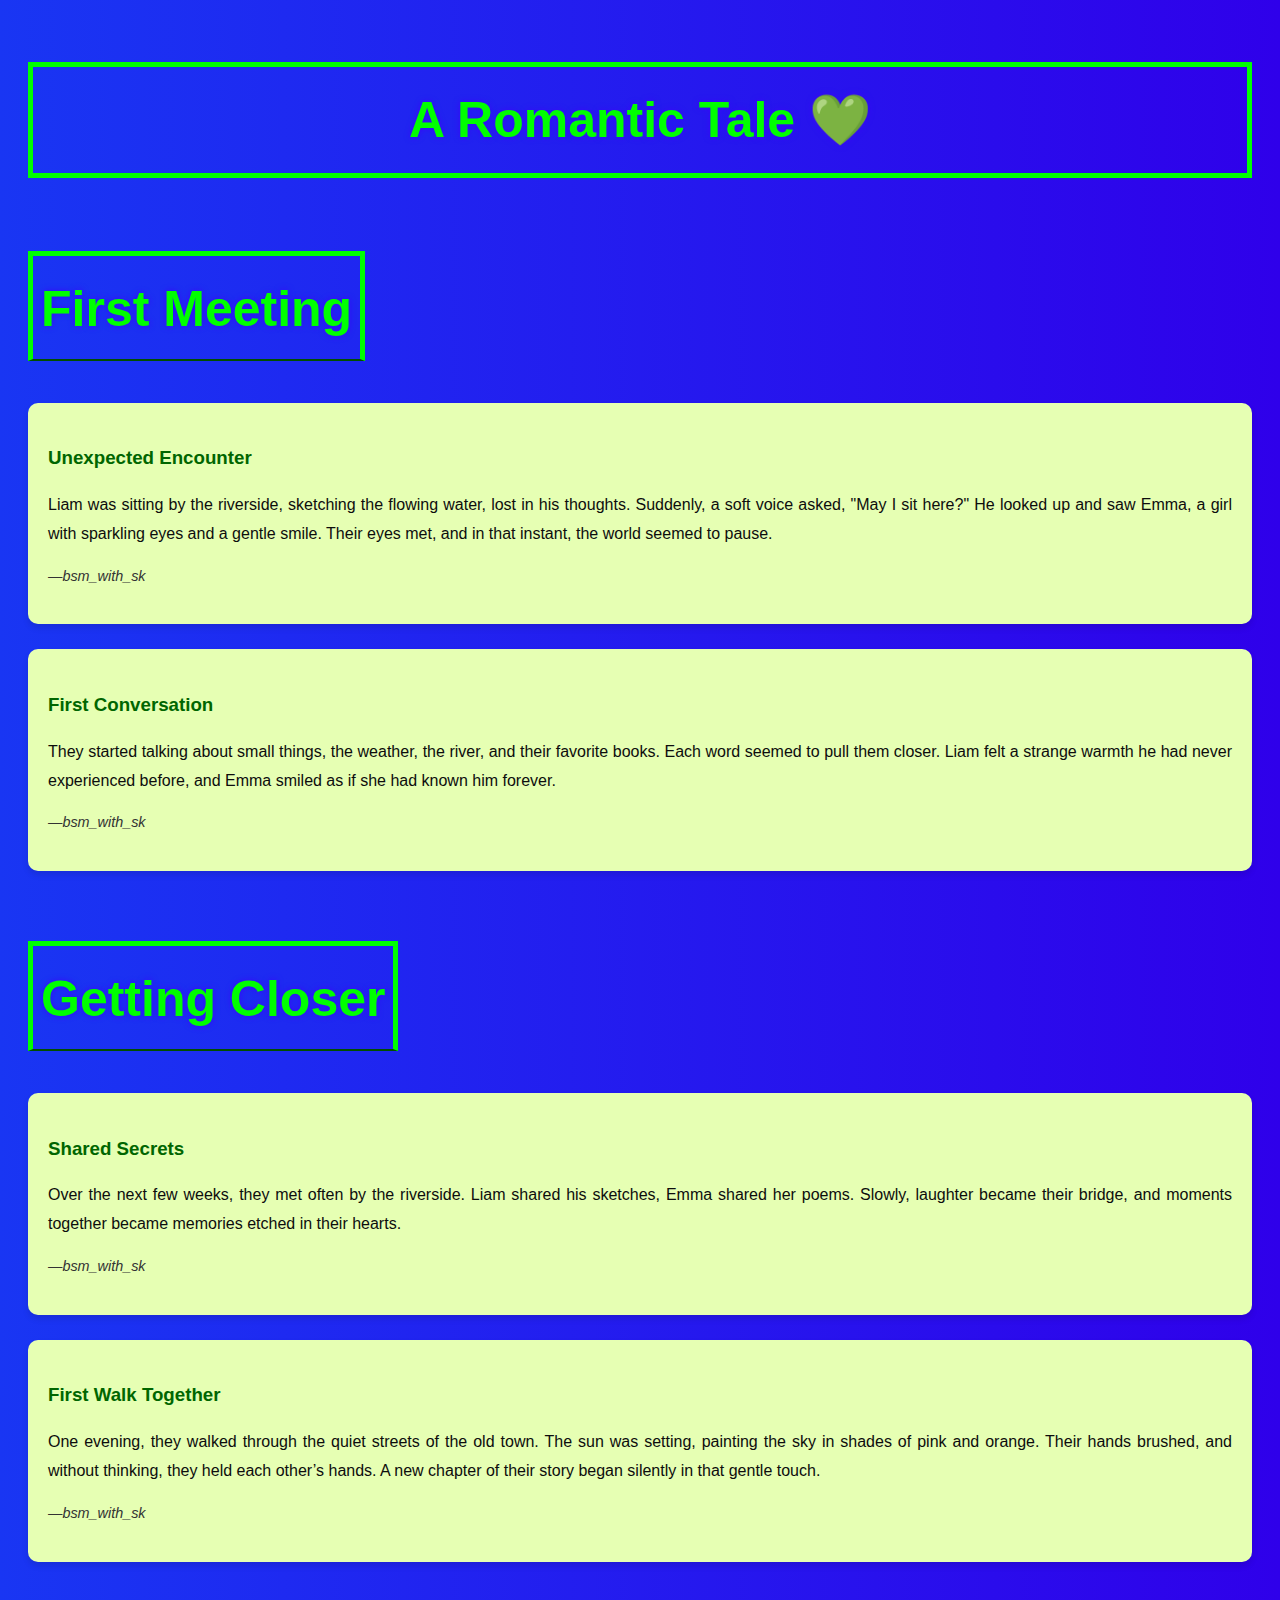
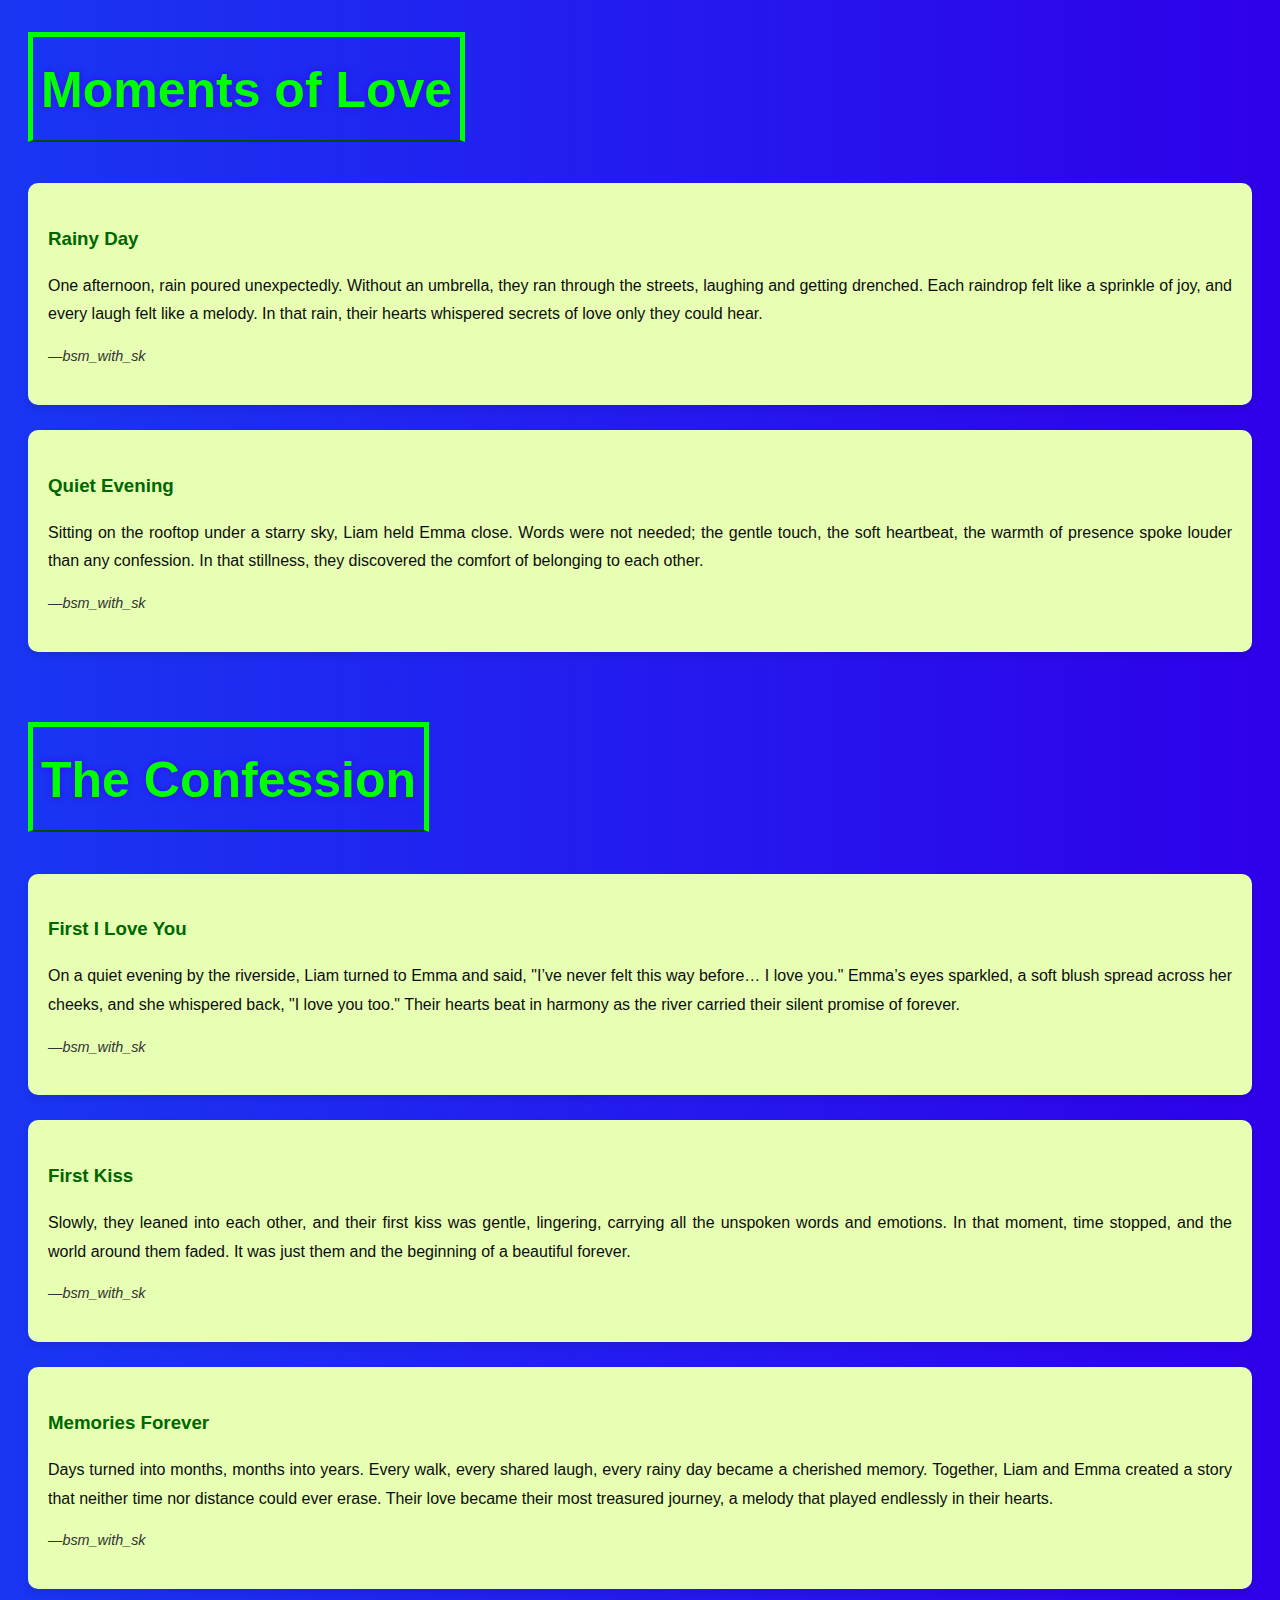
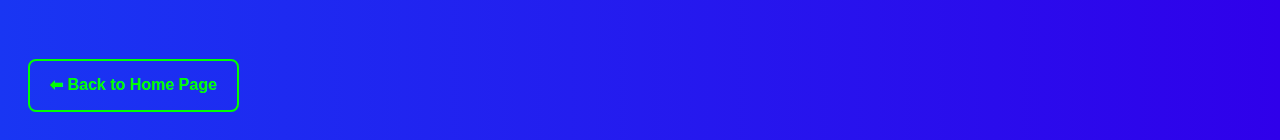
<file: click_here_english.html>
<!DOCTYPE html>
<html lang="en">
<head>
    <meta charset="UTF-8">
    <meta name="viewport" content="width=device-width, initial-scale=1.0">
    <title>Romantic English Story 💚</title>
    <style>
        body {
            font-family: 'Arial', sans-serif;
            background: linear-gradient(to right, #1936f3, #2f00ea);
            color: #0d0d0d; /* Dark text */
            line-height: 1.8;
            padding: 20px;
        }

        h1, h2 {
            text-align: center;
           color: lime;
            font-size: 50px;
            border: 5px solid lime;
            padding: 8px;
            text-shadow: 0 0 6px rgb(58, 5, 249);
        }

        h2 {
            margin-top: 40px;
            border-bottom: 2px solid #004d00;
            display: inline-block;
            padding-bottom: 5px;
        }

        .story-section {
            margin: 30px 0;
        }

        .story-card {
            background: #e6ffb3; /* Lighter lime for card */
            border-radius: 10px;
            padding: 20px;
            margin-bottom: 25px;
            box-shadow: 0 4px 6px rgba(0,0,0,0.1);
        }

        .story-card h3 {
            color: #006600; /* Green heading */
            margin-bottom: 10px;
        }

        .story-card p {
            margin-bottom: 15px;
            text-align: justify;
        }

        .caption {
            font-size: 0.9rem;
            color: #333;
            font-style: italic;
        }

       a.back {
            display: inline-block;
            text-align: center;
            margin-top: 40px;
            color: lime;
            text-decoration: none;
            font-weight: bold;
            border: 2px solid lime;
            padding: 10px 20px;
            border-radius: 8px;
            transition: 0.3s;
        }

        a.back:hover {
            background: #06f606;
            color: #fff;
        }

        a.back:active {
            background: blue;
            color: white;
            border-color: blue;
        }
    </style>
</head>
<body>

    <h1>A Romantic Tale 💚</h1>

    <!-- Section 1: First Meeting -->
    <div class="story-section">
        <h2>First Meeting</h2>
        <div class="story-card">
            <h3>Unexpected Encounter</h3>
            <p>
                Liam was sitting by the riverside, sketching the flowing water, lost in his thoughts.  
                Suddenly, a soft voice asked, "May I sit here?"  
                He looked up and saw Emma, a girl with sparkling eyes and a gentle smile.  
                Their eyes met, and in that instant, the world seemed to pause.  
            </p>
            <p class="caption">—bsm_with_sk</p>
        </div>

        <div class="story-card">
            <h3>First Conversation</h3>
            <p>
                They started talking about small things, the weather, the river, and their favorite books.  
                Each word seemed to pull them closer. Liam felt a strange warmth he had never experienced before,  
                and Emma smiled as if she had known him forever.  
            </p>
            <p class="caption">—bsm_with_sk</p>
        </div>
    </div>

    <!-- Section 2: Getting Closer -->
    <div class="story-section">
        <h2>Getting Closer</h2>
        <div class="story-card">
            <h3>Shared Secrets</h3>
            <p>
                Over the next few weeks, they met often by the riverside.  
                Liam shared his sketches, Emma shared her poems.  
                Slowly, laughter became their bridge, and moments together became memories etched in their hearts.  
            </p>
            <p class="caption">—bsm_with_sk</p>
        </div>

        <div class="story-card">
            <h3>First Walk Together</h3>
            <p>
                One evening, they walked through the quiet streets of the old town.  
                The sun was setting, painting the sky in shades of pink and orange.  
                Their hands brushed, and without thinking, they held each other’s hands.  
                A new chapter of their story began silently in that gentle touch.  
            </p>
            <p class="caption">—bsm_with_sk</p>
        </div>
    </div>

    <!-- Section 3: Moments of Love -->
    <div class="story-section">
        <h2>Moments of Love</h2>
        <div class="story-card">
            <h3>Rainy Day</h3>
            <p>
                One afternoon, rain poured unexpectedly.  
                Without an umbrella, they ran through the streets, laughing and getting drenched.  
                Each raindrop felt like a sprinkle of joy, and every laugh felt like a melody.  
                In that rain, their hearts whispered secrets of love only they could hear.  
            </p>
            <p class="caption">—bsm_with_sk</p>
        </div>

        <div class="story-card">
            <h3>Quiet Evening</h3>
            <p>
                Sitting on the rooftop under a starry sky, Liam held Emma close.  
                Words were not needed; the gentle touch, the soft heartbeat, the warmth of presence spoke louder than any confession.  
                In that stillness, they discovered the comfort of belonging to each other.  
            </p>
            <p class="caption">—bsm_with_sk</p>
        </div>
    </div>

    <!-- Section 4: Confession -->
    <div class="story-section">
        <h2>The Confession</h2>
        <div class="story-card">
            <h3>First I Love You</h3>
            <p>
                On a quiet evening by the riverside, Liam turned to Emma and said,  
                "I’ve never felt this way before… I love you."  
                Emma’s eyes sparkled, a soft blush spread across her cheeks,  
                and she whispered back, "I love you too."  
                Their hearts beat in harmony as the river carried their silent promise of forever.  
            </p>
            <p class="caption">—bsm_with_sk</p>
        </div>

        <div class="story-card">
            <h3>First Kiss</h3>
            <p>
                Slowly, they leaned into each other, and their first kiss was gentle, lingering,  
                carrying all the unspoken words and emotions.  
                In that moment, time stopped, and the world around them faded.  
                It was just them and the beginning of a beautiful forever.  
            </p>
            <p class="caption">—bsm_with_sk</p>
        </div>

        <div class="story-card">
            <h3>Memories Forever</h3>
            <p>
                Days turned into months, months into years.  
                Every walk, every shared laugh, every rainy day became a cherished memory.  
                Together, Liam and Emma created a story that neither time nor distance could ever erase.  
                Their love became their most treasured journey, a melody that played endlessly in their hearts.  
            </p>
            <p class="caption">—bsm_with_sk</p>
        </div>
    </div>

    <!-- Back button -->
    <a href="index.html" class="back">⬅ Back to Home Page</a>

</body>
</html>
</file>
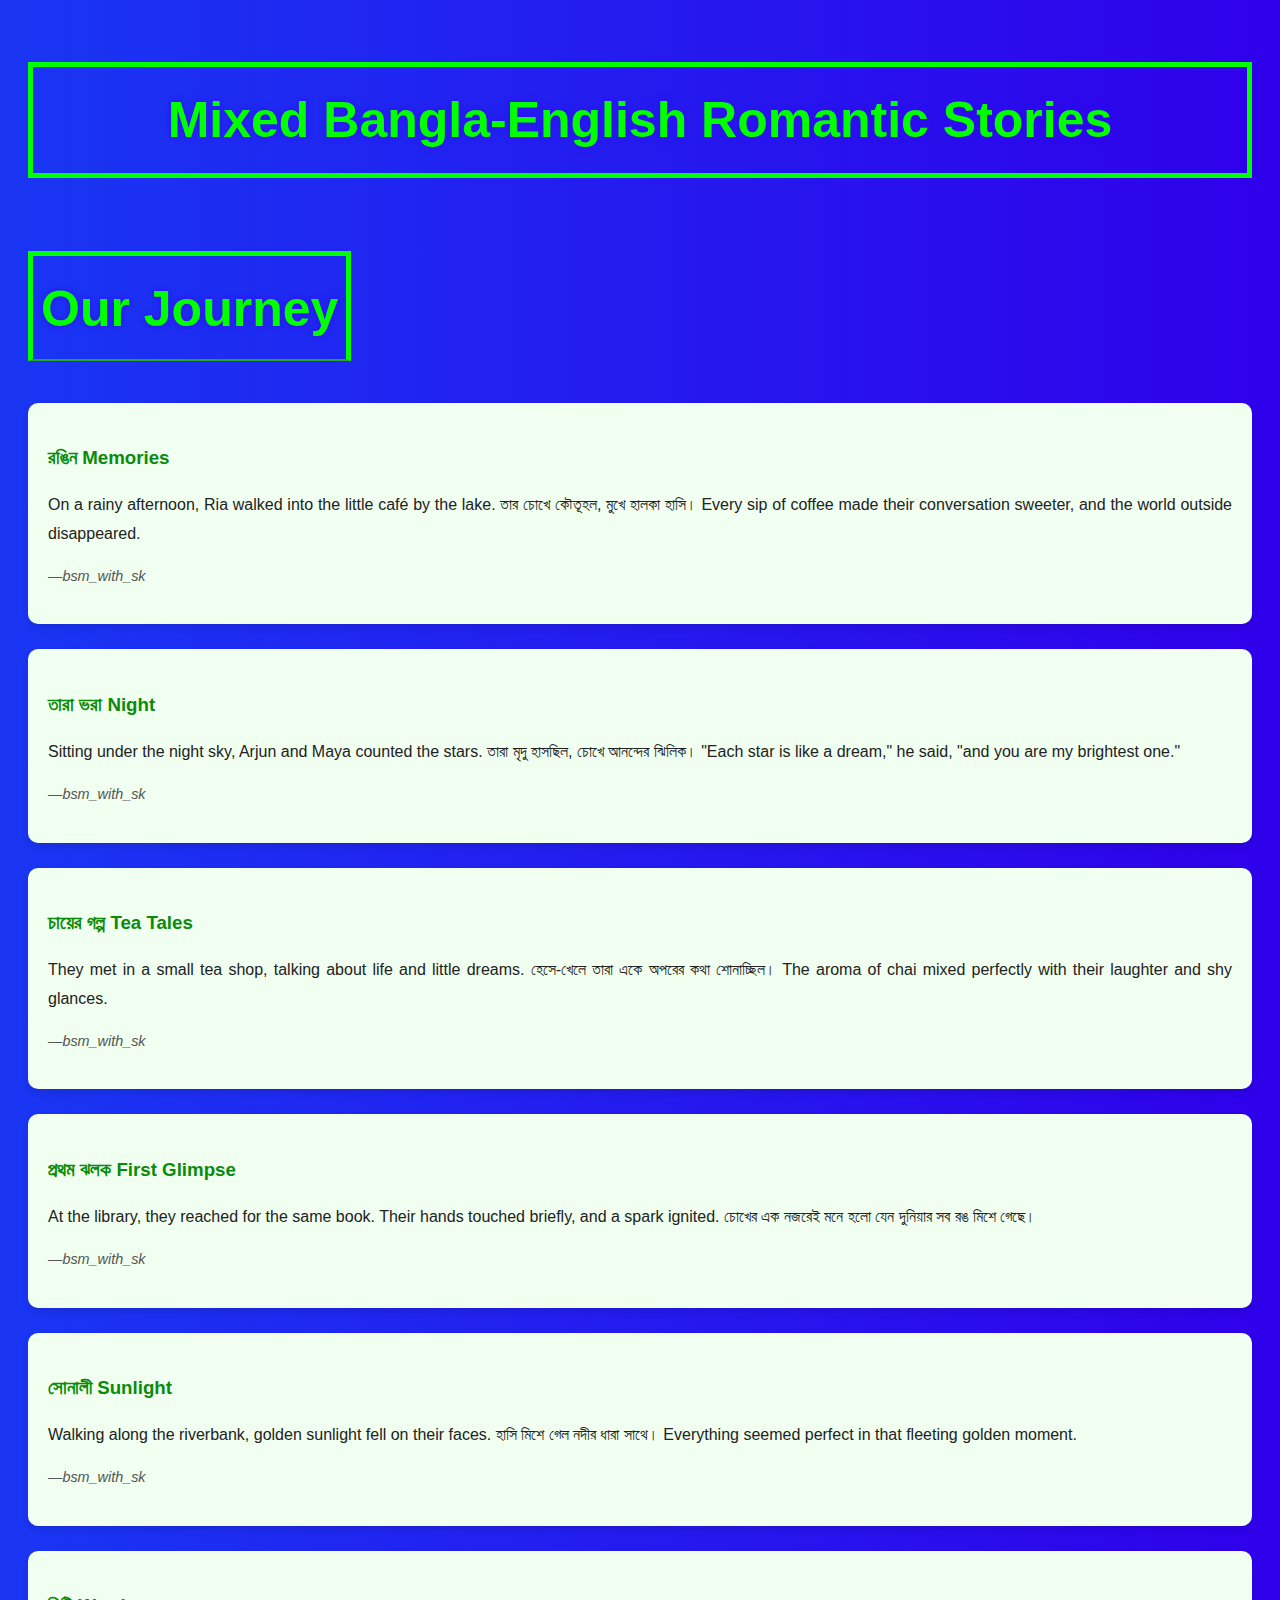
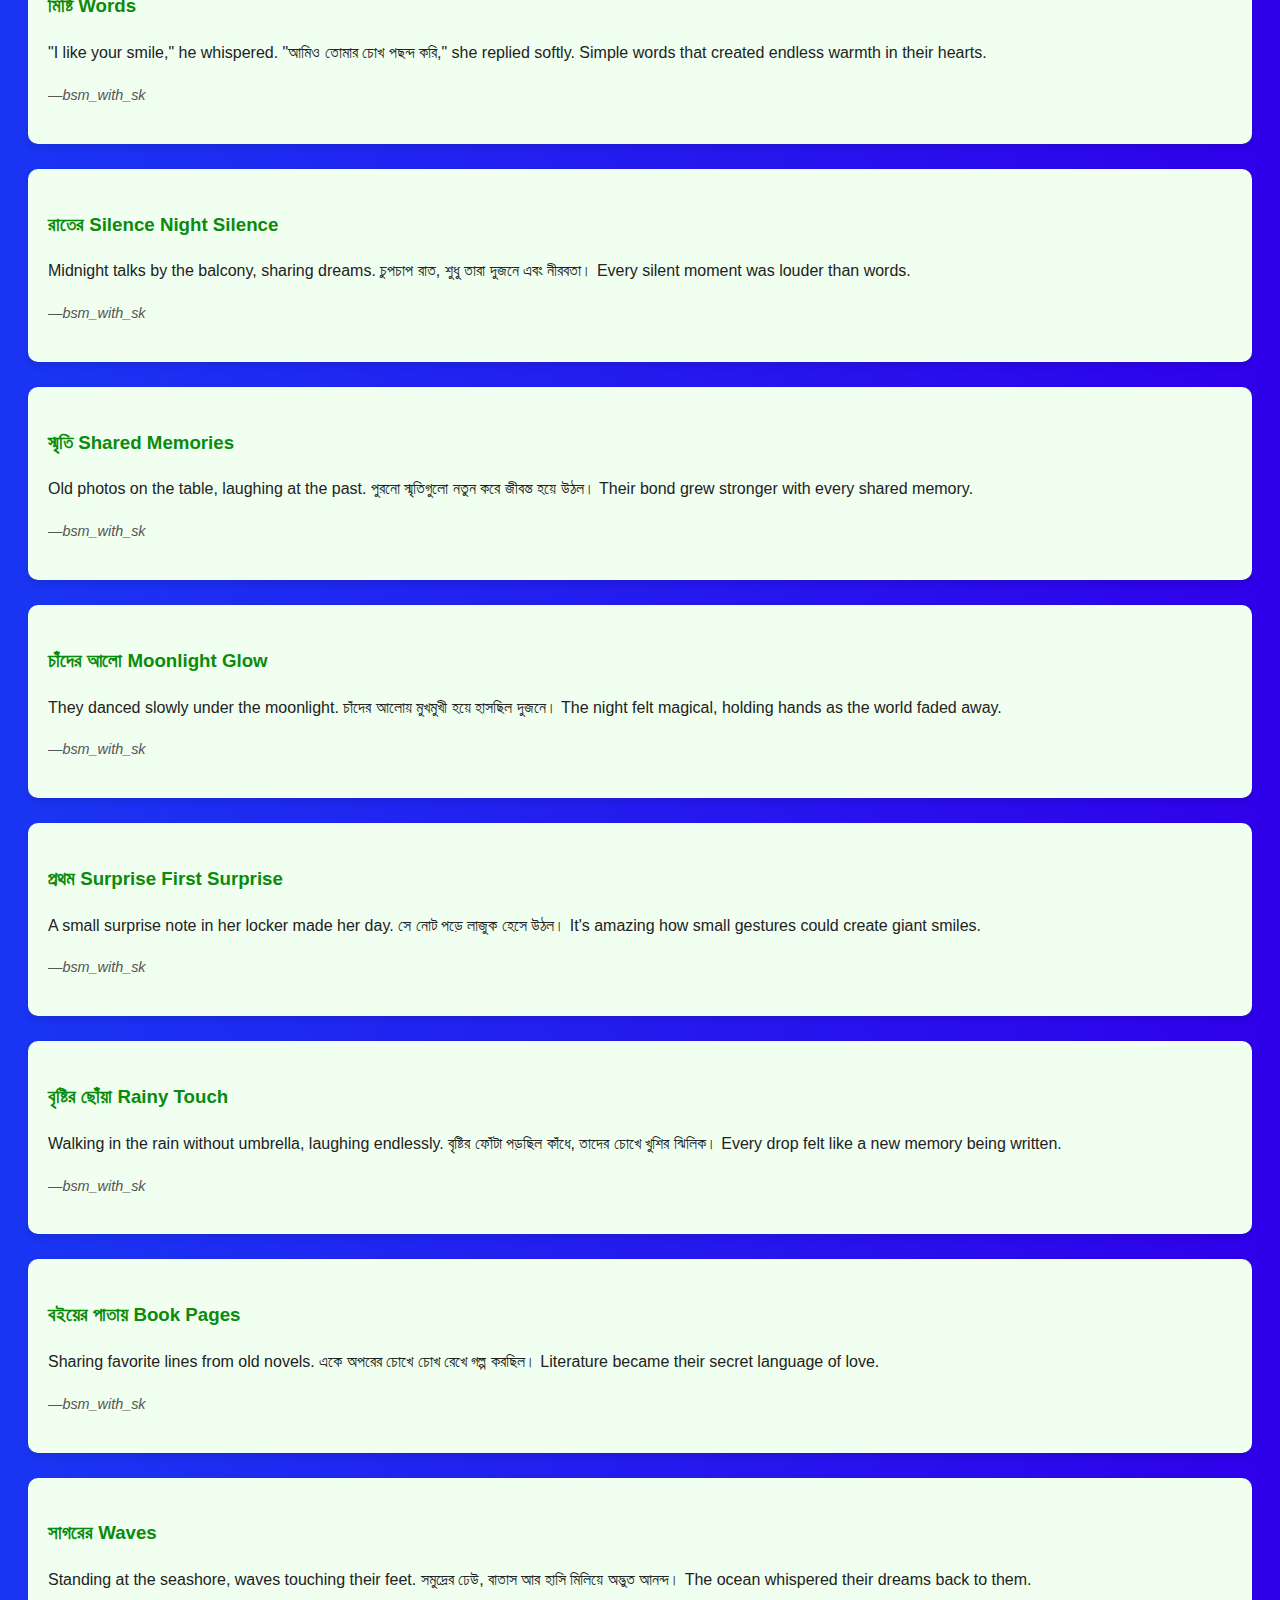
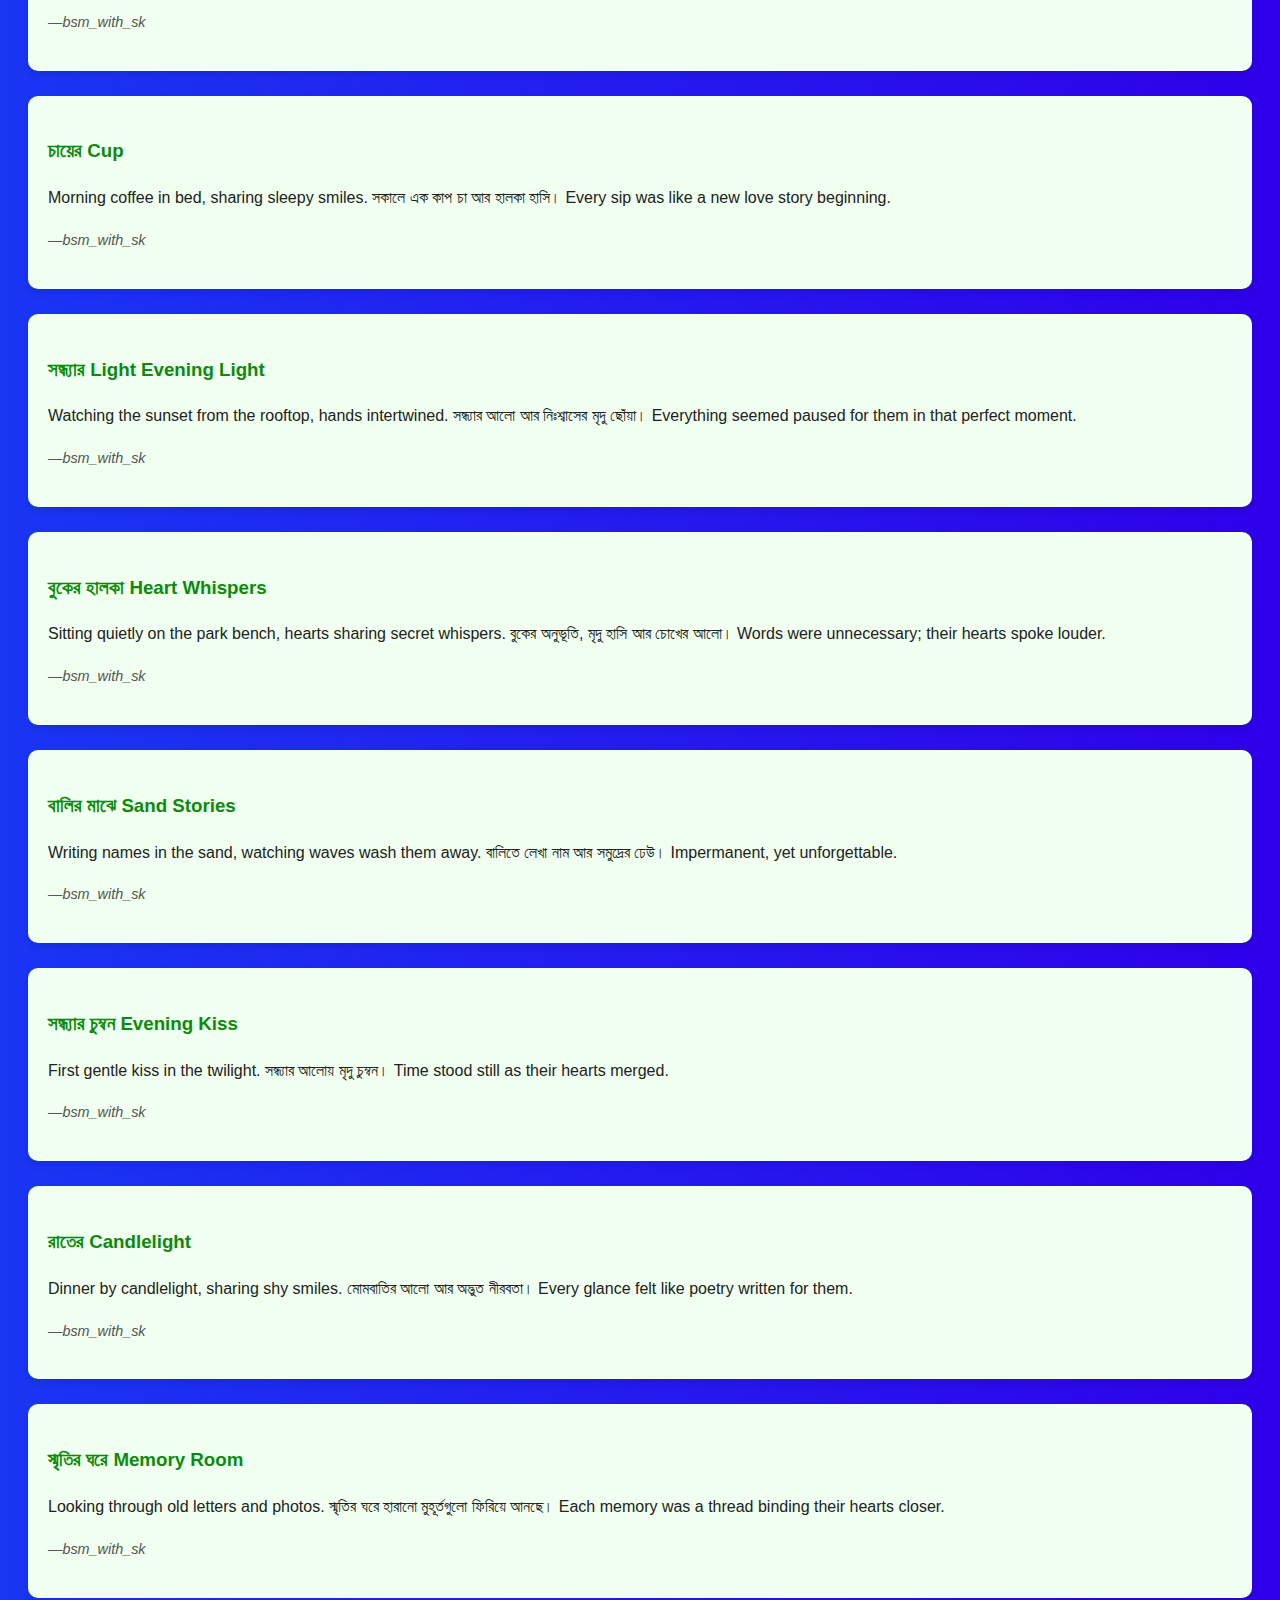
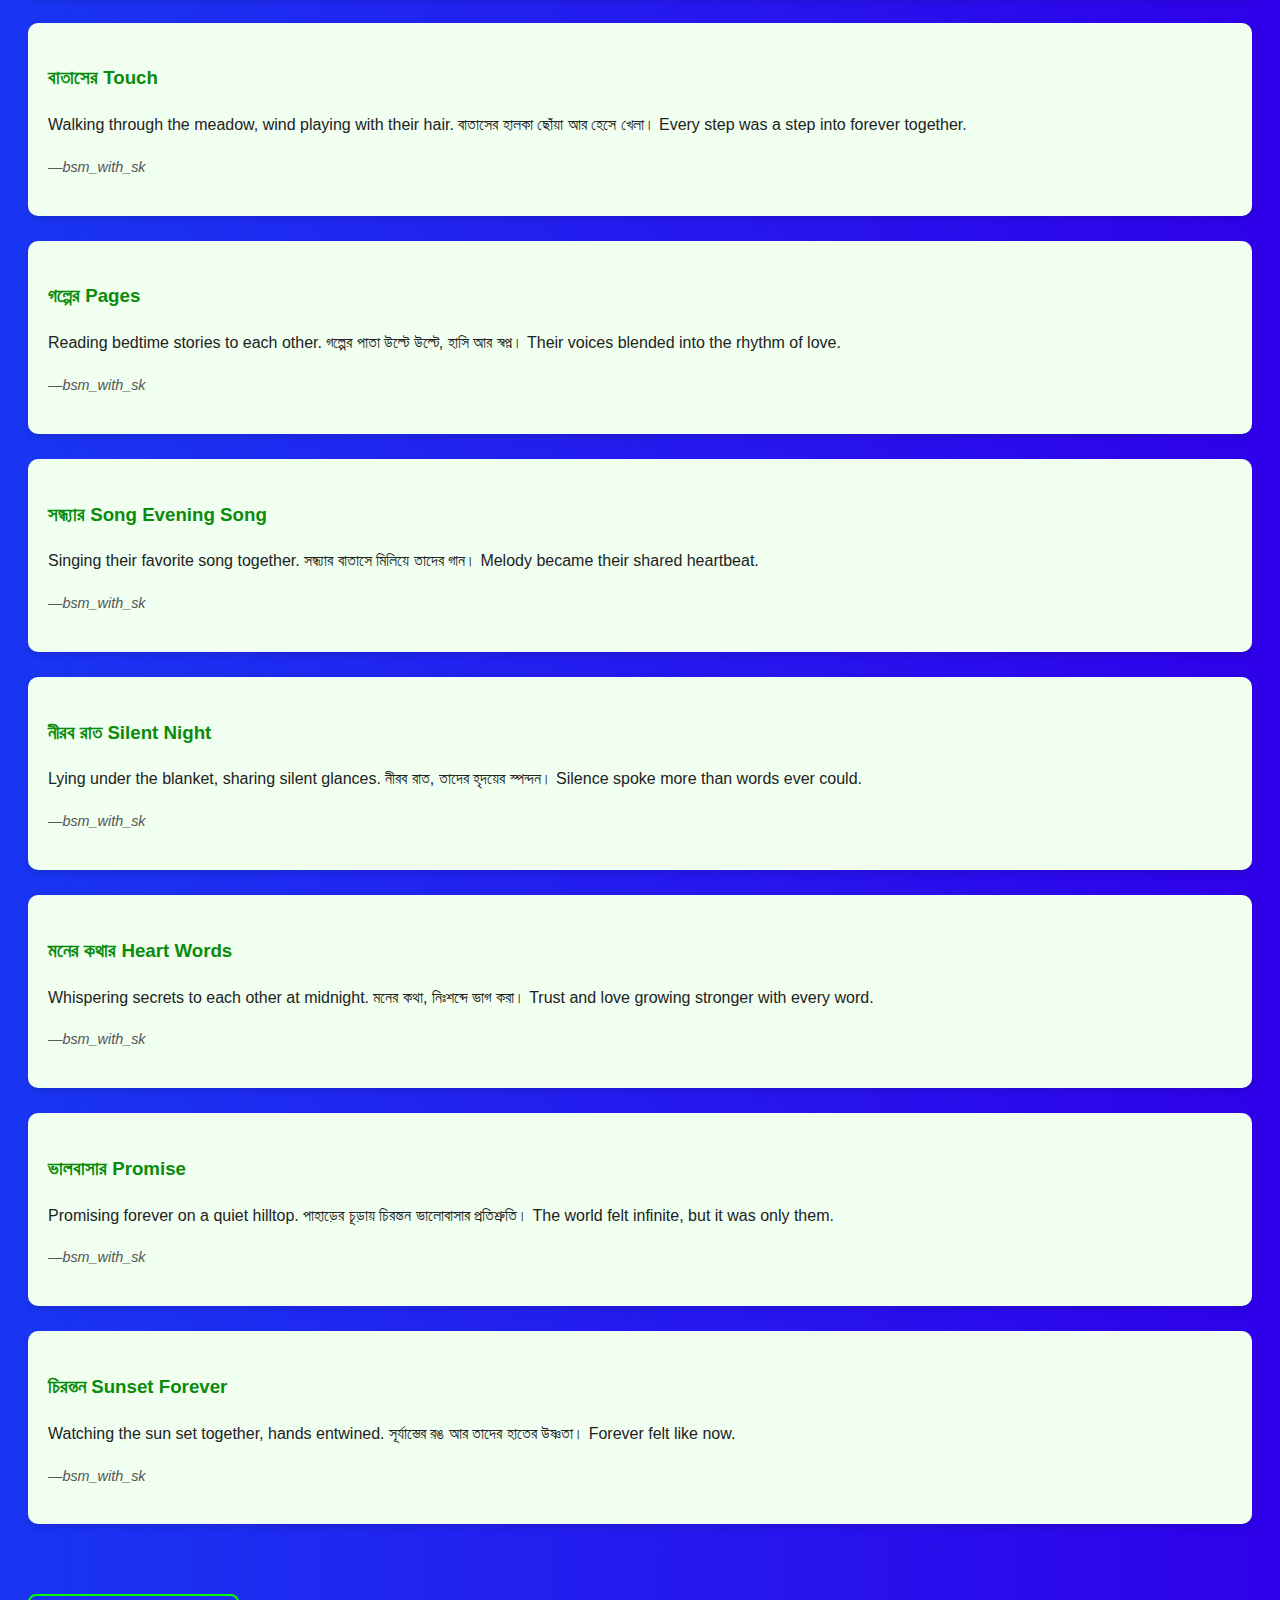
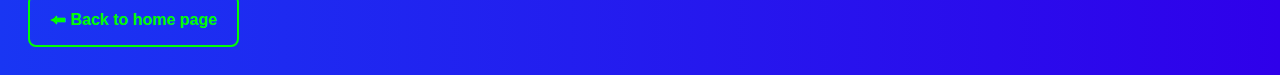
<file: click_here_mixed.html>
<!DOCTYPE html>
<html lang="bn">
<head>
    <meta charset="UTF-8">
    <meta name="viewport" content="width=device-width, initial-scale=1.0">
    <title>Mixed Bangla-English Romantic Stories ❤️</title>
    <style>
        body {
            font-family: 'SolaimanLipi', sans-serif;
            background: linear-gradient(to right, #1936f3, #2f00ea);
            color: #222;
            line-height: 1.8;
            padding: 20px;
        }

        h1, h2 {
             text-align: center;
           color: lime;
            font-size: 50px;
            border: 5px solid lime;
            padding: 8px;
            text-shadow: 0 0 6px rgb(58, 5, 249);
        }

        h2 {
            margin-top: 40px;
            border-bottom: 2px solid #28a428;
            display: inline-block;
            padding-bottom: 5px;
        }

        .story-section {
            margin: 30px 0;
        }

        .story-card {
            background: #f0fff0;
            border-radius: 10px;
            padding: 20px;
            margin-bottom: 25px;
            box-shadow: 0 4px 6px rgba(0,0,0,0.1);
        }

        .story-card h3 {
            color: #0b8b0b;
            margin-bottom: 10px;
        }

        .story-card p {
            margin-bottom: 15px;
            text-align: justify;
        }

        .caption {
            font-size: 0.9rem;
            color: #555;
            font-style: italic;
        }

        a.back {
            display: inline-block;
            text-align: center;
            margin-top: 40px;
            color: lime;
            text-decoration: none;
            font-weight: bold;
            border: 2px solid lime;
            padding: 10px 20px;
            border-radius: 8px;
            transition: 0.3s;
        }

        a.back:hover {
            background: #06f606;
            color: #fff;
        }

        a.back:active {
            background: blue;
            color: white;
            border-color: blue;
        }
    </style>
</head>
<body>

<h1>Mixed Bangla-English Romantic Stories</h1>

<div class="story-section">
    <h2>Our Journey</h2>

    <!-- 25 Stories -->
    <div class="story-card">
        <h3>রঙিন Memories</h3>
        <p>
            On a rainy afternoon, Ria walked into the little café by the lake.  
            তার চোখে কৌতূহল, মুখে হালকা হাসি।  
            Every sip of coffee made their conversation sweeter, and the world outside disappeared.
        </p>
        <p class="caption">—bsm_with_sk</p>
    </div>

    <div class="story-card">
        <h3>তারা ভরা Night</h3>
        <p>
            Sitting under the night sky, Arjun and Maya counted the stars.  
            তারা মৃদু হাসছিল, চোখে আনন্দের ঝিলিক।  
            "Each star is like a dream," he said, "and you are my brightest one."
        </p>
        <p class="caption">—bsm_with_sk</p>
    </div>

    <div class="story-card">
        <h3>চায়ের গল্প Tea Tales</h3>
        <p>
            They met in a small tea shop, talking about life and little dreams.  
            হেসে-খেলে তারা একে অপরের কথা শোনাচ্ছিল।  
            The aroma of chai mixed perfectly with their laughter and shy glances.
        </p>
        <p class="caption">—bsm_with_sk</p>
    </div>

    <div class="story-card">
        <h3>প্রথম ঝলক First Glimpse</h3>
        <p>
            At the library, they reached for the same book.  
            Their hands touched briefly, and a spark ignited.  
            চোখের এক নজরেই মনে হলো যেন দুনিয়ার সব রঙ মিশে গেছে।
        </p>
        <p class="caption">—bsm_with_sk</p>
    </div>

    <div class="story-card">
        <h3>সোনালী Sunlight</h3>
        <p>
            Walking along the riverbank, golden sunlight fell on their faces.  
            হাসি মিশে গেল নদীর ধারা সাথে।  
            Everything seemed perfect in that fleeting golden moment.
        </p>
        <p class="caption">—bsm_with_sk</p>
    </div>

    <div class="story-card">
        <h3>মিষ্টি Words</h3>
        <p>
            "I like your smile," he whispered.  
            "আমিও তোমার চোখ পছন্দ করি," she replied softly.  
            Simple words that created endless warmth in their hearts.
        </p>
        <p class="caption">—bsm_with_sk</p>
    </div>

    <div class="story-card">
        <h3>রাতের Silence Night Silence</h3>
        <p>
            Midnight talks by the balcony, sharing dreams.  
            চুপচাপ রাত, শুধু তারা দুজনে এবং নীরবতা।  
            Every silent moment was louder than words.
        </p>
        <p class="caption">—bsm_with_sk</p>
    </div>

    <div class="story-card">
        <h3>স্মৃতি Shared Memories</h3>
        <p>
            Old photos on the table, laughing at the past.  
            পুরনো স্মৃতিগুলো নতুন করে জীবন্ত হয়ে উঠল।  
            Their bond grew stronger with every shared memory.
        </p>
        <p class="caption">—bsm_with_sk</p>
    </div>

    <div class="story-card">
        <h3>চাঁদের আলো Moonlight Glow</h3>
        <p>
            They danced slowly under the moonlight.  
            চাঁদের আলোয় মুখমুখী হয়ে হাসছিল দুজনে।  
            The night felt magical, holding hands as the world faded away.
        </p>
        <p class="caption">—bsm_with_sk</p>
    </div>

    <div class="story-card">
        <h3>প্রথম Surprise First Surprise</h3>
        <p>
            A small surprise note in her locker made her day.  
            সে নোট পড়ে লাজুক হেসে উঠল।  
            It's amazing how small gestures could create giant smiles.
        </p>
        <p class="caption">—bsm_with_sk</p>
    </div>

    <div class="story-card">
        <h3>বৃষ্টির ছোঁয়া Rainy Touch</h3>
        <p>
            Walking in the rain without umbrella, laughing endlessly.  
            বৃষ্টির ফোঁটা পড়ছিল কাঁধে, তাদের চোখে খুশির ঝিলিক।  
            Every drop felt like a new memory being written.
        </p>
        <p class="caption">—bsm_with_sk</p>
    </div>

    <div class="story-card">
        <h3>বইয়ের পাতায় Book Pages</h3>
        <p>
            Sharing favorite lines from old novels.  
            একে অপরের চোখে চোখ রেখে গল্প করছিল।  
            Literature became their secret language of love.
        </p>
        <p class="caption">—bsm_with_sk</p>
    </div>

    <div class="story-card">
        <h3>সাগরের Waves</h3>
        <p>
            Standing at the seashore, waves touching their feet.  
            সমুদ্রের ঢেউ, বাতাস আর হাসি মিলিয়ে অদ্ভুত আনন্দ।  
            The ocean whispered their dreams back to them.
        </p>
        <p class="caption">—bsm_with_sk</p>
    </div>

    <div class="story-card">
        <h3>চায়ের Cup</h3>
        <p>
            Morning coffee in bed, sharing sleepy smiles.  
            সকালে এক কাপ চা আর হালকা হাসি।  
            Every sip was like a new love story beginning.
        </p>
        <p class="caption">—bsm_with_sk</p>
    </div>

    <div class="story-card">
        <h3>সন্ধ্যার Light Evening Light</h3>
        <p>
            Watching the sunset from the rooftop, hands intertwined.  
            সন্ধ্যার আলো আর নিঃশ্বাসের মৃদু ছোঁয়া।  
            Everything seemed paused for them in that perfect moment.
        </p>
        <p class="caption">—bsm_with_sk</p>
    </div>

    <div class="story-card">
        <h3>বুকের হালকা Heart Whispers</h3>
        <p>
            Sitting quietly on the park bench, hearts sharing secret whispers.  
            বুকের অনুভূতি, মৃদু হাসি আর চোখের আলো।  
            Words were unnecessary; their hearts spoke louder.
        </p>
        <p class="caption">—bsm_with_sk</p>
    </div>

    <div class="story-card">
        <h3>বালির মাঝে Sand Stories</h3>
        <p>
            Writing names in the sand, watching waves wash them away.  
            বালিতে লেখা নাম আর সমুদ্রের ঢেউ।  
            Impermanent, yet unforgettable.
        </p>
        <p class="caption">—bsm_with_sk</p>
    </div>

    <div class="story-card">
        <h3>সন্ধ্যার চুম্বন Evening Kiss</h3>
        <p>
            First gentle kiss in the twilight.  
            সন্ধ্যার আলোয় মৃদু চুম্বন।  
            Time stood still as their hearts merged.
        </p>
        <p class="caption">—bsm_with_sk</p>
    </div>

    <div class="story-card">
        <h3>রাতের Candlelight</h3>
        <p>
            Dinner by candlelight, sharing shy smiles.  
            মোমবাতির আলো আর অদ্ভুত নীরবতা।  
            Every glance felt like poetry written for them.
        </p>
        <p class="caption">—bsm_with_sk</p>
    </div>

    <div class="story-card">
        <h3>স্মৃতির ঘরে Memory Room</h3>
        <p>
            Looking through old letters and photos.  
            স্মৃতির ঘরে হারানো মুহূর্তগুলো ফিরিয়ে আনছে।  
            Each memory was a thread binding their hearts closer.
        </p>
        <p class="caption">—bsm_with_sk</p>
    </div>

    <div class="story-card">
        <h3>বাতাসের Touch</h3>
        <p>
            Walking through the meadow, wind playing with their hair.  
            বাতাসের হালকা ছোঁয়া আর হেসে খেলা।  
            Every step was a step into forever together.
        </p>
        <p class="caption">—bsm_with_sk</p>
    </div>

    <div class="story-card">
        <h3>গল্পের Pages</h3>
        <p>
            Reading bedtime stories to each other.  
            গল্পের পাতা উল্টে উল্টে, হাসি আর স্বপ্ন।  
            Their voices blended into the rhythm of love.
        </p>
        <p class="caption">—bsm_with_sk</p>
    </div>

    <div class="story-card">
        <h3>সন্ধ্যার Song Evening Song</h3>
        <p>
            Singing their favorite song together.  
            সন্ধ্যার বাতাসে মিলিয়ে তাদের গান।  
            Melody became their shared heartbeat.
        </p>
        <p class="caption">—bsm_with_sk</p>
    </div>

    <div class="story-card">
        <h3>নীরব রাত Silent Night</h3>
        <p>
            Lying under the blanket, sharing silent glances.  
            নীরব রাত, তাদের হৃদয়ের স্পন্দন।  
            Silence spoke more than words ever could.
        </p>
        <p class="caption">—bsm_with_sk</p>
    </div>

    <div class="story-card">
        <h3>মনের কথার Heart Words</h3>
        <p>
            Whispering secrets to each other at midnight.  
            মনের কথা, নিঃশব্দে ভাগ করা।  
            Trust and love growing stronger with every word.
        </p>
        <p class="caption">—bsm_with_sk</p>
    </div>

    <div class="story-card">
        <h3>ভালবাসার Promise</h3>
        <p>
            Promising forever on a quiet hilltop.  
            পাহাড়ের চূড়ায় চিরন্তন ভালোবাসার প্রতিশ্রুতি।  
            The world felt infinite, but it was only them.
        </p>
        <p class="caption">—bsm_with_sk</p>
    </div>

    <div class="story-card">
        <h3>চিরন্তন Sunset Forever</h3>
        <p>
            Watching the sun set together, hands entwined.  
            সূর্যাস্তের রঙ আর তাদের হাতের উষ্ণতা।  
            Forever felt like now.
        </p>
        <p class="caption">—bsm_with_sk</p>
    </div>

</div>

<!-- Back button -->
<a href="index.html" class="back">⬅ Back to home page</a>

</body>
</html>
</file>
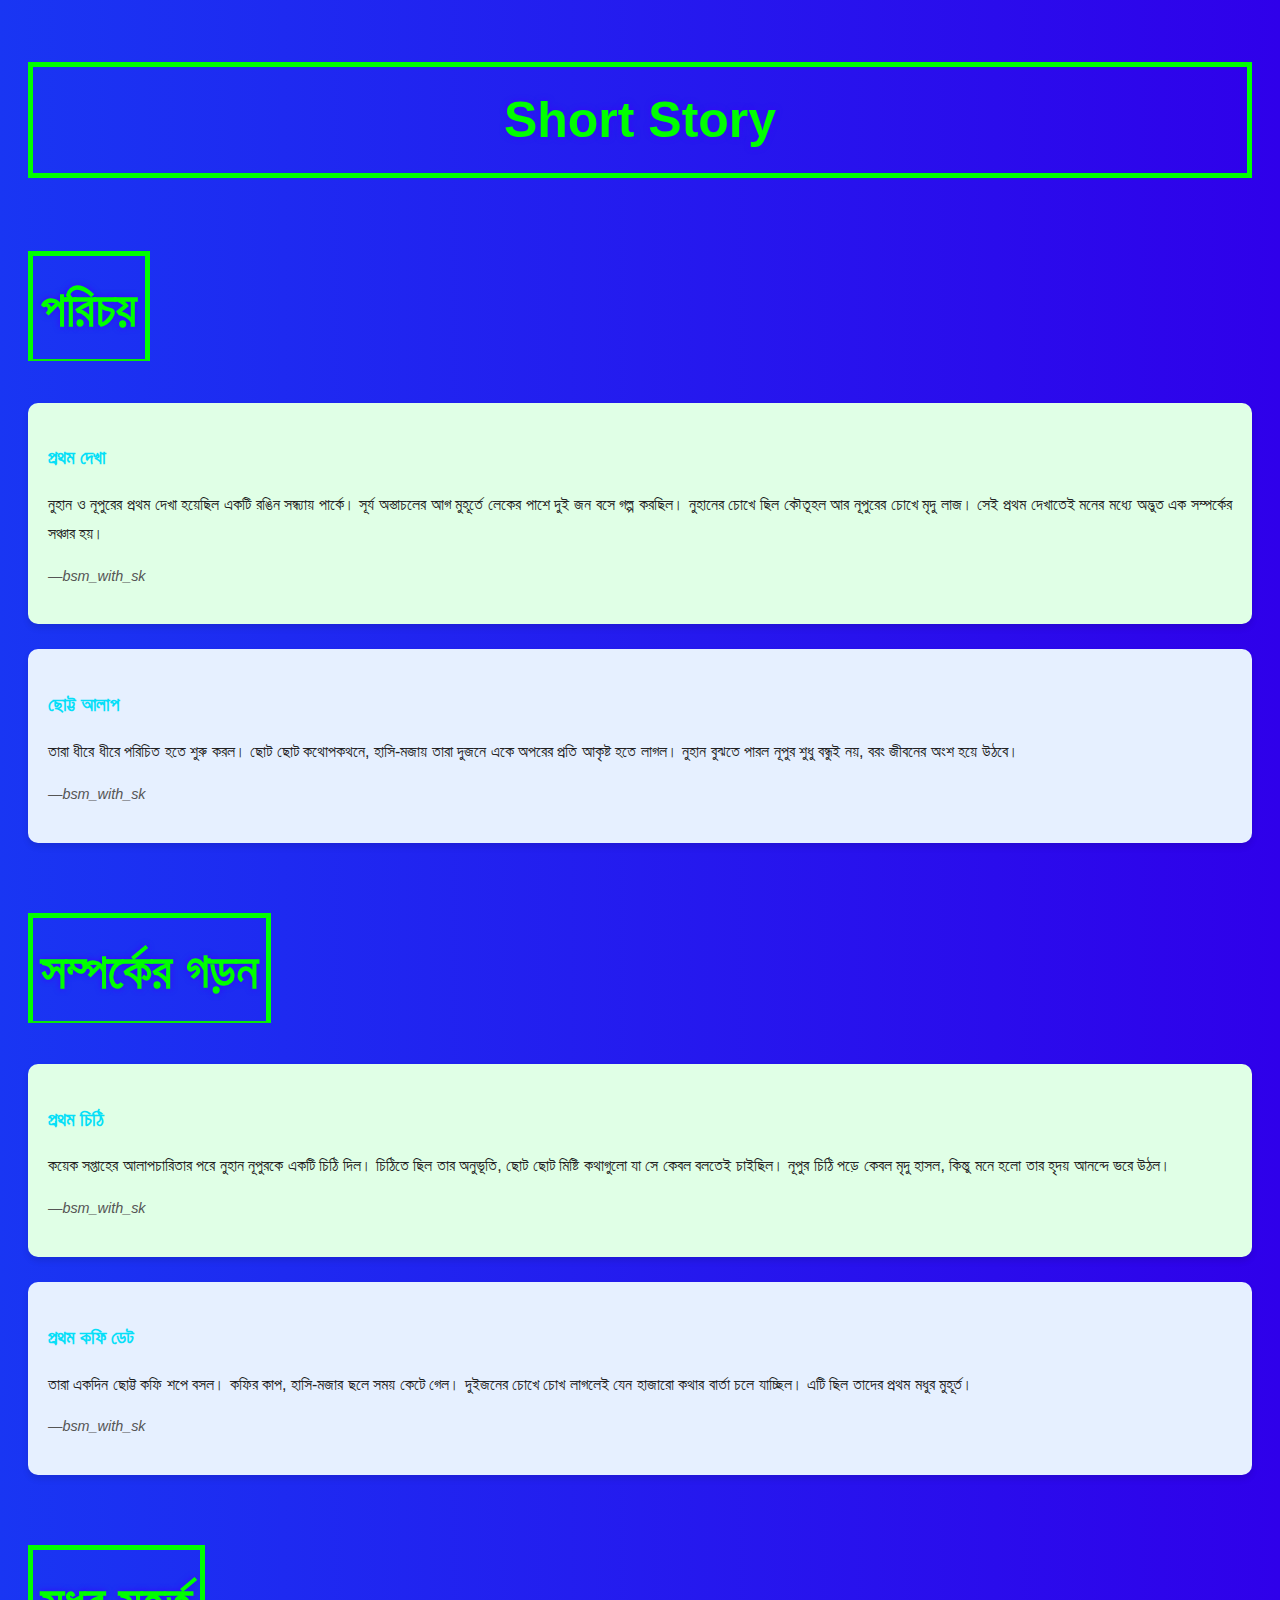
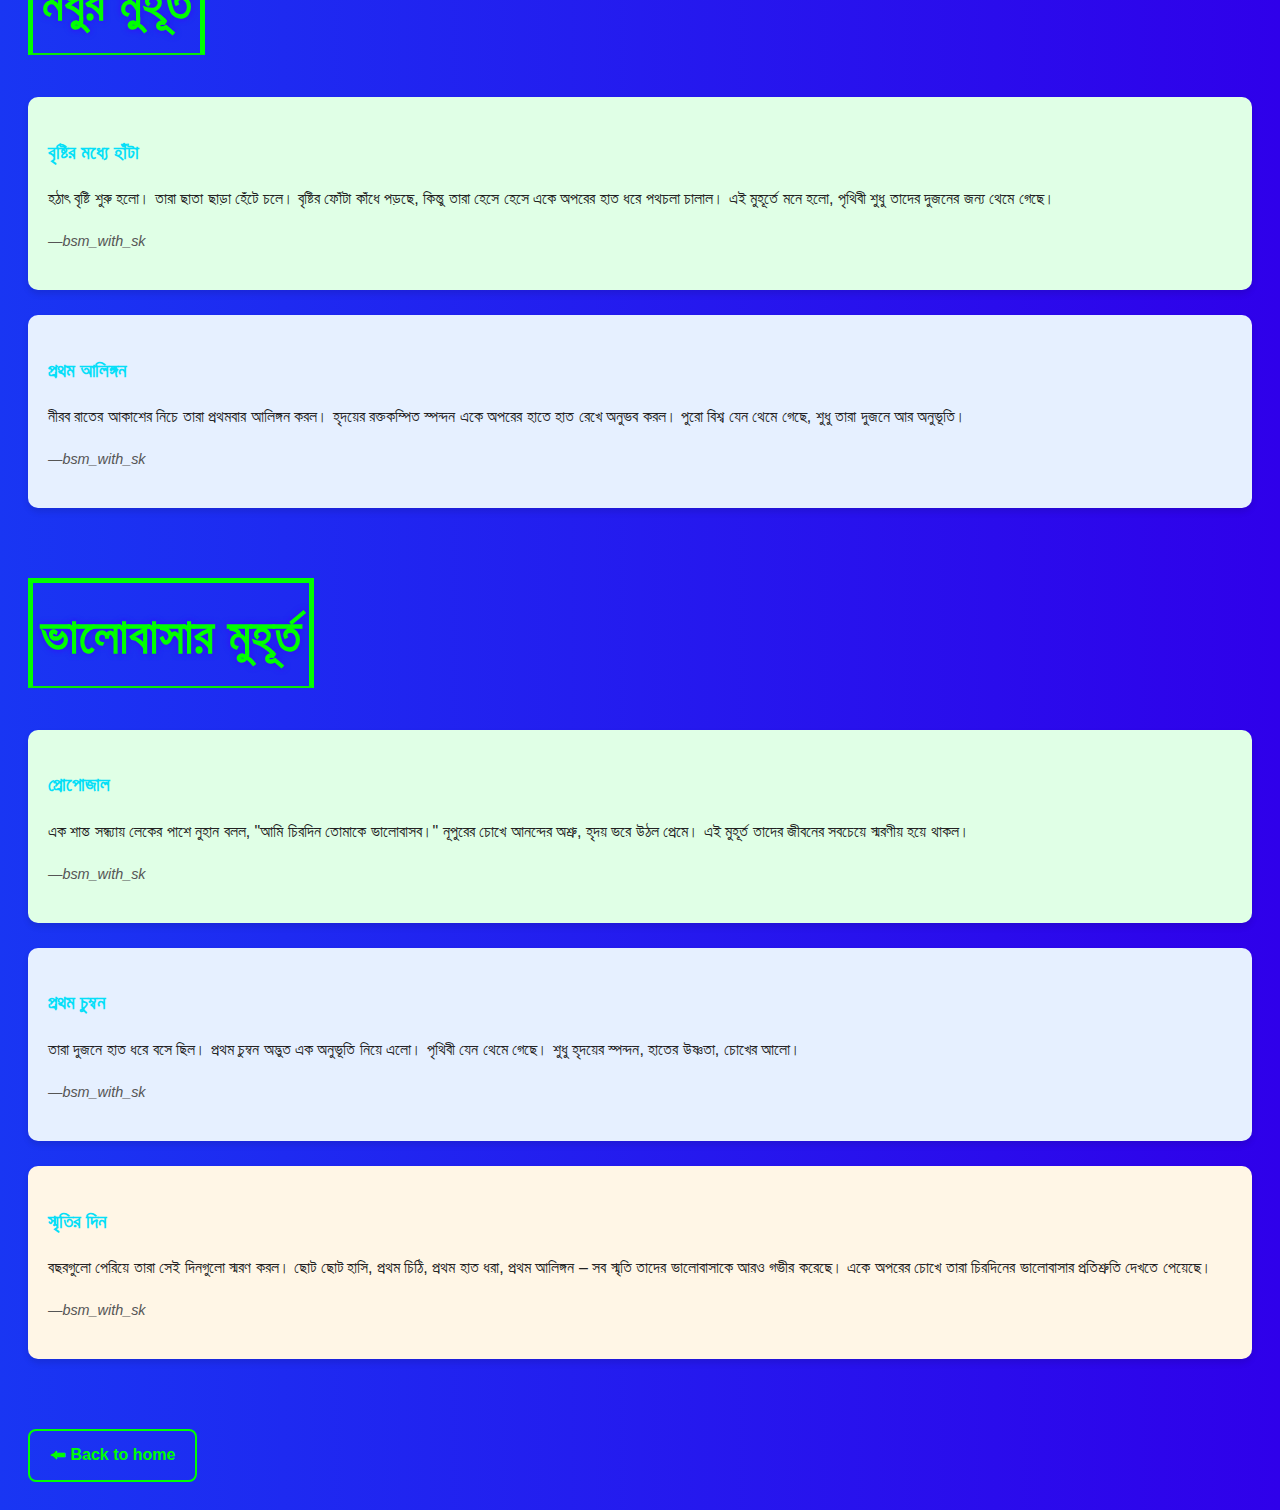
<file: click_here_to_read_more.html>
<!DOCTYPE html>
<html lang="bn">
<head>
    <meta charset="UTF-8">
    <meta name="viewport" content="width=device-width, initial-scale=1.0">
    <title>Bangla Romantic Story ❤️</title>
    <style>
        body {
            font-family: 'SolaimanLipi', sans-serif;
            /* Page main background color changed to lime gradient */
            background: linear-gradient(to right, #1936f3, #2f00ea);
            color: #222;
            line-height: 1.8;
            padding: 20px;
        }

        h1, h2 {
            text-align: center;
           color: lime;
            font-size: 50px;
            border: 5px solid lime;
            padding: 8px;
            text-shadow: 0 0 6px rgb(58, 5, 249);
        }

        h2 {
            margin-top: 40px;
            border-bottom: 2px solid #0ae906;
            display: inline-block;
            padding-bottom: 5px;
        }

        .story-section {
            margin: 30px 0;
        }

        /* Individual card colors using :nth-child */
        .story-card:nth-child(1) { background: #ffe6f0; }
        .story-card:nth-child(2) { background: #e0ffe6; }
        .story-card:nth-child(3) { background: #e6f0ff; }
        .story-card:nth-child(4) { background: #fff6e6; }
        .story-card:nth-child(5) { background: #ffe6f0; }
        .story-card:nth-child(6) { background: #e0ffe6; }
        .story-card:nth-child(7) { background: #e6f0ff; }
        .story-card:nth-child(8) { background: #fff6e6; }
        .story-card:nth-child(9) { background: #ffe6f0; }
        .story-card:nth-child(10) { background: #e0ffe6; }
        .story-card:nth-child(11) { background: #e6f0ff; }
        .story-card:nth-child(12) { background: #fff6e6; }

        .story-card {
            border-radius: 10px;
            padding: 20px;
            margin-bottom: 25px;
            box-shadow: 0 4px 6px rgba(0,0,0,0.1);
        }

        .story-card h3 {
            color: #06dff8;
            margin-bottom: 10px;
        }

        .story-card p {
            margin-bottom: 15px;
            text-align: justify;
        }

        .caption {
            font-size: 0.9rem;
            color: #555;
            font-style: italic;
        }

        a.back {
            display: inline-block;
            text-align: center;
            margin-top: 40px;
            color: lime;
            text-decoration: none;
            font-weight: bold;
            border: 2px solid lime;
            padding: 10px 20px;
            border-radius: 8px;
            transition: 0.3s;
        }

        a.back:hover {
            background: #06f606;
            color: #fff;
        }

        a.back:active {
            background: blue;
            color: white;
            border-color: blue;
        }
    </style>
</head>
<body>

    <h1>Short Story</h1>

    <!-- Section 1: পরিচয় -->
    <div class="story-section">
        <h2>পরিচয়</h2>
        <div class="story-card">
            <h3>প্রথম দেখা</h3>
            <p>
                নুহান ও নূপুরের প্রথম দেখা হয়েছিল একটি রঙিন সন্ধ্যায় পার্কে।  
                সূর্য অস্তাচলের আগ মুহূর্তে লেকের পাশে দুই জন বসে গল্প করছিল।  
                নুহানের চোখে ছিল কৌতূহল আর নূপুরের চোখে মৃদু লাজ।  
                সেই প্রথম দেখাতেই মনের মধ্যে অদ্ভুত এক সম্পর্কের সঞ্চার হয়।  
            </p>
            <p class="caption">—bsm_with_sk</p>
        </div>

        <div class="story-card">
            <h3>ছোট্ট আলাপ</h3>
            <p>
                তারা ধীরে ধীরে পরিচিত হতে শুরু করল।  
                ছোট ছোট কথোপকথনে, হাসি-মজায় তারা দুজনে একে অপরের প্রতি আকৃষ্ট হতে লাগল।  
                নুহান বুঝতে পারল নূপুর শুধু বন্ধুই নয়, বরং জীবনের অংশ হয়ে উঠবে।  
            </p>
            <p class="caption">—bsm_with_sk</p>
        </div>
    </div>

    <!-- Section 2: সম্পর্কের গড়ন -->
    <div class="story-section">
        <h2>সম্পর্কের গড়ন</h2>
        <div class="story-card">
            <h3>প্রথম চিঠি</h3>
            <p>
                কয়েক সপ্তাহের আলাপচারিতার পরে নুহান নূপুরকে একটি চিঠি দিল।  
                চিঠিতে ছিল তার অনুভূতি, ছোট ছোট মিষ্টি কথাগুলো যা সে কেবল বলতেই চাইছিল।  
                নূপুর চিঠি পড়ে কেবল মৃদু হাসল, কিন্তু মনে হলো তার হৃদয় আনন্দে ভরে উঠল।  
            </p>
            <p class="caption">—bsm_with_sk</p>
        </div>

        <div class="story-card">
            <h3>প্রথম কফি ডেট</h3>
            <p>
                তারা একদিন ছোট্ট কফি শপে বসল।  
                কফির কাপ, হাসি-মজার ছলে সময় কেটে গেল।  
                দুইজনের চোখে চোখ লাগলেই যেন হাজারো কথার বার্তা চলে যাচ্ছিল।  
                এটি ছিল তাদের প্রথম মধুর মুহূর্ত।  
            </p>
            <p class="caption">—bsm_with_sk</p>
        </div>
    </div>

    <!-- Section 3: মধুর মুহূর্ত -->
    <div class="story-section">
        <h2>মধুর মুহূর্ত</h2>
        <div class="story-card">
            <h3>বৃষ্টির মধ্যে হাঁটা</h3>
            <p>
                হঠাৎ বৃষ্টি শুরু হলো। তারা ছাতা ছাড়া হেঁটে চলে।  
                বৃষ্টির ফোঁটা কাঁধে পড়ছে, কিন্তু তারা হেসে হেসে একে অপরের হাত ধরে পথচলা চালাল।  
                এই মুহূর্তে মনে হলো, পৃথিবী শুধু তাদের দুজনের জন্য থেমে গেছে।  
            </p>
            <p class="caption">—bsm_with_sk</p>
        </div>

        <div class="story-card">
            <h3>প্রথম আলিঙ্গন</h3>
            <p>
                নীরব রাতের আকাশের নিচে তারা প্রথমবার আলিঙ্গন করল।  
                হৃদয়ের রক্তকম্পিত স্পন্দন একে অপরের হাতে হাত রেখে অনুভব করল।  
                পুরো বিশ্ব যেন থেমে গেছে, শুধু তারা দুজনে আর অনুভূতি।  
            </p>
            <p class="caption">—bsm_with_sk</p>
        </div>
    </div>

    <!-- Section 4: ভালোবাসার মুহূর্ত -->
    <div class="story-section">
        <h2>ভালোবাসার মুহূর্ত</h2>
        <div class="story-card">
            <h3>প্রোপোজাল</h3>
            <p>
                এক শান্ত সন্ধ্যায় লেকের পাশে নুহান বলল, "আমি চিরদিন তোমাকে ভালোবাসব।"  
                নূপুরের চোখে আনন্দের অশ্রু, হৃদয় ভরে উঠল প্রেমে।  
                এই মুহূর্ত তাদের জীবনের সবচেয়ে স্মরণীয় হয়ে থাকল।  
            </p>
            <p class="caption">—bsm_with_sk</p>
        </div>

        <div class="story-card">
            <h3>প্রথম চুম্বন</h3>
            <p>
                তারা দুজনে হাত ধরে বসে ছিল।  
                প্রথম চুম্বন অদ্ভুত এক অনুভূতি নিয়ে এলো।  
                পৃথিবী যেন থেমে গেছে। শুধু হৃদয়ের স্পন্দন, হাতের উষ্ণতা, চোখের আলো।  
            </p>
            <p class="caption">—bsm_with_sk</p>
        </div>

        <div class="story-card">
            <h3>স্মৃতির দিন</h3>
            <p>
                বছরগুলো পেরিয়ে তারা সেই দিনগুলো স্মরণ করল।  
                ছোট ছোট হাসি, প্রথম চিঠি, প্রথম হাত ধরা, প্রথম আলিঙ্গন – সব স্মৃতি তাদের ভালোবাসাকে আরও গভীর করেছে।  
                একে অপরের চোখে তারা চিরদিনের ভালোবাসার প্রতিশ্রুতি দেখতে পেয়েছে।  
            </p>
            <p class="caption">—bsm_with_sk</p>
        </div>
    </div>

    <!-- Back button -->
    <a href="index.html" class="back">⬅ Back to home</a>

</body>
</html>
</file>
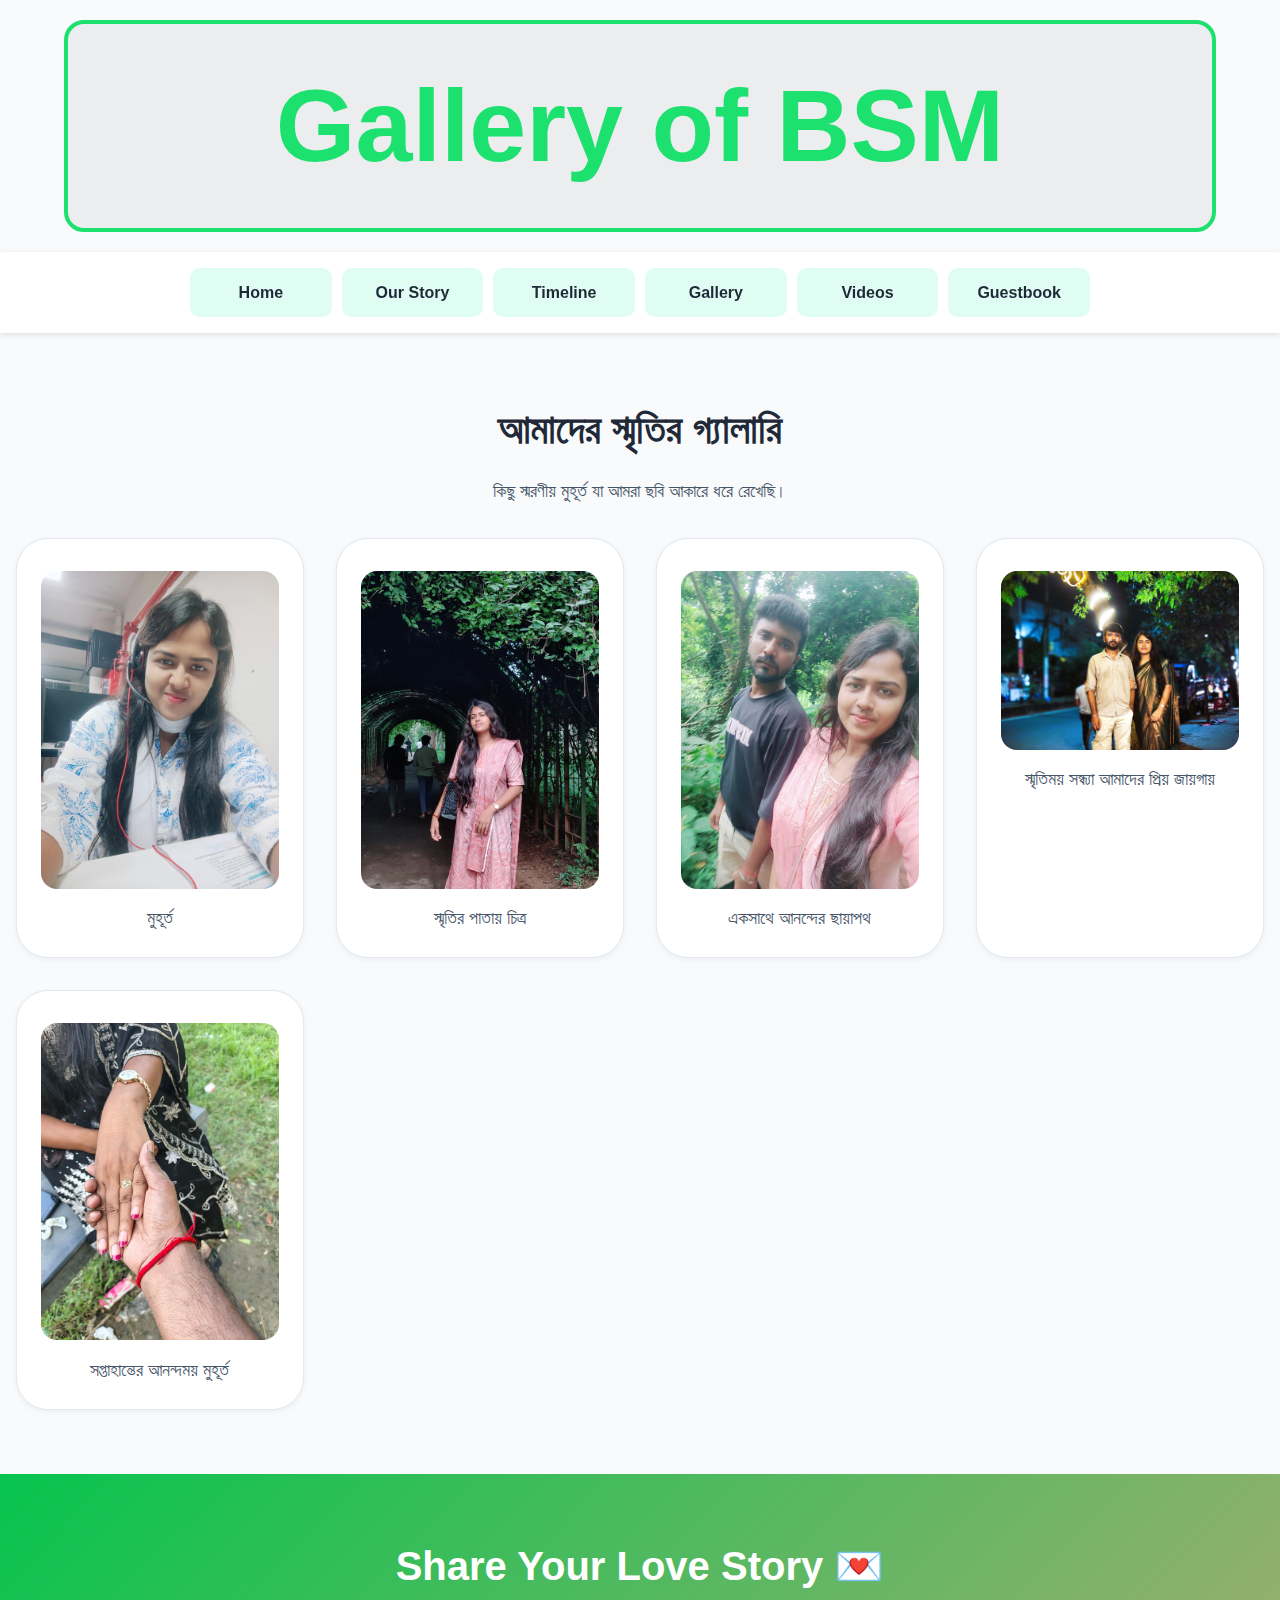
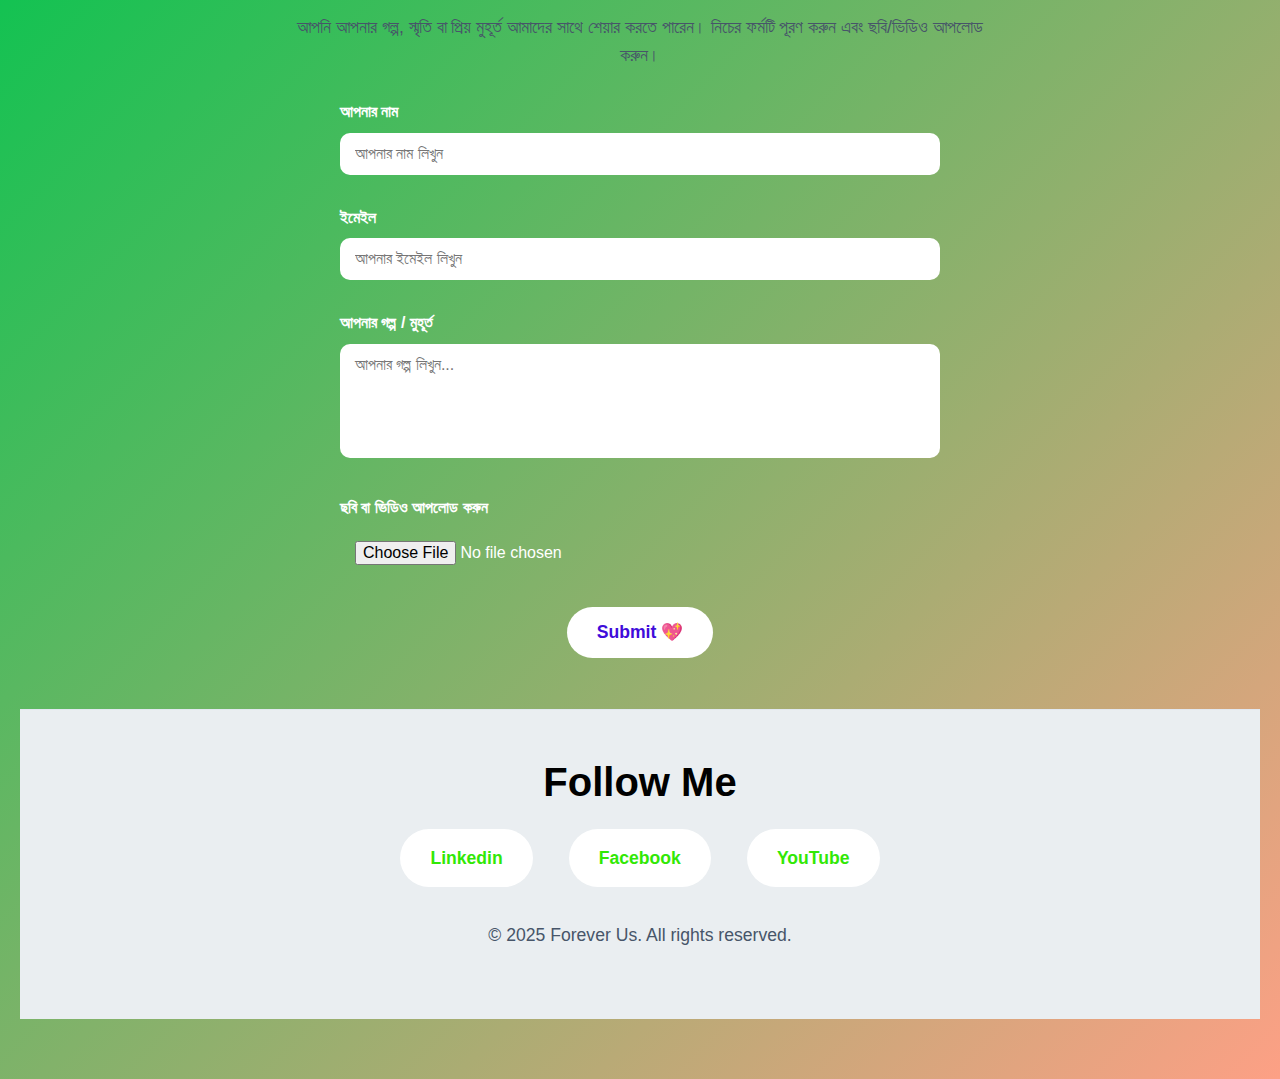
<file: gallery.html>
<!DOCTYPE html>
<html lang="en">
<head>
<meta charset="UTF-8" />
<meta name="viewport" content="width=device-width, initial-scale=1.0" />
<title>Forever Us — Gallery</title>
<link rel="stylesheet" href="style.css">
</head>
<body>

<h1 id="bsm">Gallery of BSM</h1>

<header>
  <nav class="nav">
    <a href="index.html">Home</a>
    <a href="story.html">Our Story</a>
    <a href="timeline.html">Timeline</a>
    <a href="gallery.html">Gallery</a>
    <a href="videos.html">Videos</a>
    <a href="guestbook.html">Guestbook</a>
  </nav>
</header>

<section id="gallery">
  <h2>আমাদের স্মৃতির গ্যালারি</h2>
  <p>কিছু স্মরণীয় মুহূর্ত যা আমরা ছবি আকারে ধরে রেখেছি।</p>

  <div class="gallery-grid">
    <div class="card">
      <img src="./1069757b-a473-47b0-84d6-0117a07ab65d.jpeg" alt="Memory 1">
      <p>মুহূর্ত</p>
    </div>
    <div class="card">
      <img src="./BeautyPlus_20250626175318324_1_save.jpg" alt="Memory 2">
      <p>স্মৃতির পাতায় চিত্র</p>
    </div>
    <div class="card">
      <img src="./BeautyPlus_20250706172645923_1_save.jpg" alt="Memory 3">
      <p>একসাথে আনন্দের ছায়াপথ</p>
    </div>
    <div class="card">
      <img src="./bsmsk.jpg" alt="Memory 4">
      <p>স্মৃতিময় সন্ধ্যা আমাদের প্রিয় জায়গায়</p>
    </div>
    <div class="card">
      <img src="./IMG_20250609_163039_543.jpg" alt="Memory 5">
      <p>সপ্তাহান্তের আনন্দময় মুহূর্ত</p>
    </div>
  </div>
</section>



<!-- Share Your Story Section -->
<section id="share-story">
  <div class="container">
    <h2>Share Your Love Story 💌</h2>
    <p>আপনি আপনার গল্প, স্মৃতি বা প্রিয় মুহূর্ত আমাদের সাথে শেয়ার করতে পারেন। নিচের ফর্মটি পূরণ করুন এবং ছবি/ভিডিও আপলোড করুন।</p>
    

    <form action="#" method="post" enctype="multipart/form-data">
      <div class="form-group">
        <label for="name">আপনার নাম</label>
        <input type="text" id="name" name="name" placeholder="আপনার নাম লিখুন" required>
      </div>

      <div class="form-group">
        <label for="email">ইমেইল</label>
        <input type="email" id="email" name="email" placeholder="আপনার ইমেইল লিখুন" required>
      </div>

      <div class="form-group">
        <label for="story">আপনার গল্প / মুহূর্ত</label>
        <textarea id="story" name="story" rows="5" placeholder="আপনার গল্প লিখুন..." required></textarea>
      </div>

      <div class="form-group">
        <label for="media">ছবি বা ভিডিও আপলোড করুন</label>
        <input type="file" id="media" name="media" accept="image/*,video/*">
      </div>

      <button type="submit">Submit 💖</button>
    </form>



<br>
<br>






 <footer>
  <h2 style="color: black;">Follow Me</h2>
  <div class="social-buttons">
    <a href="https://www.linkedin.com/in/sohag-karmokar-470b3b30a?lipi=urn%3Ali%3Apage%3Ad_flagship3_profile_view_base_contact_details%3BCsHBtAcuStmDjZsjye50dQ%3D%3D" class="btn">Linkedin</a>
    <a href="https://www.facebook.com/karmokar.sohag/" class="btn">Facebook</a>
    <a href="https://youtube.com/@silent_alone_st?si=vYelfmwJvhou4KUr" class="btn">YouTube</a>
  </div>
  <br>
  <p>© 2025 Forever Us. All rights reserved.</p>
</footer>

</body>
</html>
</file>
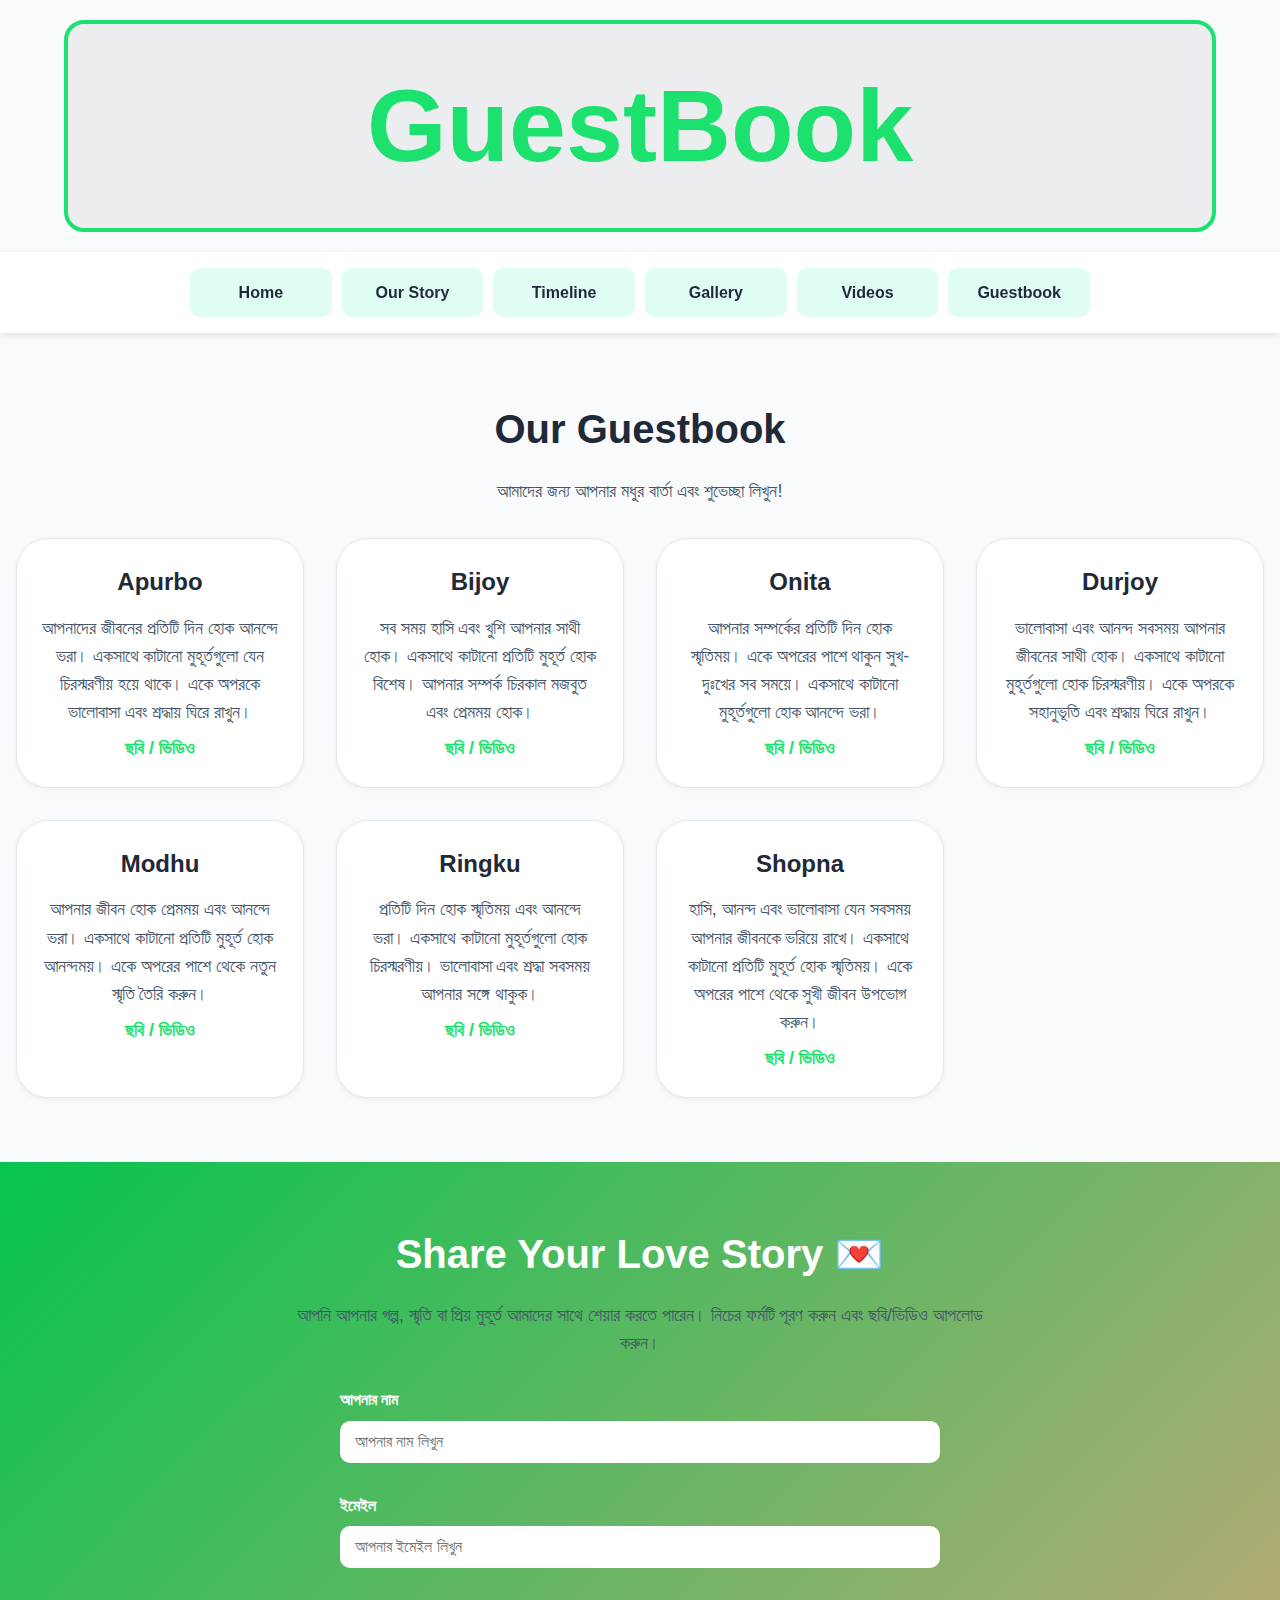
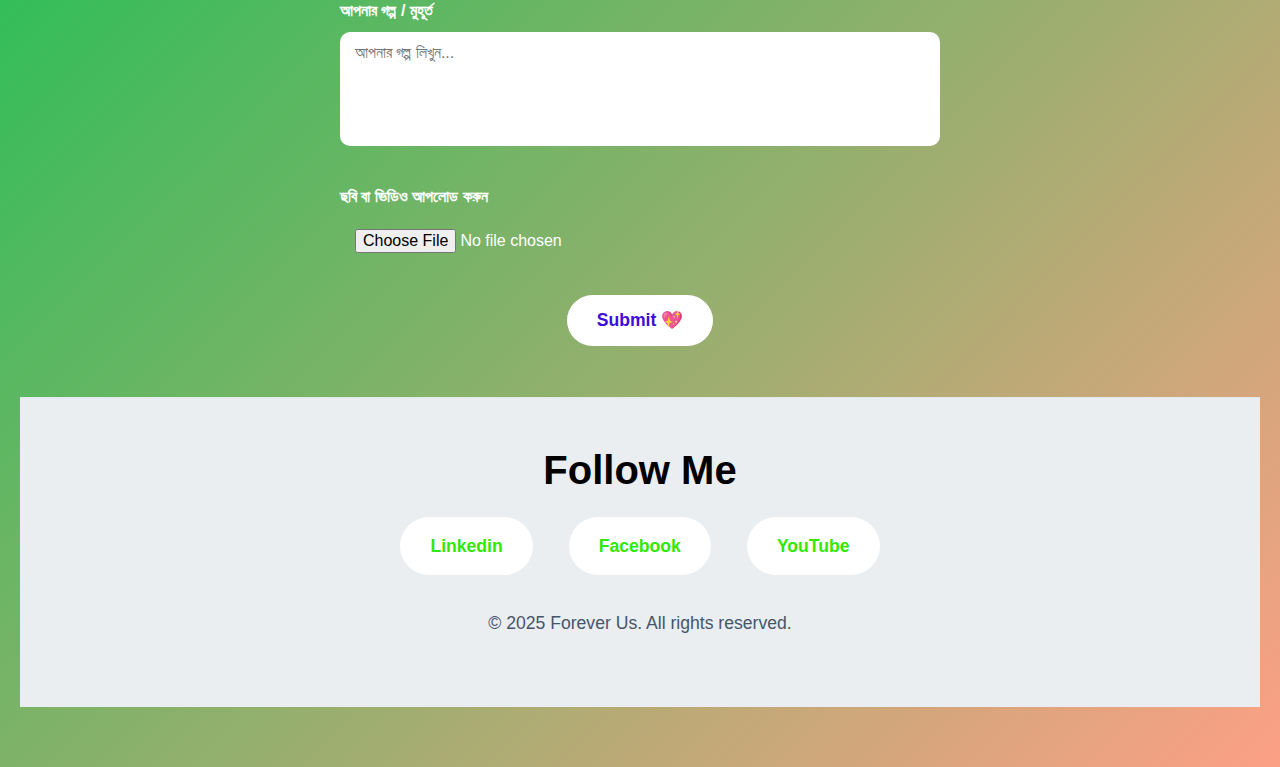
<file: guestbook.html>
<!DOCTYPE html>
<html lang="en">
<head>
<meta charset="UTF-8" />
<meta name="viewport" content="width=device-width, initial-scale=1.0" />
<title>Forever Us — Guestbook</title>
<link rel="stylesheet" href="style.css">
</head>
<body>

<h1 id="bsm">GuestBook</h1>

<header>
  <nav class="nav">
    <a href="index.html">Home</a>
    <a href="story.html">Our Story</a>
    <a href="timeline.html">Timeline</a>
    <a href="gallery.html">Gallery</a>
    <a href="videos.html">Videos</a>
    <a href="guestbook.html">Guestbook</a>
  </nav>
</header>




<section id="guestbook"> 
  <h2>Our Guestbook</h2>
  <p>আমাদের জন্য আপনার মধুর বার্তা এবং শুভেচ্ছা লিখুন!</p>

  <div class="story-cards">
    <div class="card">
      <h3>Apurbo</h3>
      <p style="font-size: 1.1rem;">
        আপনাদের জীবনের প্রতিটি দিন হোক আনন্দে ভরা।  
        একসাথে কাটানো মুহূর্তগুলো যেন চিরস্মরণীয় হয়ে থাকে।  
        একে অপরকে ভালোবাসা এবং শ্রদ্ধায় ঘিরে রাখুন।
      </p>
      <p><a href="#" target="_blank">ছবি / ভিডিও </a></p>
    </div>

    <div class="card">
      <h3>Bijoy</h3>
      <p style="font-size: 1.1rem;">
        সব সময় হাসি এবং খুশি আপনার সাথী হোক।  
        একসাথে কাটানো প্রতিটি মুহূর্ত হোক বিশেষ।  
        আপনার সম্পর্ক চিরকাল মজবুত এবং প্রেমময় হোক।
      </p>
      <p><a href="#" target="_blank">ছবি / ভিডিও </a></p>
    </div>

    <div class="card">
      <h3>Onita</h3>
      <p style="font-size: 1.1rem;">
        আপনার সম্পর্কের প্রতিটি দিন হোক স্মৃতিময়।  
        একে অপরের পাশে থাকুন সুখ-দুঃখের সব সময়ে।  
        একসাথে কাটানো মুহূর্তগুলো হোক আনন্দে ভরা।
      </p>
      <p><a href="#" target="_blank">ছবি / ভিডিও </a></p>
    </div>

    <div class="card">
      <h3>Durjoy</h3>
      <p style="font-size: 1.1rem;">
        ভালোবাসা এবং আনন্দ সবসময় আপনার জীবনের সাথী হোক।  
        একসাথে কাটানো মুহূর্তগুলো হোক চিরস্মরণীয়।  
        একে অপরকে সহানুভূতি এবং শ্রদ্ধায় ঘিরে রাখুন।
      </p>
      <p><a href="#" target="_blank">ছবি / ভিডিও </a></p>
    </div>

    <div class="card">
      <h3>Modhu</h3>
      <p style="font-size: 1.1rem;">
        আপনার জীবন হোক প্রেমময় এবং আনন্দে ভরা।  
        একসাথে কাটানো প্রতিটি মুহূর্ত হোক আনন্দময়।  
        একে অপরের পাশে থেকে নতুন স্মৃতি তৈরি করুন।
      </p>
      <p><a href="#" target="_blank">ছবি / ভিডিও </a></p>
    </div>

    <div class="card">
      <h3>Ringku</h3>
      <p style="font-size: 1.1rem;">
        প্রতিটি দিন হোক স্মৃতিময় এবং আনন্দে ভরা।  
        একসাথে কাটানো মুহূর্তগুলো হোক চিরস্মরণীয়।  
        ভালোবাসা এবং শ্রদ্ধা সবসময় আপনার সঙ্গে থাকুক।
      </p>
      <p><a href="#" target="_blank">ছবি / ভিডিও </a></p>
    </div>

    <div class="card">
      <h3>Shopna</h3>
      <p style="font-size: 1.1rem;">
        হাসি, আনন্দ এবং ভালোবাসা যেন সবসময় আপনার জীবনকে ভরিয়ে রাখে।  
        একসাথে কাটানো প্রতিটি মুহূর্ত হোক স্মৃতিময়।  
        একে অপরের পাশে থেকে সুখী জীবন উপভোগ করুন।
      </p>
      <p><a href="#" target="_blank">ছবি / ভিডিও </a></p>
    </div>
  </div>
</section>




<!-- Share Your Story Section -->
<section id="share-story">
  <div class="container">
    <h2>Share Your Love Story 💌</h2>
    <p>আপনি আপনার গল্প, স্মৃতি বা প্রিয় মুহূর্ত আমাদের সাথে শেয়ার করতে পারেন। নিচের ফর্মটি পূরণ করুন এবং ছবি/ভিডিও আপলোড করুন।</p>
    

    <form action="#" method="post" enctype="multipart/form-data">
      <div class="form-group">
        <label for="name">আপনার নাম</label>
        <input type="text" id="name" name="name" placeholder="আপনার নাম লিখুন" required>
      </div>

      <div class="form-group">
        <label for="email">ইমেইল</label>
        <input type="email" id="email" name="email" placeholder="আপনার ইমেইল লিখুন" required>
      </div>

      <div class="form-group">
        <label for="story">আপনার গল্প / মুহূর্ত</label>
        <textarea id="story" name="story" rows="5" placeholder="আপনার গল্প লিখুন..." required></textarea>
      </div>

      <div class="form-group">
        <label for="media">ছবি বা ভিডিও আপলোড করুন</label>
        <input type="file" id="media" name="media" accept="image/*,video/*">
      </div>

      <button type="submit">Submit 💖</button>
    </form>



<br>
<br>





 <footer>
  <h2 style="color: black;">Follow Me</h2>
  <div class="social-buttons">
    <a href="https://www.linkedin.com/in/sohag-karmokar-470b3b30a?lipi=urn%3Ali%3Apage%3Ad_flagship3_profile_view_base_contact_details%3BCsHBtAcuStmDjZsjye50dQ%3D%3D" class="btn">Linkedin</a>
    <a href="https://www.facebook.com/karmokar.sohag/" class="btn">Facebook</a>
    <a href="https://youtube.com/@silent_alone_st?si=vYelfmwJvhou4KUr" class="btn">YouTube</a>
  </div>
  <br>
  <p>© 2025 Forever Us. All rights reserved.</p>
</footer>

</body>
</html>
</file>
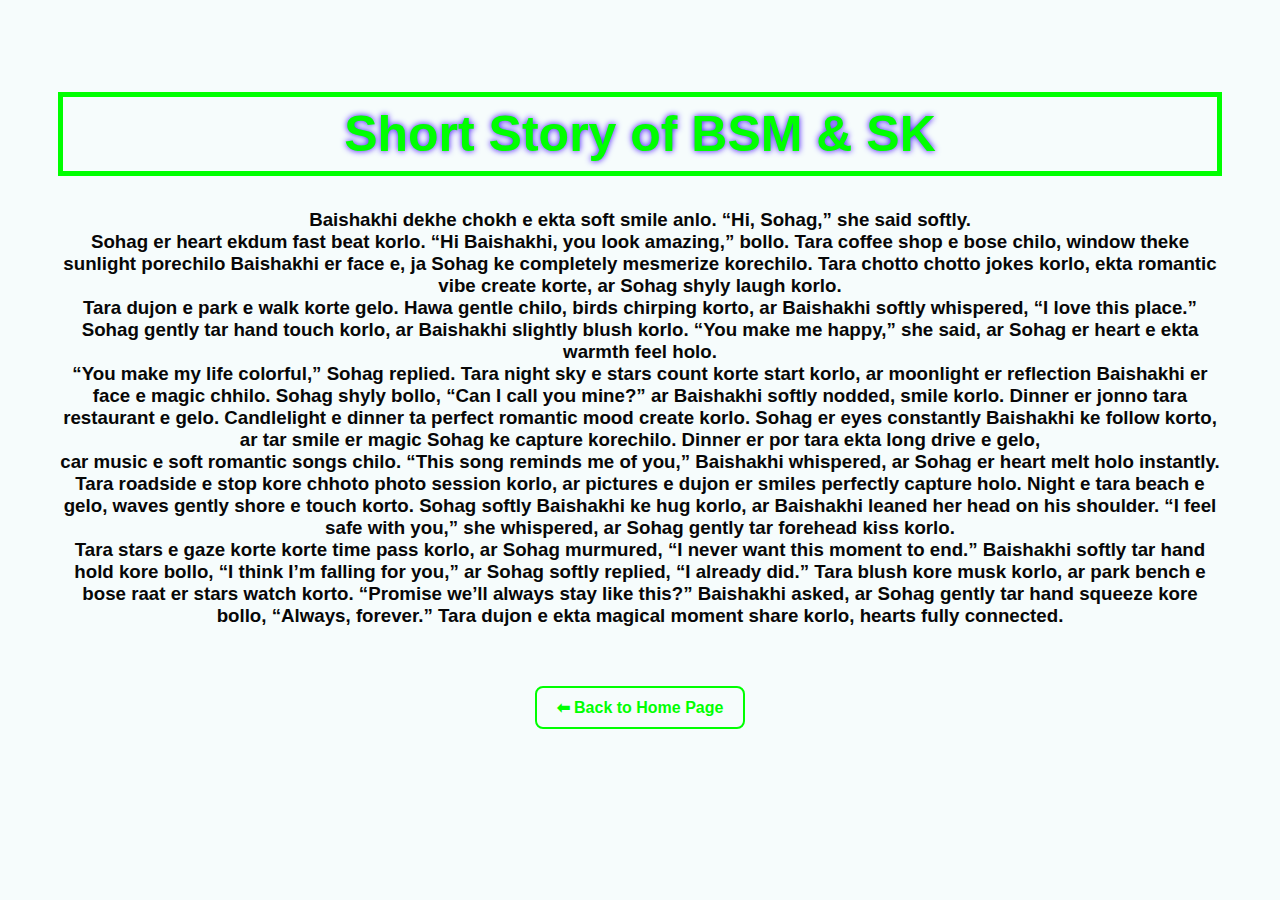
<file: mixed_be1.html>
<!DOCTYPE html>
<html lang="en">
<head>
    <meta charset="UTF-8">
    <meta name="viewport" content="width=device-width, initial-scale=1.0">
    <title>Document</title>

    <style>
        body {
            font-family: Arial, sans-serif;
            background-color: #f6fcfc;
            color: #070707;
            text-align: center;
            padding: 50px;
        }

        h1 {
            color: lime;
            font-size: 50px;
            border: 5px solid lime;
            padding: 8px;
            text-shadow: 0 0 6px rgb(58, 5, 249);
        }

        a.back {
            display: inline-block;
            text-align: center;
            margin-top: 40px;
            color: lime;
            text-decoration: none;
            font-weight: bold;
            border: 2px solid lime;
            padding: 10px 20px;
            border-radius: 8px;
            transition: 0.3s;
        }

        /* Hover effect */
        a.back:hover {
            background: #06f606; /* hover color */
            color: #fff;
        }

        /* Active / Click effect */
        a.back:active {
            background: blue;     /* click color */
            color: white;
            border-color: blue;
        }
    </style>
</head>
<body>


     <h1 style="color: lime; text-align: center; align-items: center; font-size: 50px; border: 5px solid lime; padding: 8px; text-shadow: blue; text-decoration: blue;">
        Short Story of BSM & SK
    </h1>

    <h3>
        Baishakhi dekhe chokh e ekta soft smile anlo. “Hi, Sohag,” she said softly. 
        <br>
        Sohag er heart ekdum fast beat korlo. “Hi Baishakhi, you look amazing,” bollo. Tara coffee shop e bose chilo, window theke sunlight porechilo Baishakhi er face e, ja Sohag ke completely mesmerize korechilo. Tara chotto chotto jokes korlo, ekta romantic vibe create korte, ar Sohag shyly laugh korlo. <br>


Tara dujon e park e walk korte gelo. Hawa gentle chilo, birds chirping korto, ar Baishakhi softly whispered, “I love this place.” Sohag gently tar hand touch korlo, ar Baishakhi slightly blush korlo. “You make me happy,” she said, ar Sohag er heart e ekta warmth feel holo. 
<br>
 “You make my life colorful,” Sohag replied. Tara night sky e stars count korte start korlo, ar moonlight er reflection Baishakhi er face e magic chhilo. Sohag shyly bollo, “Can I call you mine?” ar Baishakhi softly nodded, smile korlo.

Dinner er jonno tara restaurant e gelo. Candlelight e dinner ta perfect romantic mood create korlo. Sohag er eyes constantly Baishakhi ke follow korto, ar tar smile er magic Sohag ke capture korechilo. Dinner er por tara ekta long drive e gelo, <br>
 car music e soft romantic songs chilo. “This song reminds me of you,” Baishakhi whispered, ar Sohag er heart melt holo instantly. Tara roadside e stop kore chhoto photo session korlo, ar pictures e dujon er smiles perfectly capture holo.

Night e tara beach e gelo, waves gently shore e touch korto. Sohag softly Baishakhi ke hug korlo, ar Baishakhi leaned her head on his shoulder. “I feel safe with you,” she whispered, ar Sohag gently tar forehead kiss korlo. <br>
 Tara stars e gaze korte korte time pass korlo, ar Sohag murmured, “I never want this moment to end.” Baishakhi softly tar hand hold kore bollo, “I think I’m falling for you,” ar Sohag softly replied, “I already did.” Tara blush kore musk korlo, ar park bench e bose raat er stars watch korto. “Promise we’ll always stay like this?” Baishakhi asked, ar Sohag gently tar hand squeeze kore bollo, “Always, forever.” Tara dujon e ekta magical moment share korlo, hearts fully connected.
    </h3>


      <!-- Back button -->
    <a href="index.html" class="back">⬅ Back to Home Page</a>

</body>
</html>
</file>
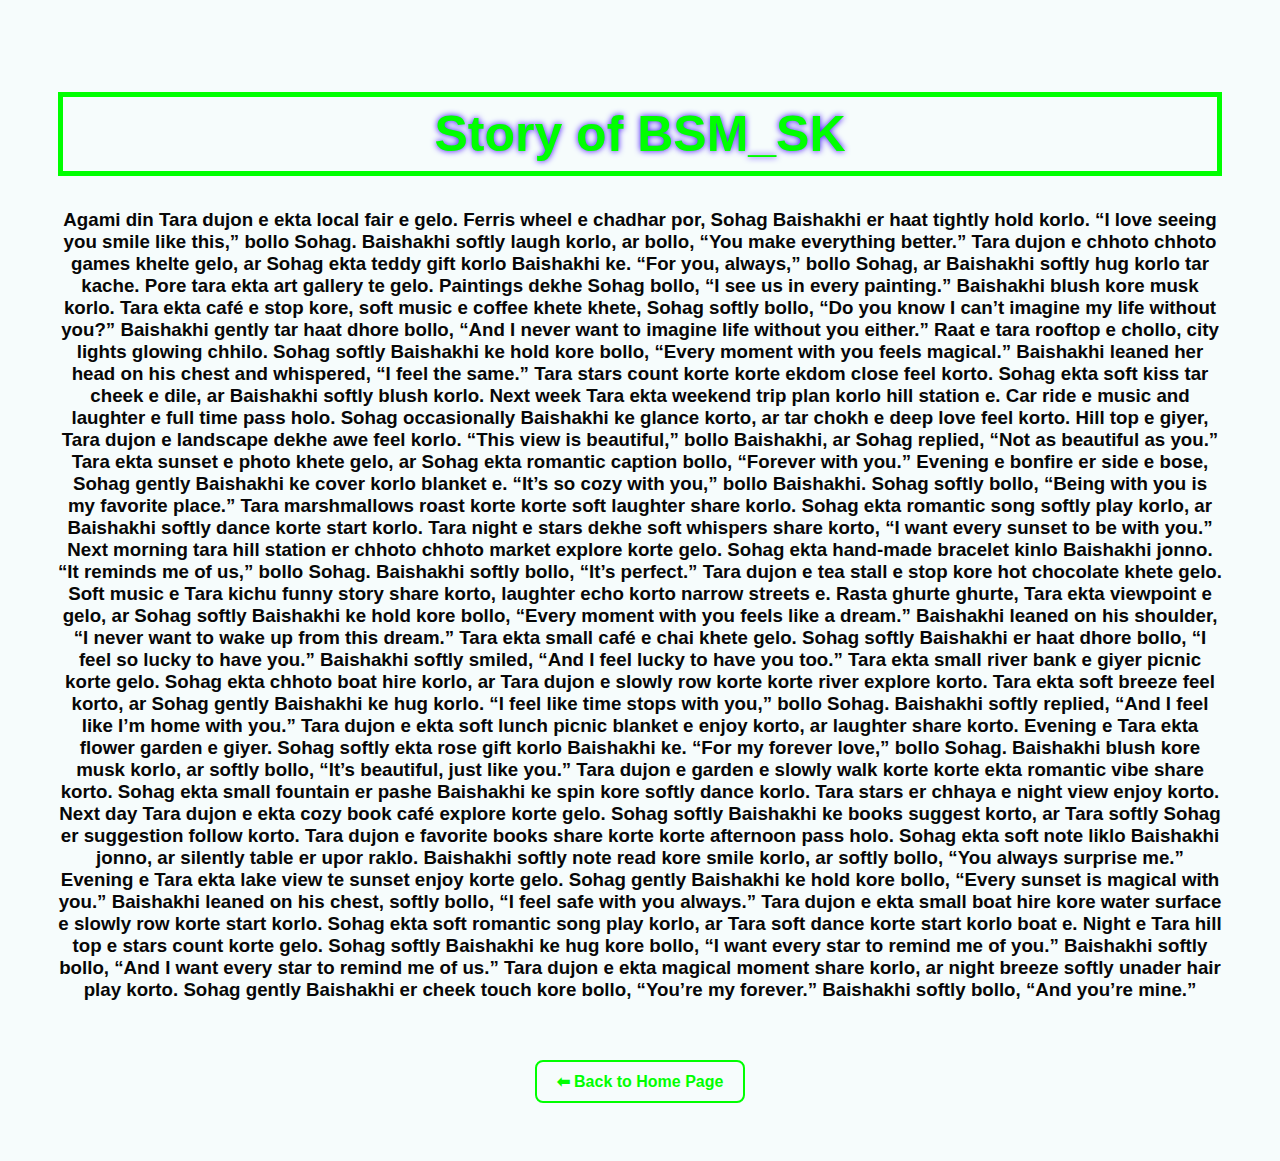
<file: mixed_be2.html>
<!DOCTYPE html>
<html lang="en">
<head>
    <meta charset="UTF-8">
    <meta name="viewport" content="width=device-width, initial-scale=1.0">
    <title>Document</title>

    <style>
        body {
            font-family: Arial, sans-serif;
            background-color: #f6fcfc;
            color: #070707;
            text-align: center;
            padding: 50px;
        }

        h1 {
            color: lime;
            font-size: 50px;
            border: 5px solid lime;
            padding: 8px;
            text-shadow: 0 0 6px rgb(58, 5, 249);
        }

        a.back {
            display: inline-block;
            text-align: center;
            margin-top: 40px;
            color: lime;
            text-decoration: none;
            font-weight: bold;
            border: 2px solid lime;
            padding: 10px 20px;
            border-radius: 8px;
            transition: 0.3s;
        }

        /* Hover effect */
        a.back:hover {
            background: #06f606; /* hover color */
            color: #fff;
        }

        /* Active / Click effect */
        a.back:active {
            background: blue;     /* click color */
            color: white;
            border-color: blue;
        }
    </style>
</head>
<body>


     <h1 style="color: lime; text-align: center; align-items: center; font-size: 50px; border: 5px solid lime; padding: 8px; text-shadow: blue; text-decoration: blue;">
        Story of BSM_SK
    </h1>
 
        <h3>
            Agami din Tara dujon e ekta local fair e gelo. Ferris wheel e chadhar por, Sohag Baishakhi er haat tightly hold korlo. “I love seeing you smile like this,” bollo Sohag. Baishakhi softly laugh korlo, ar bollo, “You make everything better.” Tara dujon e chhoto chhoto games khelte gelo, ar Sohag ekta teddy gift korlo Baishakhi ke. “For you, always,” bollo Sohag, ar Baishakhi softly hug korlo tar kache.

Pore tara ekta art gallery te gelo. Paintings dekhe Sohag bollo, “I see us in every painting.” Baishakhi blush kore musk korlo. Tara ekta café e stop kore, soft music e coffee khete khete, Sohag softly bollo, “Do you know I can’t imagine my life without you?” Baishakhi gently tar haat dhore bollo, “And I never want to imagine life without you either.”

Raat e tara rooftop e chollo, city lights glowing chhilo. Sohag softly Baishakhi ke hold kore bollo, “Every moment with you feels magical.” Baishakhi leaned her head on his chest and whispered, “I feel the same.” Tara stars count korte korte ekdom close feel korto. Sohag ekta soft kiss tar cheek e dile, ar Baishakhi softly blush korlo.

Next week Tara ekta weekend trip plan korlo hill station e. Car ride e music and laughter e full time pass holo. Sohag occasionally Baishakhi ke glance korto, ar tar chokh e deep love feel korto. Hill top e giyer, Tara dujon e landscape dekhe awe feel korlo. “This view is beautiful,” bollo Baishakhi, ar Sohag replied, “Not as beautiful as you.” Tara ekta sunset e photo khete gelo, ar Sohag ekta romantic caption bollo, “Forever with you.”

Evening e bonfire er side e bose, Sohag gently Baishakhi ke cover korlo blanket e. “It’s so cozy with you,” bollo Baishakhi. Sohag softly bollo, “Being with you is my favorite place.” Tara marshmallows roast korte korte soft laughter share korlo. Sohag ekta romantic song softly play korlo, ar Baishakhi softly dance korte start korlo. Tara night e stars dekhe soft whispers share korto, “I want every sunset to be with you.”

Next morning tara hill station er chhoto chhoto market explore korte gelo. Sohag ekta hand-made bracelet kinlo Baishakhi jonno. “It reminds me of us,” bollo Sohag. Baishakhi softly bollo, “It’s perfect.” Tara dujon e tea stall e stop kore hot chocolate khete gelo. Soft music e Tara kichu funny story share korto, laughter echo korto narrow streets e.

Rasta ghurte ghurte, Tara ekta viewpoint e gelo, ar Sohag softly Baishakhi ke hold kore bollo, “Every moment with you feels like a dream.” Baishakhi leaned on his shoulder, “I never want to wake up from this dream.” Tara ekta small café e chai khete gelo. Sohag softly Baishakhi er haat dhore bollo, “I feel so lucky to have you.” Baishakhi softly smiled, “And I feel lucky to have you too.”

Tara ekta small river bank e giyer picnic korte gelo. Sohag ekta chhoto boat hire korlo, ar Tara dujon e slowly row korte korte river explore korto. Tara ekta soft breeze feel korto, ar Sohag gently Baishakhi ke hug korlo. “I feel like time stops with you,” bollo Sohag. Baishakhi softly replied, “And I feel like I’m home with you.” Tara dujon e ekta soft lunch picnic blanket e enjoy korto, ar laughter share korto.

Evening e Tara ekta flower garden e giyer. Sohag softly ekta rose gift korlo Baishakhi ke. “For my forever love,” bollo Sohag. Baishakhi blush kore musk korlo, ar softly bollo, “It’s beautiful, just like you.” Tara dujon e garden e slowly walk korte korte ekta romantic vibe share korto. Sohag ekta small fountain er pashe Baishakhi ke spin kore softly dance korlo. Tara stars er chhaya e night view enjoy korto.

Next day Tara dujon e ekta cozy book café explore korte gelo. Sohag softly Baishakhi ke books suggest korto, ar Tara softly Sohag er suggestion follow korto. Tara dujon e favorite books share korte korte afternoon pass holo. Sohag ekta soft note liklo Baishakhi jonno, ar silently table er upor raklo. Baishakhi softly note read kore smile korlo, ar softly bollo, “You always surprise me.”

Evening e Tara ekta lake view te sunset enjoy korte gelo. Sohag gently Baishakhi ke hold kore bollo, “Every sunset is magical with you.” Baishakhi leaned on his chest, softly bollo, “I feel safe with you always.” Tara dujon e ekta small boat hire kore water surface e slowly row korte start korlo. Sohag ekta soft romantic song play korlo, ar Tara soft dance korte start korlo boat e.

Night e Tara hill top e stars count korte gelo. Sohag softly Baishakhi ke hug kore bollo, “I want every star to remind me of you.” Baishakhi softly bollo, “And I want every star to remind me of us.” Tara dujon e ekta magical moment share korlo, ar night breeze softly unader hair play korto. Sohag gently Baishakhi er cheek touch kore bollo, “You’re my forever.” Baishakhi softly bollo, “And you’re mine.”
        </h3>
    


      <!-- Back button -->
    <a href="index.html" class="back">⬅ Back to Home Page</a>

</body>
</html>
</file>
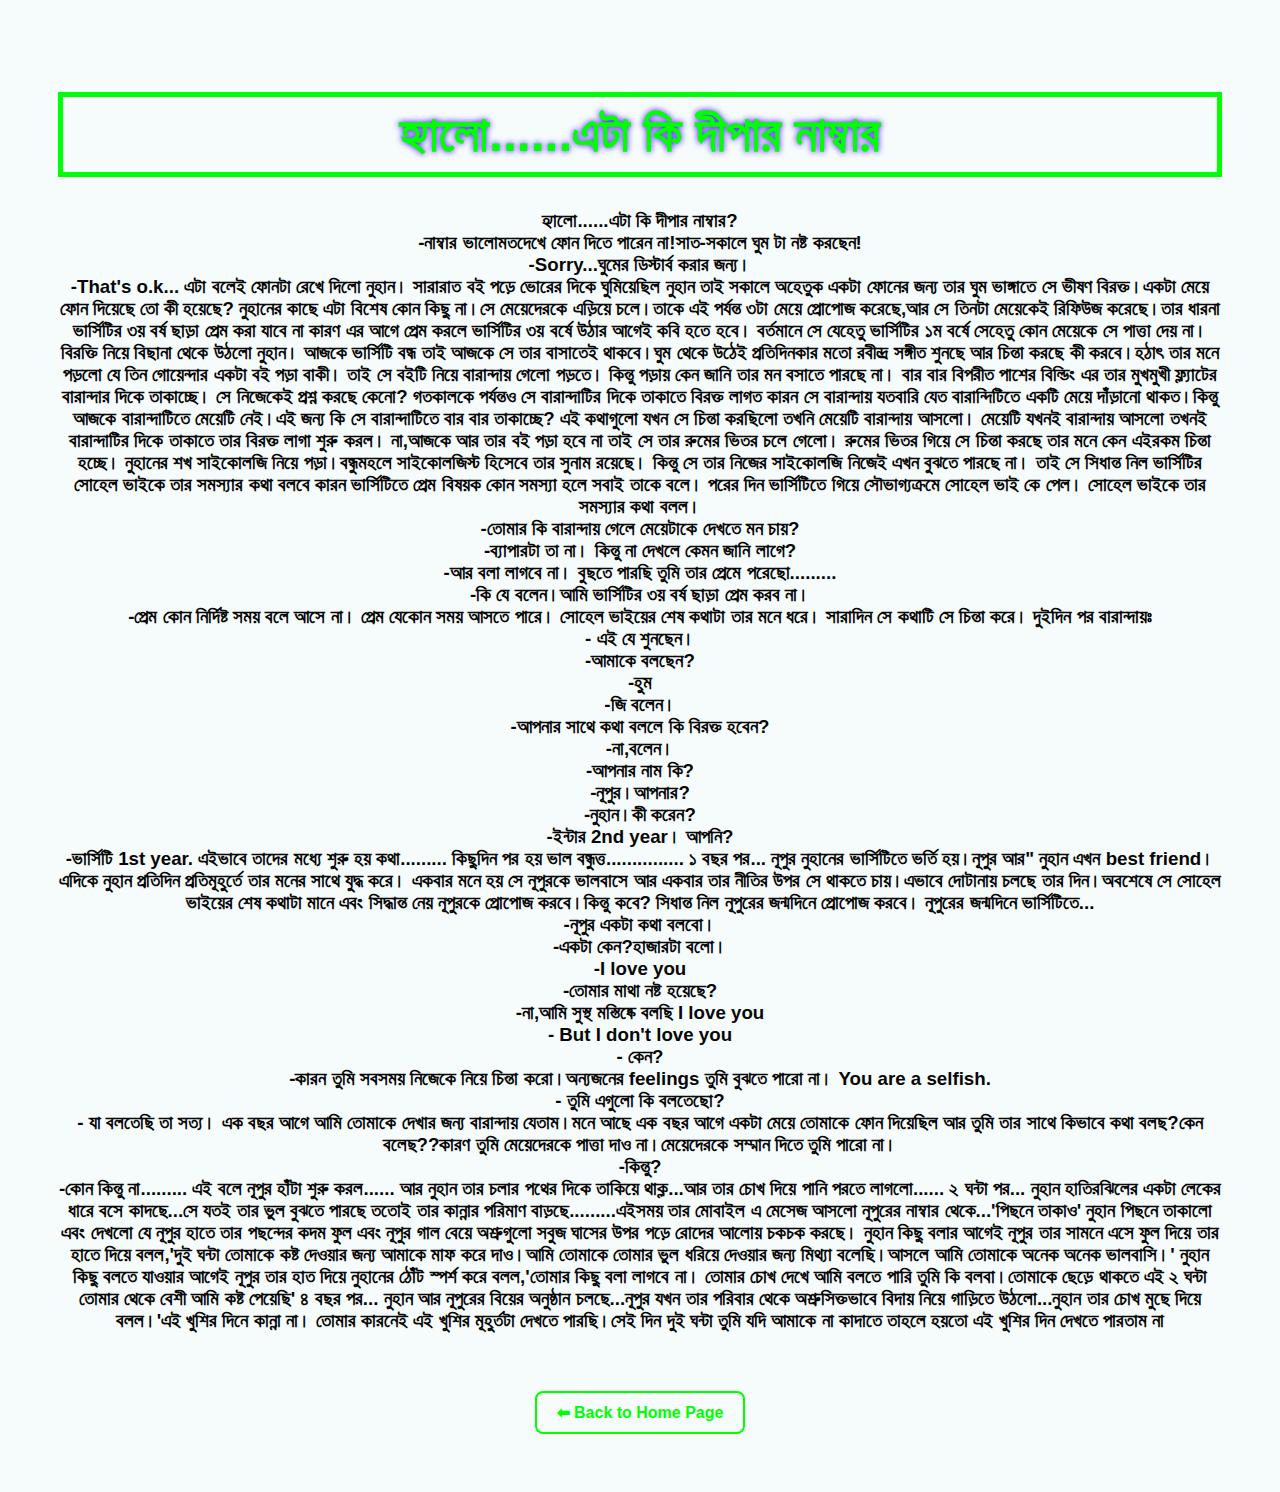
<file: story1.html>
<!DOCTYPE html>
<html lang="en">
<head>
    <meta charset="UTF-8">
    <meta name="viewport" content="width=device-width, initial-scale=1.0">
    <title>Document</title>
    <style>
        body {
            font-family: Arial, sans-serif;
            background-color: #f6fcfc;
            color: #070707;
            text-align: center;
            padding: 50px;
        }

        h1 {
            color: lime;
            font-size: 50px;
            border: 5px solid lime;
            padding: 8px;
            text-shadow: 0 0 6px rgb(58, 5, 249);
        }

        a.back {
            display: inline-block;
            text-align: center;
            margin-top: 40px;
            color: lime;
            text-decoration: none;
            font-weight: bold;
            border: 2px solid lime;
            padding: 10px 20px;
            border-radius: 8px;
            transition: 0.3s;
        }

        /* Hover effect */
        a.back:hover {
            background: #06f606; /* hover color */
            color: #fff;
        }

        /* Active / Click effect */
        a.back:active {
            background: blue;     /* click color */
            color: white;
            border-color: blue;
        }
    </style>
    
</head>
<body>
    <h1 style="color: lime; text-align: center; align-items: center; font-size: 50px; border: 5px solid lime; padding: 8px; text-shadow: blue; text-decoration: blue;">
        হ্যালো......এটা কি দীপার নাম্বার
    </h1>
    <h3>
        হ্যালো......এটা কি
দীপার নাম্বার?<br>

-নাম্বার ভালোমতদেখে
ফোন দিতে পারেন
না!সাত-সকালে ঘুম টা
নষ্ট করছেন! 
<br>
-Sorry...ঘুমের ডিস্টার্ব
করার জন্য।
<br>
-That's o.k...
এটা বলেই ফোনটা
রেখে দিলো নুহান।
সারারাত বই পড়ে
ভোরের দিকে
ঘুমিয়েছিল
নুহান তাই সকালে
অহেতুক একটা ফোনের
জন্য
তার ঘুম ভাঙ্গাতে সে
ভীষণ বিরক্ত।একটা
মেয়ে ফোন দিয়েছে তো
কী হয়েছে? নুহানের
কাছে এটা বিশেষ কোন
কিছু না।সে
মেয়েদেরকে এড়িয়ে
চলে।তাকে এই পর্যন্ত
৩টা মেয়ে
প্রোপোজ করেছে,আর
সে তিনটা মেয়েকেই
রিফিউজ করেছে।তার
ধারনা ভার্সিটির ৩য়
বর্ষ ছাড়া প্রেম করা
যাবে না কারণ এর আগে
প্রেম করলে
ভার্সিটির ৩য় বর্ষে
উঠার আগেই
কবি হতে হবে।
বর্তমানে সে যেহেতু
ভার্সিটির ১ম বর্ষে
সেহেতু কোন মেয়েকে
সে পাত্তা দেয় না।
বিরক্তি নিয়ে
বিছানা থেকে উঠলো
নুহান।
আজকে ভার্সিটি
বন্ধ তাই আজকে সে
তার
বাসাতেই থাকবে।ঘুম
থেকে উঠেই
প্রতিদিনকার মতো
রবীন্দ্র সঙ্গীত
শুনছে আর
চিন্তা করছে কী
করবে।হঠাৎ তার মনে
পড়লো
যে তিন গোয়েন্দার
একটা বই পড়া বাকী।
তাই
সে বইটি নিয়ে
বারান্দায় গেলো পড়তে।
কিন্তু
পড়ায় কেন জানি তার
মন বসাতে পারছে না।
বার বার বিপরীত
পাশের বিল্ডিং এর
তার
মুখমুখী ফ্ল্যাটের
বারান্দার দিকে
তাকাচ্ছে।
সে নিজেকেই প্রশ্ন
করছে কেনো?
গতকালকে
পর্যন্তও সে
বারান্দাটির দিকে
তাকাতে
বিরক্ত লাগত কারন
সে বারান্দায় যতবারি
যেত বারান্দিটিতে
একটি মেয়ে দাঁড়ানো
থাকত।কিন্তু আজকে
বারান্দাটিতে মেয়েটি
নেই।এই জন্য কি সে
বারান্দাটিতে বার বার
তাকাচ্ছে? এই
কথাগুলো যখন সে
চিন্তা
করছিলো তখনি
মেয়েটি বারান্দায়
আসলো।
মেয়েটি যখনই
বারান্দায় আসলো
তখনই
বারান্দাটির দিকে
তাকাতে তার বিরক্ত
লাগা শুরু করল।
না,আজকে আর তার
বই পড়া হবে
না তাই সে তার রুমের
ভিতর চলে গেলো।
রুমের
ভিতর গিয়ে সে চিন্তা
করছে তার মনে কেন
এইরকম চিন্তা হচ্ছে।
নুহানের শখ
সাইকোলজি
নিয়ে পড়া।বন্ধুমহলে
সাইকোলজিস্ট
হিসেবে
তার সুনাম রয়েছে।
কিন্তু সে তার নিজের
সাইকোলজি নিজেই
এখন বুঝতে পারছে না।
তাই সে সিধান্ত নিল
ভার্সিটির সোহেল
ভাইকে তার সমস্যার
কথা বলবে কারন
ভার্সিটিতে প্রেম
বিষয়ক কোন সমস্যা
হলে
সবাই তাকে বলে।
পরের দিন ভার্সিটিতে
গিয়ে সৌভাগ্যক্রমে
সোহেল ভাই কে পেল।
সোহেল ভাইকে তার
সমস্যার কথা বলল।
<br>
-তোমার কি বারান্দায়
গেলে মেয়েটাকে
দেখতে মন চায়?
<br>
-ব্যাপারটা তা না।
কিন্তু না দেখলে
কেমন
জানি লাগে?
<br>
-আর বলা লাগবে না।
বুছতে পারছি তুমি
তার
প্রেমে পরেছো.........
<br>
-কি যে বলেন।আমি
ভার্সিটির ৩য় বর্ষ
ছাড়া
প্রেম করব না।
<br>-প্রেম কোন নির্দিষ্ট
সময় বলে আসে না।
প্রেম
যেকোন সময় আসতে
পারে।
সোহেল ভাইয়ের শেষ
কথাটা তার মনে ধরে।
সারাদিন সে কথাটি সে
চিন্তা করে।
দুইদিন পর বারান্দায়ঃ
<br>
- এই যে শুনছেন।
<br>
-আমাকে বলছেন?
<br>
-হুম
<br>
-জি বলেন।
<br>
-আপনার সাথে কথা
বললে কি বিরক্ত
হবেন?<br>
-না,বলেন।<br>
-আপনার নাম কি?<br>
-নূপুর।আপনার?<br>
-নুহান।কী করেন?<br>
-ইন্টার 2nd year।
আপনি?<br>
-ভার্সিটি 1st year.
এইভাবে তাদের মধ্যে
শুরু হয় কথা.........
কিছুদিন পর হয় ভাল
বন্ধুত্ত...............
১ বছর পর...
নূপুর নুহানের
ভার্সিটিতে ভর্তি
হয়।নূপুর আর"
নুহান এখন best friend।
এদিকে নুহান
প্রতিদিন
প্রতিমূহুর্তে তার
মনের
সাথে যুদ্ধ করে।
একবার মনে হয় সে
নূপুরকে
ভালবাসে আর একবার
তার নীতির উপর সে
থাকতে চায়।এভাবে
দোটানায় চলছে তার
দিন।অবশেষে সে
সোহেল ভাইয়ের শেষ
কথাটা মানে এবং
সিদ্ধান্ত নেয় নূপুরকে
প্রোপোজ করবে।কিন্তু
কবে? সিধান্ত নিল
নূপুরের জন্মদিনে
প্রোপোজ করবে।
নূপুরের জন্মদিনে
ভার্সিটিতে...
<br>
-নূপুর একটা কথা
বলবো।<br>
-একটা কেন?হাজারটা
বলো।<br>
-I love you <br>
-তোমার মাথা নষ্ট
হয়েছে?<br>
-না,আমি সুস্থ
মস্তিষ্কে বলছি I
love you <br>
- But I don't love you <br>

- কেন? <br>
-কারন তুমি সবসময়
নিজেকে নিয়ে চিন্তা
করো।অন্যজনের
feelings তুমি বুঝতে
পারো না।
You are a selfish. <br>
- তুমি এগুলো কি
বলতেছো? <br>

- যা বলতেছি তা সত্য।
এক বছর আগে আমি
তোমাকে দেখার জন্য
বারান্দায় যেতাম।মনে
আছে এক বছর আগে
একটা মেয়ে তোমাকে
ফোন দিয়েছিল আর
তুমি তার সাথে
কিভাবে
কথা বলছ?কেন
বলেছ??কারণ তুমি
মেয়েদেরকে পাত্তা
দাও না।মেয়েদেরকে
সম্মান দিতে তুমি
পারো না।
<br>
-কিন্তু?
<br>
-কোন কিন্তু না.........
এই বলে নূপুর হাঁটা শুরু
করল......
আর নুহান তার চলার
পথের দিকে তাকিয়ে
থাক্ল...আর তার চোখ
দিয়ে পানি পরতে
লাগলো......
২ ঘন্টা পর...
নুহান হাতিরঝিলের
একটা লেকের ধারে
বসে
কাদছে...সে যতই তার
ভুল বুঝতে পারছে
ততোই
তার কান্নার পরিমাণ
বাড়ছে.........এইসময় তার
মোবাইল এ মেসেজ
আসলো নূপুরের নাম্বার
থেকে...'পিছনে তাকাও'
নুহান পিছনে তাকালো
এবং দেখলো যে নূপুর
হাতে তার পছন্দের
কদম ফুল এবং নূপুর গাল
বেয়ে অশ্রুগুলো সবুজ
ঘাসের উপর পড়ে
রোদের
আলোয় চকচক করছে।
নুহান কিছু বলার
আগেই
নূপুর তার সামনে এসে
ফুল দিয়ে তার হাতে
দিয়ে বলল,'দুই ঘন্টা
তোমাকে কষ্ট দেওয়ার
জন্য আমাকে মাফ
করে দাও।আমি
তোমাকে
তোমার ভুল ধরিয়ে
দেওয়ার জন্য মিথ্যা
বলেছি।আসলে আমি
তোমাকে অনেক অনেক
ভালবাসি।'
নুহান কিছু বলতে
যাওয়ার আগেই নূপুর
তার হাত
দিয়ে নুহানের ঠোঁট
স্পর্শ করে
বলল,'তোমার
কিছু বলা লাগবে না।
তোমার চোখ দেখে
আমি
বলতে পারি তুমি কি
বলবা।তোমাকে ছেড়ে
থাকতে এই ২ ঘন্টা
তোমার থেকে বেশী
আমি
কষ্ট পেয়েছি'
৪ বছর পর...
নুহান আর নূপুরের
বিয়ের অনুষ্ঠান
চলছে...নূপুর
যখন তার পরিবার
থেকে
অশ্রুসিক্তভাবে
বিদায় নিয়ে গাড়িতে
উঠলো...নুহান তার চোখ
মুছে দিয়ে বলল।'এই
খুশির দিনে কান্না না।
তোমার কারনেই এই
খুশির মূহুর্তটা দেখতে
পারছি।সেই দিন দুই
ঘন্টা তুমি যদি
আমাকে
না কাদাতে তাহলে
হয়তো এই খুশির দিন
দেখতে পারতাম না
    </h3>





     <!-- Back button -->
    <a href="index.html" class="back">⬅ Back to Home Page</a>
</body>
</html>
</file>
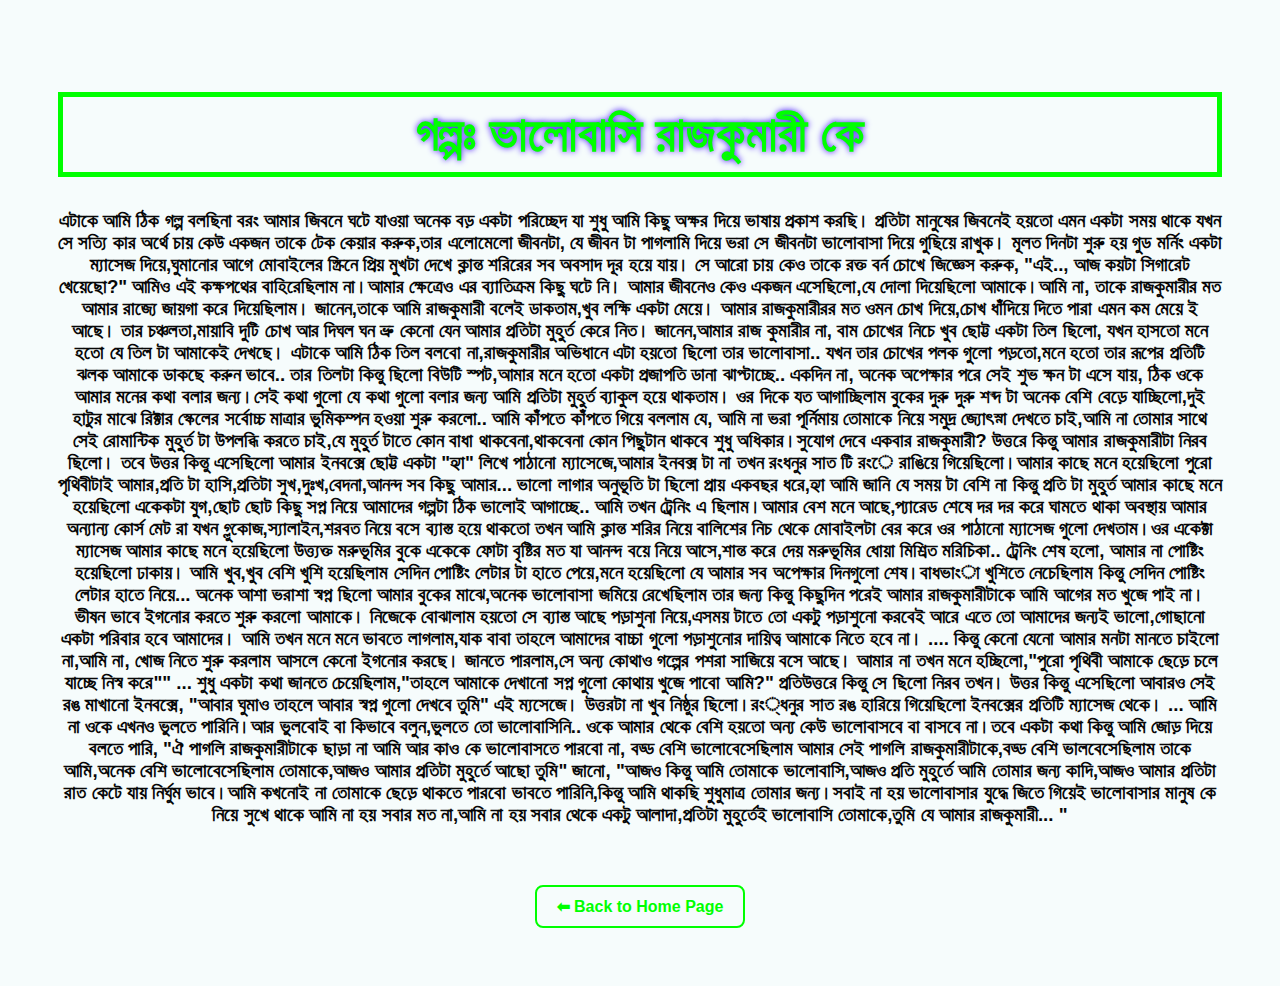
<file: story2.html>
<!DOCTYPE html>
<html lang="en">
<head>
    <meta charset="UTF-8">
    <meta name="viewport" content="width=device-width, initial-scale=1.0">
    <title>Document</title>
     <style>
        body {
            font-family: Arial, sans-serif;
            background-color: #f6fcfc;
            color: #070707;
            text-align: center;
            padding: 50px;
        }

        h1 {
            color: lime;
            font-size: 50px;
            border: 5px solid lime;
            padding: 8px;
            text-shadow: 0 0 6px rgb(58, 5, 249);
        }

        a.back {
            display: inline-block;
            text-align: center;
            margin-top: 40px;
            color: lime;
            text-decoration: none;
            font-weight: bold;
            border: 2px solid lime;
            padding: 10px 20px;
            border-radius: 8px;
            transition: 0.3s;
        }

        /* Hover effect */
        a.back:hover {
            background: #06f606; /* hover color */
            color: #fff;
        }

        /* Active / Click effect */
        a.back:active {
            background: blue;     /* click color */
            color: white;
            border-color: blue;
        }
    </style>
    
</head>
<body>
    
    <h1 style="color: lime; text-align: center; align-items: center; font-size: 50px; border: 5px solid lime; padding: 8px; text-shadow: blue; text-decoration: blue;">
        গল্পঃ ভালোবাসি রাজকুমারী কে
    </h1>

    <h3>
        এটাকে আমি ঠিক গল্প বলছিনা বরং আমার জিবনে ঘটে যাওয়া অনেক বড় একটা পরিচ্ছেদ যা শুধু আমি কিছু অক্ষর দিয়ে ভাষায় প্রকাশ করছি।

প্রতিটা মানুষের জিবনেই হয়তো এমন একটা সময় থাকে যখন সে

সত্যি কার অর্থে চায় কেউ একজন তাকে টেক কেয়ার করুক,তার এলোমেলো জীবনটা, যে জীবন টা পাগলামি দিয়ে ভরা সে জীবনটা ভালোবাসা দিয়ে গুছিয়ে রাখুক।

মূলত দিনটা শুরু হয় গুড মর্নিং একটা ম্যাসেজ দিয়ে,ঘুমানোর

আগে মোবাইলের স্ক্রিনে প্রিয় মুখটা দেখে ক্লান্ত শরিরের

সব অবসাদ দূর হয়ে যায়।

সে আরো চায় কেও তাকে রক্ত বর্ন চোখে জিজ্ঞেস করুক,

"এই.., আজ কয়টা সিগারেট খেয়েছো?"

আমিও এই কক্ষপথের বাহিরেছিলাম না।আমার ক্ষেত্রেও এর ব্যাতিক্রম কিছু ঘটে নি।

আমার জীবনেও কেও একজন এসেছিলো,যে দোলা দিয়েছিলো আমাকে।আমি না, তাকে রাজকুমারীর মত আমার রাজ্যে জায়গা করে দিয়েছিলাম।

জানেন,তাকে আমি রাজকুমারী বলেই ডাকতাম,খুব লক্ষি একটা মেয়ে। আমার রাজকুমারীরর মত ওমন চোখ দিয়ে,চোখ ধাঁদিয়ে দিতে পারা এমন কম মেয়ে ই আছে। তার চঞ্চলতা,মায়াবি দুটি চোখ আর দিঘল ঘন ভ্রু কেনো যেন আমার প্রতিটা মুহুর্ত কেরে নিত।

জানেন,আমার রাজ কুমারীর না, বাম চোখের নিচে খুব ছোট্ট একটা তিল ছিলো, যখন হাসতো মনে হতো যে তিল টা আমাকেই দেখছে।

এটাকে আমি ঠিক তিল বলবো না,রাজকুমারীর অভিধানে এটা হয়তো ছিলো তার ভালোবাসা..

যখন তার চোখের পলক গুলো পড়তো,মনে হতো তার রূপের প্রতিটি ঝলক আমাকে ডাকছে করুন ভাবে..

তার তিলটা কিন্তু ছিলো বিউটি স্পট,আমার মনে হতো একটা প্রজাপতি ডানা ঝাপ্টাচ্ছে..



একদিন না, অনেক অপেক্ষার পরে সেই শুভ ক্ষন টা এসে যায়, ঠিক ওকে

আমার মনের কথা বলার জন্য।সেই কথা গুলো যে কথা গুলো বলার জন্য আমি প্রতিটা মুহুর্ত ব্যাকুল হয়ে থাকতাম।

ওর দিকে যত আগাচ্ছিলাম বুকের দুরু দুরু শব্দ টা অনেক বেশি

বেড়ে যাচ্ছিলো,দুই হাটুর মাঝে রিক্টার স্কেলের সর্বোচ্চ

মাত্রার ভুমিকম্পন হওয়া শুরু করলো..

আমি কাঁপতে কাঁপতে গিয়ে বললাম যে,

আমি না ভরা পূর্নিমায় তোমাকে নিয়ে সমুদ্র জ্যোৎস্না

দেখতে চাই,আমি না তোমার সাথে সেই রোমান্টিক মুহুর্ত টা উপলব্ধি করতে চাই,যে মুহুর্ত টাতে কোন বাধা

থাকবেনা,থাকবেনা কোন পিছুটান থাকবে শুধু অধিকার।সুযোগ

দেবে একবার রাজকুমারী?

উত্তরে কিন্তু আমার রাজকুমারীটা নিরব ছিলো।

তবে উত্তর কিন্তু এসেছিলো আমার ইনবক্সে ছোট্ট একটা "হ্যা" লিখে পাঠানো ম্যাসেজে,আমার ইনবক্স টা না তখন রংধনুর

সাত টি রংে রাঙিয়ে গিয়েছিলো।আমার কাছে মনে

হয়েছিলো পুরো পৃথিবীটাই আমার,প্রতি টা হাসি,প্রতিটা

সুখ,দুঃখ,বেদনা,আনন্দ সব কিছু আমার...

ভালো লাগার অনুভূতি টা ছিলো প্রায় একবছর ধরে,হ্যা আমি জানি যে সময় টা বেশি না কিন্তু প্রতি টা মুহুর্ত আমার কাছে মনে হয়েছিলো একেকটা যুগ,ছোট ছোট কিছু সপ্ন নিয়ে আমাদের

গল্পটা ঠিক ভালোই আগাচ্ছে..

আমি তখন ট্রেনিং এ ছিলাম।আমার বেশ মনে আছে,প্যারেড

শেষে দর দর করে ঘামতে থাকা অবস্থায় আমার অন্যান্য কোর্স মেট রা যখন গ্লুকোজ,স্যালাইন,শরবত নিয়ে বসে ব্যাস্ত হয়ে থাকতো তখন আমি ক্লান্ত শরির নিয়ে বালিশের নিচ থেকে

মোবাইলটা বের করে ওর পাঠানো ম্যাসেজ গুলো দেখতাম।ওর একেক্টা ম্যাসেজ আমার কাছে মনে হয়েছিলো উত্ত্যক্ত

মরুভূমির বুকে একেকে ফোটা বৃষ্টির মত যা আনন্দ বয়ে নিয়ে আসে,শান্ত করে দেয় মরুভূমির ধোয়া মিশ্রিত মরিচিকা..



ট্রেনিং শেষ হলো, আমার না পোষ্টিং হয়েছিলো ঢাকায়।

আমি খুব,খুব বেশি খুশি হয়েছিলাম সেদিন পোষ্টিং লেটার টা হাতে পেয়ে,মনে হয়েছিলো যে আমার সব অপেক্ষার দিনগুলো

শেষ।বাধভাংা খুশিতে নেচেছিলাম কিন্তু সেদিন পোষ্টিং

লেটার হাতে নিয়ে...



অনেক আশা ভরাশা স্বপ্ন ছিলো আমার বুকের মাঝে,অনেক ভালোবাসা জমিয়ে রেখেছিলাম তার জন্য কিন্তু কিছুদিন পরেই আমার রাজকুমারীটাকে আমি আগের মত খুজে পাই না।

ভীষন ভাবে ইগনোর করতে শুরু করলো আমাকে।

নিজেকে বোঝালাম হয়তো সে ব্যাস্ত আছে পড়াশুনা

নিয়ে,এসময় টাতে তো একটু পড়াশুনো করবেই আরে এতে তো

আমাদের জন্যই ভালো,গোছানো একটা পরিবার হবে আমাদের।

আমি তখন মনে মনে ভাবতে লাগলাম,যাক বাবা তাহলে

আমাদের বাচ্চা গুলো পড়াশুনোর দায়িত্ব আমাকে নিতে হবে

না।

....

কিন্তু কেনো যেনো আমার মনটা মানতে চাইলো না,আমি না,

খোজ নিতে শুরু করলাম আসলে কেনো ইগনোর করছে।

জানতে পারলাম,সে অন্য কোথাও গল্পের পশরা সাজিয়ে বসে

আছে।

আমার না তখন মনে হচ্ছিলো,"পুরো পৃথিবী আমাকে ছেড়ে চলে

যাচ্ছে নিস্ব করে""

...

শুধু একটা কথা জানতে চেয়েছিলাম,"তাহলে আমাকে দেখানো

সপ্ন গুলো কোথায় খুজে পাবো আমি?"

প্রতিউত্তরে কিন্তু সে ছিলো নিরব তখন।

উত্তর কিন্তু এসেছিলো আবারও সেই রঙ মাখানো ইনবক্সে,

"আবার ঘুমাও তাহলে আবার স্বপ্ন গুলো দেখবে তুমি" এই

ম্যসেজে।

উত্তরটা না খুব নিষ্ঠুর ছিলো।রং্ধনুর সাত রঙ হারিয়ে

গিয়েছিলো ইনবক্সের প্রতিটি ম্যাসেজ থেকে।

...

আমি না ওকে এখনও ভুলতে পারিনি।আর ভুলবোই বা কিভাবে

বলুন,ভুলতে তো ভালোবাসিনি..

ওকে আমার থেকে বেশি হয়তো অন্য কেউ ভালোবাসবে বা

বাসবে না।তবে একটা কথা কিন্তু আমি জোড় দিয়ে বলতে

পারি,

"ঐ পাগলি রাজকুমারীটাকে ছাড়া না আমি আর কাও কে

ভালোবাসতে পারবো না, বড্ড বেশি ভালোবেসেছিলাম

আমার সেই পাগলি রাজকুমারীটাকে,বড্ড বেশি

ভালবেসেছিলাম তাকে আমি,অনেক বেশি ভালোবেসেছিলাম

তোমাকে,আজও আমার প্রতিটা মুহুর্তে আছো তুমি"

জানো,

"আজও কিন্তু আমি তোমাকে ভালোবাসি,আজও প্রতি মুহুর্তে

আমি তোমার জন্য কাদি,আজও আমার প্রতিটা রাত কেটে যায়

নির্ঘুম ভাবে।আমি কখনোই না তোমাকে ছেড়ে থাকতে পারবো

ভাবতে পারিনি,কিন্তু আমি থাকছি শুধুমাত্র তোমার জন্য।সবাই

না হয় ভালোবাসার যুদ্ধে জিতে গিয়েই ভালোবাসার মানুষ কে

নিয়ে সুখে থাকে আমি না হয় সবার মত না,আমি না হয় সবার

থেকে একটু আলাদা,প্রতিটা মুহুর্তেই ভালোবাসি

তোমাকে,তুমি যে আমার রাজকুমারী... "
    </h3>




     <!-- Back button -->
    <a href="index.html" class="back">⬅ Back to Home Page</a>
</body>
</html>
</file>
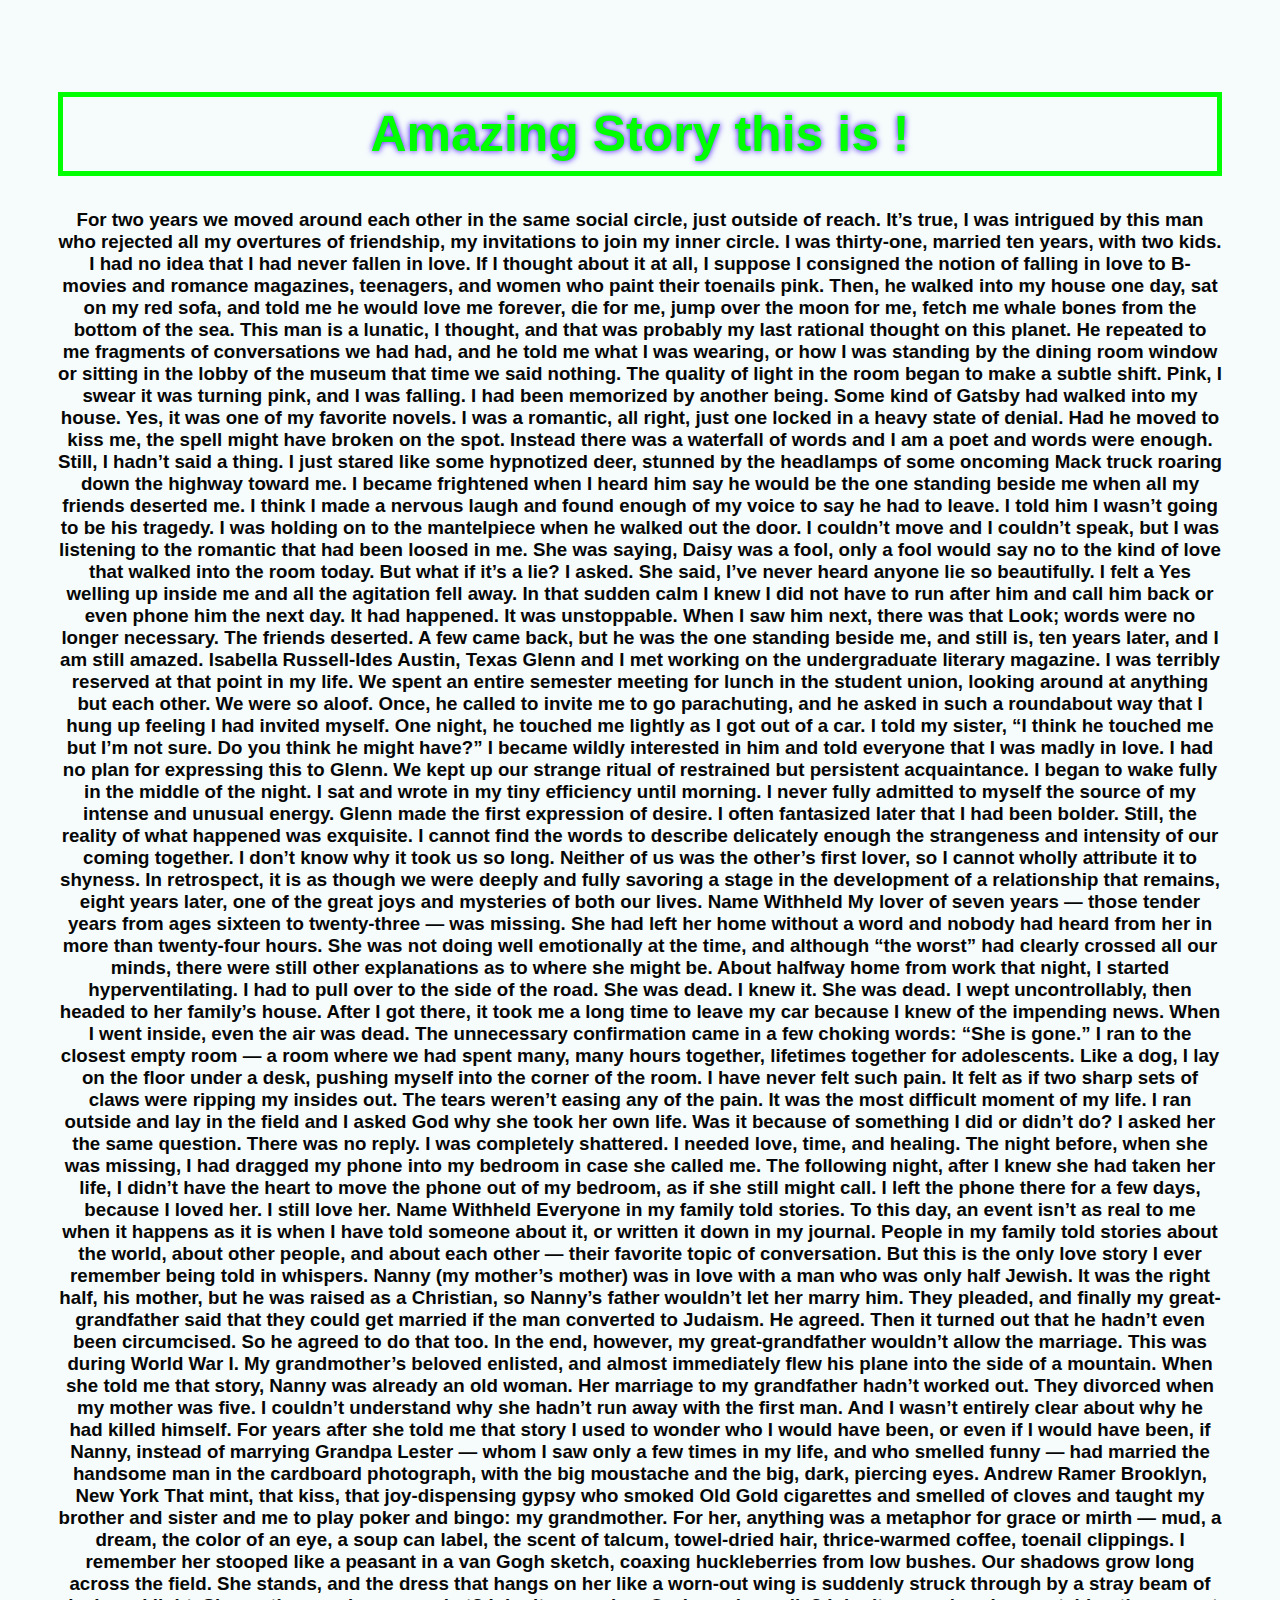
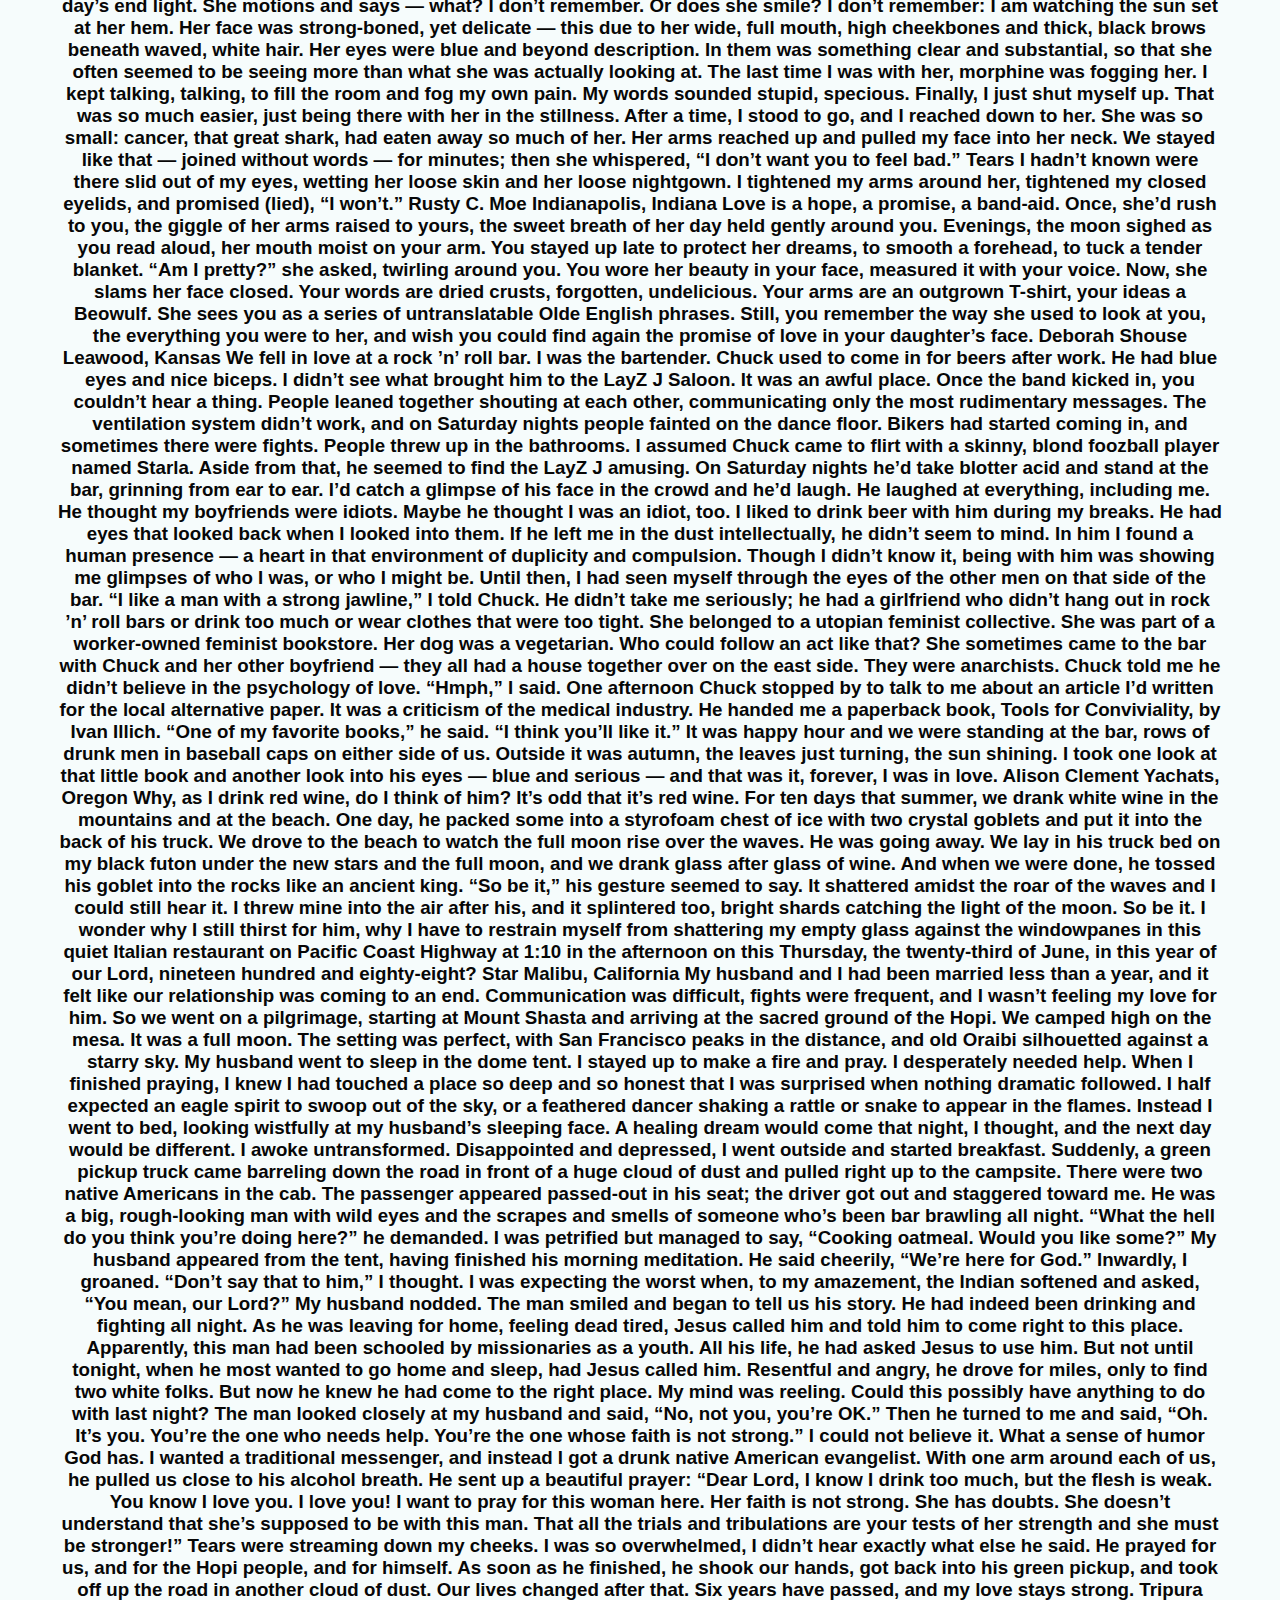
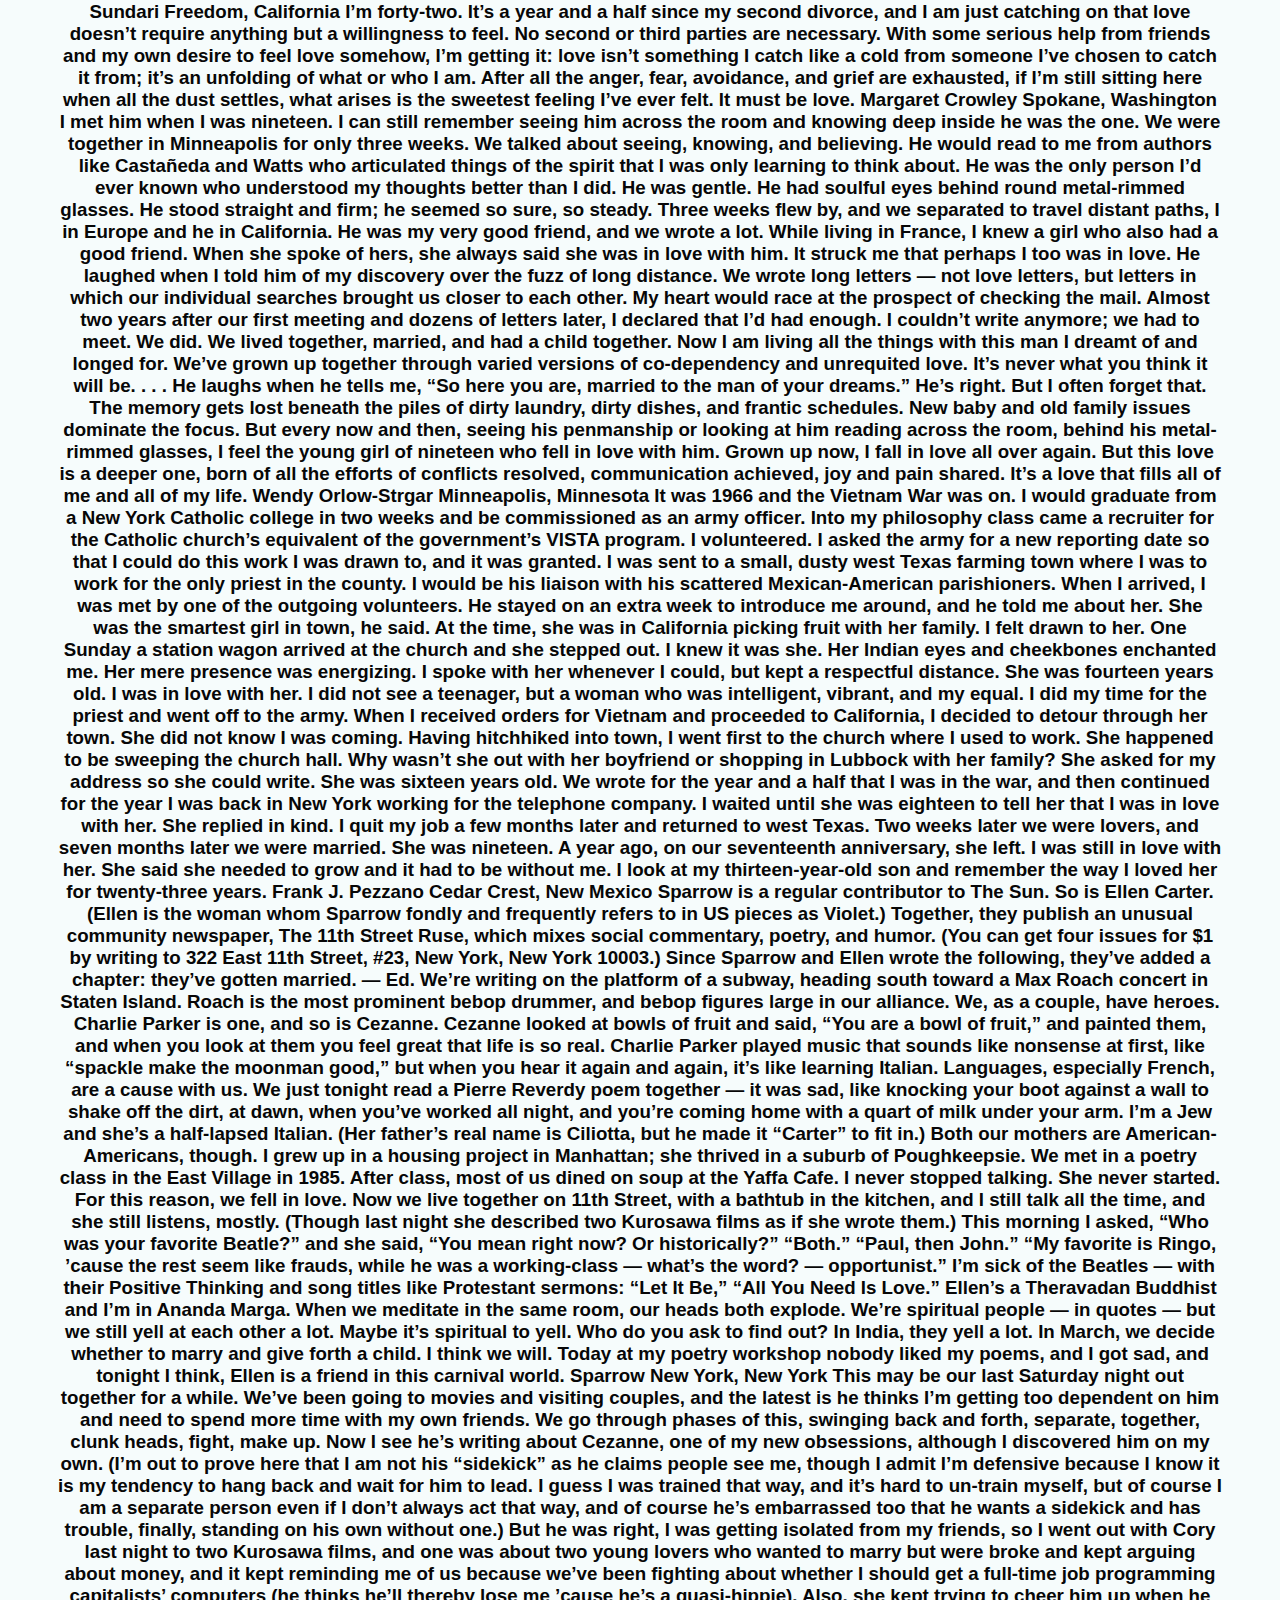
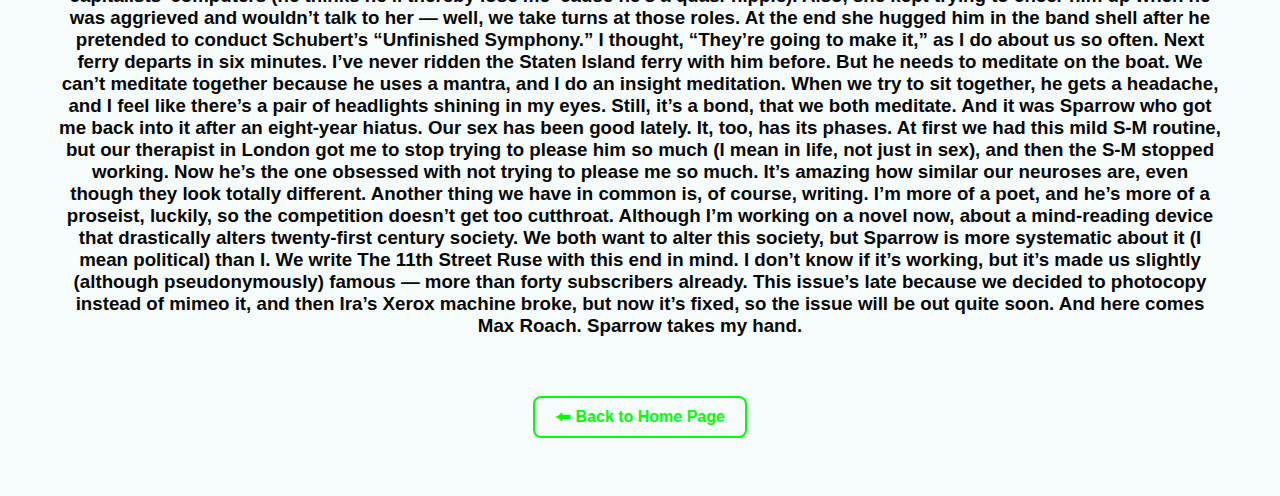
<file: story_e1.html>
<!DOCTYPE html>
<html lang="bn">
<head>
    <meta charset="UTF-8">
    <meta name="viewport" content="width=device-width, initial-scale=1.0">
    <title>Bangla Story Page</title>
     <style>
        body {
            font-family: Arial, sans-serif;
            background-color: #f6fcfc;
            color: #070707;
            text-align: center;
            padding: 50px;
        }

        h1 {
            color: lime;
            font-size: 50px;
            border: 5px solid lime;
            padding: 8px;
            text-shadow: 0 0 6px rgb(58, 5, 249);
        }

        a.back {
            display: inline-block;
            text-align: center;
            margin-top: 40px;
            color: lime;
            text-decoration: none;
            font-weight: bold;
            border: 2px solid lime;
            padding: 10px 20px;
            border-radius: 8px;
            transition: 0.3s;
        }

        /* Hover effect */
        a.back:hover {
            background: #06f606; /* hover color */
            color: #fff;
        }

        /* Active / Click effect */
        a.back:active {
            background: blue;     /* click color */
            color: white;
            border-color: blue;
        }
    </style>
    
</head>
<body>

    <h1>Amazing Story this is !</h1>

    <h3>
        For two years we moved around each other in the same social circle, just outside of reach. It’s true, I was intrigued by this man who rejected all my overtures of friendship, my invitations to join my inner circle. I was thirty-one, married ten years, with two kids. I had no idea that I had never fallen in love. If I thought about it at all, I suppose I consigned the notion of falling in love to B-movies and romance magazines, teenagers, and women who paint their toenails pink.

Then, he walked into my house one day, sat on my red sofa, and told me he would love me forever, die for me, jump over the moon for me, fetch me whale bones from the bottom of the sea. This man is a lunatic, I thought, and that was probably my last rational thought on this planet. He repeated to me fragments of conversations we had had, and he told me what I was wearing, or how I was standing by the dining room window or sitting in the lobby of the museum that time we said nothing. The quality of light in the room began to make a subtle shift. Pink, I swear it was turning pink, and I was falling. I had been memorized by another being. Some kind of Gatsby had walked into my house.

Yes, it was one of my favorite novels. I was a romantic, all right, just one locked in a heavy state of denial. Had he moved to kiss me, the spell might have broken on the spot. Instead there was a waterfall of words and I am a poet and words were enough. Still, I hadn’t said a thing. I just stared like some hypnotized deer, stunned by the headlamps of some oncoming Mack truck roaring down the highway toward me. I became frightened when I heard him say he would be the one standing beside me when all my friends deserted me. I think I made a nervous laugh and found enough of my voice to say he had to leave. I told him I wasn’t going to be his tragedy.

I was holding on to the mantelpiece when he walked out the door. I couldn’t move and I couldn’t speak, but I was listening to the romantic that had been loosed in me. She was saying, Daisy was a fool, only a fool would say no to the kind of love that walked into the room today. But what if it’s a lie? I asked. She said, I’ve never heard anyone lie so beautifully. I felt a Yes welling up inside me and all the agitation fell away. In that sudden calm I knew I did not have to run after him and call him back or even phone him the next day. It had happened. It was unstoppable. When I saw him next, there was that Look; words were no longer necessary. The friends deserted. A few came back, but he was the one standing beside me, and still is, ten years later, and I am still amazed.

Isabella Russell-Ides
Austin, Texas

Glenn and I met working on the undergraduate literary magazine. I was terribly reserved at that point in my life. We spent an entire semester meeting for lunch in the student union, looking around at anything but each other. We were so aloof. Once, he called to invite me to go parachuting, and he asked in such a roundabout way that I hung up feeling I had invited myself. One night, he touched me lightly as I got out of a car. I told my sister, “I think he touched me but I’m not sure. Do you think he might have?”

I became wildly interested in him and told everyone that I was madly in love. I had no plan for expressing this to Glenn. We kept up our strange ritual of restrained but persistent acquaintance. I began to wake fully in the middle of the night. I sat and wrote in my tiny efficiency until morning. I never fully admitted to myself the source of my intense and unusual energy.

Glenn made the first expression of desire. I often fantasized later that I had been bolder. Still, the reality of what happened was exquisite. I cannot find the words to describe delicately enough the strangeness and intensity of our coming together. I don’t know why it took us so long. Neither of us was the other’s first lover, so I cannot wholly attribute it to shyness. In retrospect, it is as though we were deeply and fully savoring a stage in the development of a relationship that remains, eight years later, one of the great joys and mysteries of both our lives.

Name Withheld

My lover of seven years — those tender years from ages sixteen to twenty-three — was missing. She had left her home without a word and nobody had heard from her in more than twenty-four hours. She was not doing well emotionally at the time, and although “the worst” had clearly crossed all our minds, there were still other explanations as to where she might be.

About halfway home from work that night, I started hyperventilating. I had to pull over to the side of the road. She was dead. I knew it. She was dead. I wept uncontrollably, then headed to her family’s house.

After I got there, it took me a long time to leave my car because I knew of the impending news. When I went inside, even the air was dead. The unnecessary confirmation came in a few choking words: “She is gone.”

I ran to the closest empty room — a room where we had spent many, many hours together, lifetimes together for adolescents. Like a dog, I lay on the floor under a desk, pushing myself into the corner of the room. I have never felt such pain. It felt as if two sharp sets of claws were ripping my insides out. The tears weren’t easing any of the pain. It was the most difficult moment of my life.

I ran outside and lay in the field and I asked God why she took her own life. Was it because of something I did or didn’t do? I asked her the same question. There was no reply. I was completely shattered. I needed love, time, and healing.

The night before, when she was missing, I had dragged my phone into my bedroom in case she called me. The following night, after I knew she had taken her life, I didn’t have the heart to move the phone out of my bedroom, as if she still might call. I left the phone there for a few days, because I loved her. I still love her.

Name Withheld

Everyone in my family told stories. To this day, an event isn’t as real to me when it happens as it is when I have told someone about it, or written it down in my journal. People in my family told stories about the world, about other people, and about each other — their favorite topic of conversation. But this is the only love story I ever remember being told in whispers.

Nanny (my mother’s mother) was in love with a man who was only half Jewish. It was the right half, his mother, but he was raised as a Christian, so Nanny’s father wouldn’t let her marry him. They pleaded, and finally my great-grandfather said that they could get married if the man converted to Judaism. He agreed. Then it turned out that he hadn’t even been circumcised. So he agreed to do that too. In the end, however, my great-grandfather wouldn’t allow the marriage. This was during World War I. My grandmother’s beloved enlisted, and almost immediately flew his plane into the side of a mountain.

When she told me that story, Nanny was already an old woman. Her marriage to my grandfather hadn’t worked out. They divorced when my mother was five. I couldn’t understand why she hadn’t run away with the first man. And I wasn’t entirely clear about why he had killed himself.

For years after she told me that story I used to wonder who I would have been, or even if I would have been, if Nanny, instead of marrying Grandpa Lester — whom I saw only a few times in my life, and who smelled funny — had married the handsome man in the cardboard photograph, with the big moustache and the big, dark, piercing eyes.

Andrew Ramer
Brooklyn, New York

That mint, that kiss, that joy-dispensing gypsy who smoked Old Gold cigarettes and smelled of cloves and taught my brother and sister and me to play poker and bingo: my grandmother. For her, anything was a metaphor for grace or mirth — mud, a dream, the color of an eye, a soup can label, the scent of talcum, towel-dried hair, thrice-warmed coffee, toenail clippings. I remember her stooped like a peasant in a van Gogh sketch, coaxing huckleberries from low bushes. Our shadows grow long across the field. She stands, and the dress that hangs on her like a worn-out wing is suddenly struck through by a stray beam of day’s end light. She motions and says — what? I don’t remember. Or does she smile? I don’t remember: I am watching the sun set at her hem.

Her face was strong-boned, yet delicate — this due to her wide, full mouth, high cheekbones and thick, black brows beneath waved, white hair. Her eyes were blue and beyond description. In them was something clear and substantial, so that she often seemed to be seeing more than what she was actually looking at.

The last time I was with her, morphine was fogging her. I kept talking, talking, to fill the room and fog my own pain. My words sounded stupid, specious. Finally, I just shut myself up. That was so much easier, just being there with her in the stillness. After a time, I stood to go, and I reached down to her. She was so small: cancer, that great shark, had eaten away so much of her. Her arms reached up and pulled my face into her neck. We stayed like that — joined without words — for minutes; then she whispered, “I don’t want you to feel bad.” Tears I hadn’t known were there slid out of my eyes, wetting her loose skin and her loose nightgown. I tightened my arms around her, tightened my closed eyelids, and promised (lied), “I won’t.”

Rusty C. Moe
Indianapolis, Indiana

Love is a hope, a promise, a band-aid.

Once, she’d rush to you, the giggle of her arms raised to yours, the sweet breath of her day held gently around you. Evenings, the moon sighed as you read aloud, her mouth moist on your arm. You stayed up late to protect her dreams, to smooth a forehead, to tuck a tender blanket.

“Am I pretty?” she asked, twirling around you. You wore her beauty in your face, measured it with your voice.

Now, she slams her face closed. Your words are dried crusts, forgotten, undelicious. Your arms are an outgrown T-shirt, your ideas a Beowulf. She sees you as a series of untranslatable Olde English phrases.

Still, you remember the way she used to look at you, the everything you were to her, and wish you could find again the promise of love in your daughter’s face.

Deborah Shouse
Leawood, Kansas

We fell in love at a rock ’n’ roll bar. I was the bartender. Chuck used to come in for beers after work. He had blue eyes and nice biceps.

I didn’t see what brought him to the LayZ J Saloon. It was an awful place. Once the band kicked in, you couldn’t hear a thing. People leaned together shouting at each other, communicating only the most rudimentary messages. The ventilation system didn’t work, and on Saturday nights people fainted on the dance floor. Bikers had started coming in, and sometimes there were fights. People threw up in the bathrooms.

I assumed Chuck came to flirt with a skinny, blond foozball player named Starla. Aside from that, he seemed to find the LayZ J amusing. On Saturday nights he’d take blotter acid and stand at the bar, grinning from ear to ear. I’d catch a glimpse of his face in the crowd and he’d laugh. He laughed at everything, including me. He thought my boyfriends were idiots. Maybe he thought I was an idiot, too.

I liked to drink beer with him during my breaks. He had eyes that looked back when I looked into them. If he left me in the dust intellectually, he didn’t seem to mind. In him I found a human presence — a heart in that environment of duplicity and compulsion. Though I didn’t know it, being with him was showing me glimpses of who I was, or who I might be. Until then, I had seen myself through the eyes of the other men on that side of the bar.

“I like a man with a strong jawline,” I told Chuck. He didn’t take me seriously; he had a girlfriend who didn’t hang out in rock ’n’ roll bars or drink too much or wear clothes that were too tight. She belonged to a utopian feminist collective. She was part of a worker-owned feminist bookstore. Her dog was a vegetarian. Who could follow an act like that? She sometimes came to the bar with Chuck and her other boyfriend — they all had a house together over on the east side. They were anarchists. Chuck told me he didn’t believe in the psychology of love. “Hmph,” I said.

One afternoon Chuck stopped by to talk to me about an article I’d written for the local alternative paper. It was a criticism of the medical industry. He handed me a paperback book, Tools for Conviviality, by Ivan Illich. “One of my favorite books,” he said. “I think you’ll like it.” It was happy hour and we were standing at the bar, rows of drunk men in baseball caps on either side of us. Outside it was autumn, the leaves just turning, the sun shining. I took one look at that little book and another look into his eyes — blue and serious — and that was it, forever, I was in love.

Alison Clement
Yachats, Oregon

Why, as I drink red wine, do I think of him? It’s odd that it’s red wine. For ten days that summer, we drank white wine in the mountains and at the beach. One day, he packed some into a styrofoam chest of ice with two crystal goblets and put it into the back of his truck. We drove to the beach to watch the full moon rise over the waves. He was going away. We lay in his truck bed on my black futon under the new stars and the full moon, and we drank glass after glass of wine. And when we were done, he tossed his goblet into the rocks like an ancient king. “So be it,” his gesture seemed to say. It shattered amidst the roar of the waves and I could still hear it. I threw mine into the air after his, and it splintered too, bright shards catching the light of the moon. So be it.

I wonder why I still thirst for him, why I have to restrain myself from shattering my empty glass against the windowpanes in this quiet Italian restaurant on Pacific Coast Highway at 1:10 in the afternoon on this Thursday, the twenty-third of June, in this year of our Lord, nineteen hundred and eighty-eight?

Star
Malibu, California

My husband and I had been married less than a year, and it felt like our relationship was coming to an end. Communication was difficult, fights were frequent, and I wasn’t feeling my love for him.

So we went on a pilgrimage, starting at Mount Shasta and arriving at the sacred ground of the Hopi. We camped high on the mesa. It was a full moon. The setting was perfect, with San Francisco peaks in the distance, and old Oraibi silhouetted against a starry sky.

My husband went to sleep in the dome tent. I stayed up to make a fire and pray. I desperately needed help. When I finished praying, I knew I had touched a place so deep and so honest that I was surprised when nothing dramatic followed. I half expected an eagle spirit to swoop out of the sky, or a feathered dancer shaking a rattle or snake to appear in the flames. Instead I went to bed, looking wistfully at my husband’s sleeping face. A healing dream would come that night, I thought, and the next day would be different.

I awoke untransformed. Disappointed and depressed, I went outside and started breakfast. Suddenly, a green pickup truck came barreling down the road in front of a huge cloud of dust and pulled right up to the campsite. There were two native Americans in the cab. The passenger appeared passed-out in his seat; the driver got out and staggered toward me. He was a big, rough-looking man with wild eyes and the scrapes and smells of someone who’s been bar brawling all night. “What the hell do you think you’re doing here?” he demanded. I was petrified but managed to say, “Cooking oatmeal. Would you like some?” My husband appeared from the tent, having finished his morning meditation. He said cheerily, “We’re here for God.” Inwardly, I groaned. “Don’t say that to him,” I thought. I was expecting the worst when, to my amazement, the Indian softened and asked, “You mean, our Lord?” My husband nodded. The man smiled and began to tell us his story.

He had indeed been drinking and fighting all night. As he was leaving for home, feeling dead tired, Jesus called him and told him to come right to this place. Apparently, this man had been schooled by missionaries as a youth. All his life, he had asked Jesus to use him. But not until tonight, when he most wanted to go home and sleep, had Jesus called him. Resentful and angry, he drove for miles, only to find two white folks. But now he knew he had come to the right place.

My mind was reeling. Could this possibly have anything to do with last night? The man looked closely at my husband and said, “No, not you, you’re OK.” Then he turned to me and said, “Oh. It’s you. You’re the one who needs help. You’re the one whose faith is not strong.” I could not believe it. What a sense of humor God has. I wanted a traditional messenger, and instead I got a drunk native American evangelist.

With one arm around each of us, he pulled us close to his alcohol breath. He sent up a beautiful prayer: “Dear Lord, I know I drink too much, but the flesh is weak. You know I love you. I love you! I want to pray for this woman here. Her faith is not strong. She has doubts. She doesn’t understand that she’s supposed to be with this man. That all the trials and tribulations are your tests of her strength and she must be stronger!”

Tears were streaming down my cheeks. I was so overwhelmed, I didn’t hear exactly what else he said. He prayed for us, and for the Hopi people, and for himself. As soon as he finished, he shook our hands, got back into his green pickup, and took off up the road in another cloud of dust.

Our lives changed after that. Six years have passed, and my love stays strong.

Tripura Sundari
Freedom, California

I’m forty-two. It’s a year and a half since my second divorce, and I am just catching on that love doesn’t require anything but a willingness to feel. No second or third parties are necessary.

With some serious help from friends and my own desire to feel love somehow, I’m getting it: love isn’t something I catch like a cold from someone I’ve chosen to catch it from; it’s an unfolding of what or who I am. After all the anger, fear, avoidance, and grief are exhausted, if I’m still sitting here when all the dust settles, what arises is the sweetest feeling I’ve ever felt. It must be love.

Margaret Crowley
Spokane, Washington

I met him when I was nineteen. I can still remember seeing him across the room and knowing deep inside he was the one. We were together in Minneapolis for only three weeks. We talked about seeing, knowing, and believing. He would read to me from authors like Castañeda and Watts who articulated things of the spirit that I was only learning to think about. He was the only person I’d ever known who understood my thoughts better than I did.

He was gentle. He had soulful eyes behind round metal-rimmed glasses. He stood straight and firm; he seemed so sure, so steady. Three weeks flew by, and we separated to travel distant paths, I in Europe and he in California. He was my very good friend, and we wrote a lot. While living in France, I knew a girl who also had a good friend. When she spoke of hers, she always said she was in love with him. It struck me that perhaps I too was in love. He laughed when I told him of my discovery over the fuzz of long distance. We wrote long letters — not love letters, but letters in which our individual searches brought us closer to each other. My heart would race at the prospect of checking the mail. Almost two years after our first meeting and dozens of letters later, I declared that I’d had enough. I couldn’t write anymore; we had to meet. We did. We lived together, married, and had a child together.

Now I am living all the things with this man I dreamt of and longed for. We’ve grown up together through varied versions of co-dependency and unrequited love. It’s never what you think it will be. . . . He laughs when he tells me, “So here you are, married to the man of your dreams.” He’s right. But I often forget that. The memory gets lost beneath the piles of dirty laundry, dirty dishes, and frantic schedules. New baby and old family issues dominate the focus. But every now and then, seeing his penmanship or looking at him reading across the room, behind his metal-rimmed glasses, I feel the young girl of nineteen who fell in love with him. Grown up now, I fall in love all over again. But this love is a deeper one, born of all the efforts of conflicts resolved, communication achieved, joy and pain shared. It’s a love that fills all of me and all of my life.

Wendy Orlow-Strgar
Minneapolis, Minnesota

It was 1966 and the Vietnam War was on. I would graduate from a New York Catholic college in two weeks and be commissioned as an army officer.

Into my philosophy class came a recruiter for the Catholic church’s equivalent of the government’s VISTA program. I volunteered. I asked the army for a new reporting date so that I could do this work I was drawn to, and it was granted.

I was sent to a small, dusty west Texas farming town where I was to work for the only priest in the county. I would be his liaison with his scattered Mexican-American parishioners. When I arrived, I was met by one of the outgoing volunteers. He stayed on an extra week to introduce me around, and he told me about her. She was the smartest girl in town, he said. At the time, she was in California picking fruit with her family. I felt drawn to her.

One Sunday a station wagon arrived at the church and she stepped out. I knew it was she. Her Indian eyes and cheekbones enchanted me. Her mere presence was energizing. I spoke with her whenever I could, but kept a respectful distance. She was fourteen years old. I was in love with her. I did not see a teenager, but a woman who was intelligent, vibrant, and my equal.

I did my time for the priest and went off to the army. When I received orders for Vietnam and proceeded to California, I decided to detour through her town. She did not know I was coming.

Having hitchhiked into town, I went first to the church where I used to work. She happened to be sweeping the church hall. Why wasn’t she out with her boyfriend or shopping in Lubbock with her family? She asked for my address so she could write. She was sixteen years old.

We wrote for the year and a half that I was in the war, and then continued for the year I was back in New York working for the telephone company. I waited until she was eighteen to tell her that I was in love with her. She replied in kind.

I quit my job a few months later and returned to west Texas. Two weeks later we were lovers, and seven months later we were married. She was nineteen.

A year ago, on our seventeenth anniversary, she left. I was still in love with her. She said she needed to grow and it had to be without me.

I look at my thirteen-year-old son and remember the way I loved her for twenty-three years.

Frank J. Pezzano
Cedar Crest, New Mexico

Sparrow is a regular contributor to The Sun. So is Ellen Carter. (Ellen is the woman whom Sparrow fondly and frequently refers to in US pieces as Violet.)

Together, they publish an unusual community newspaper, The 11th Street Ruse, which mixes social commentary, poetry, and humor. (You can get four issues for $1 by writing to 322 East 11th Street, #23, New York, New York 10003.)

Since Sparrow and Ellen wrote the following, they’ve added a chapter: they’ve gotten married.

— Ed.

 

We’re writing on the platform of a subway, heading south toward a Max Roach concert in Staten Island. Roach is the most prominent bebop drummer, and bebop figures large in our alliance. We, as a couple, have heroes. Charlie Parker is one, and so is Cezanne.

Cezanne looked at bowls of fruit and said, “You are a bowl of fruit,” and painted them, and when you look at them you feel great that life is so real.

Charlie Parker played music that sounds like nonsense at first, like “spackle make the moonman good,” but when you hear it again and again, it’s like learning Italian.

Languages, especially French, are a cause with us. We just tonight read a Pierre Reverdy poem together — it was sad, like knocking your boot against a wall to shake off the dirt, at dawn, when you’ve worked all night, and you’re coming home with a quart of milk under your arm.

 

I’m a Jew and she’s a half-lapsed Italian. (Her father’s real name is Ciliotta, but he made it “Carter” to fit in.) Both our mothers are American-Americans, though. I grew up in a housing project in Manhattan; she thrived in a suburb of Poughkeepsie. We met in a poetry class in the East Village in 1985. After class, most of us dined on soup at the Yaffa Cafe. I never stopped talking. She never started. For this reason, we fell in love.

Now we live together on 11th Street, with a bathtub in the kitchen, and I still talk all the time, and she still listens, mostly. (Though last night she described two Kurosawa films as if she wrote them.)

This morning I asked, “Who was your favorite Beatle?” and she said, “You mean right now? Or historically?”

“Both.”

“Paul, then John.”

“My favorite is Ringo, ’cause the rest seem like frauds, while he was a working-class — what’s the word? — opportunist.”

I’m sick of the Beatles — with their Positive Thinking and song titles like Protestant sermons: “Let It Be,” “All You Need Is Love.”

Ellen’s a Theravadan Buddhist and I’m in Ananda Marga. When we meditate in the same room, our heads both explode.

We’re spiritual people — in quotes — but we still yell at each other a lot. Maybe it’s spiritual to yell. Who do you ask to find out? In India, they yell a lot.

 

In March, we decide whether to marry and give forth a child. I think we will.

Today at my poetry workshop nobody liked my poems, and I got sad, and tonight I think, Ellen is a friend in this carnival world.

Sparrow
New York, New York

This may be our last Saturday night out together for a while. We’ve been going to movies and visiting couples, and the latest is he thinks I’m getting too dependent on him and need to spend more time with my own friends. We go through phases of this, swinging back and forth, separate, together, clunk heads, fight, make up.

Now I see he’s writing about Cezanne, one of my new obsessions, although I discovered him on my own. (I’m out to prove here that I am not his “sidekick” as he claims people see me, though I admit I’m defensive because I know it is my tendency to hang back and wait for him to lead. I guess I was trained that way, and it’s hard to un-train myself, but of course I am a separate person even if I don’t always act that way, and of course he’s embarrassed too that he wants a sidekick and has trouble, finally, standing on his own without one.)

But he was right, I was getting isolated from my friends, so I went out with Cory last night to two Kurosawa films, and one was about two young lovers who wanted to marry but were broke and kept arguing about money, and it kept reminding me of us because we’ve been fighting about whether I should get a full-time job programming capitalists’ computers (he thinks he’ll thereby lose me ’cause he’s a quasi-hippie). Also, she kept trying to cheer him up when he was aggrieved and wouldn’t talk to her — well, we take turns at those roles. At the end she hugged him in the band shell after he pretended to conduct Schubert’s “Unfinished Symphony.” I thought, “They’re going to make it,” as I do about us so often.

Next ferry departs in six minutes. I’ve never ridden the Staten Island ferry with him before. But he needs to meditate on the boat. We can’t meditate together because he uses a mantra, and I do an insight meditation. When we try to sit together, he gets a headache, and I feel like there’s a pair of headlights shining in my eyes. Still, it’s a bond, that we both meditate. And it was Sparrow who got me back into it after an eight-year hiatus.

Our sex has been good lately. It, too, has its phases. At first we had this mild S-M routine, but our therapist in London got me to stop trying to please him so much (I mean in life, not just in sex), and then the S-M stopped working. Now he’s the one obsessed with not trying to please me so much. It’s amazing how similar our neuroses are, even though they look totally different.

Another thing we have in common is, of course, writing. I’m more of a poet, and he’s more of a proseist, luckily, so the competition doesn’t get too cutthroat. Although I’m working on a novel now, about a mind-reading device that drastically alters twenty-first century society. We both want to alter this society, but Sparrow is more systematic about it (I mean political) than I. We write The 11th Street Ruse with this end in mind. I don’t know if it’s working, but it’s made us slightly (although pseudonymously) famous — more than forty subscribers already. This issue’s late because we decided to photocopy instead of mimeo it, and then Ira’s Xerox machine broke, but now it’s fixed, so the issue will be out quite soon.

And here comes Max Roach. Sparrow takes my hand.
    </h3>

    <!-- Back button -->
    <a href="index.html" class="back">⬅ Back to Home Page</a>

</body>
</html>
</file>
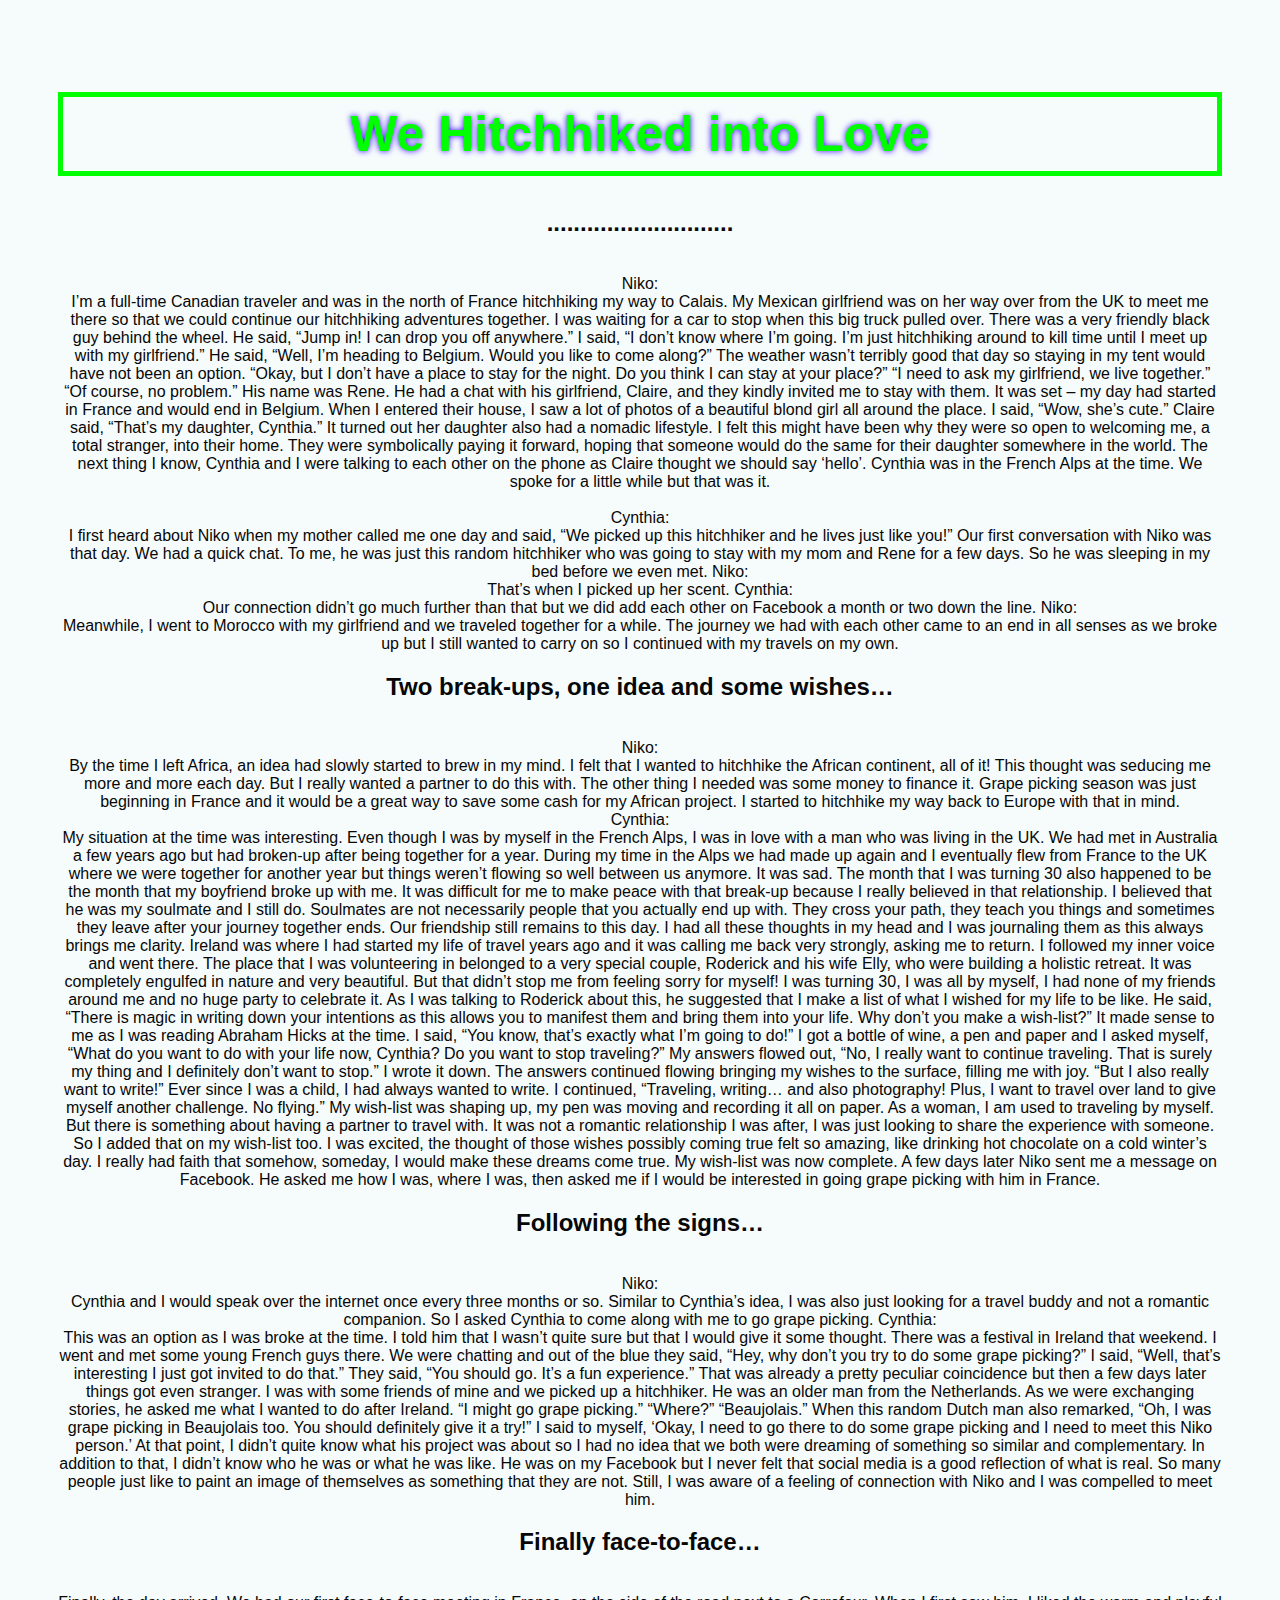
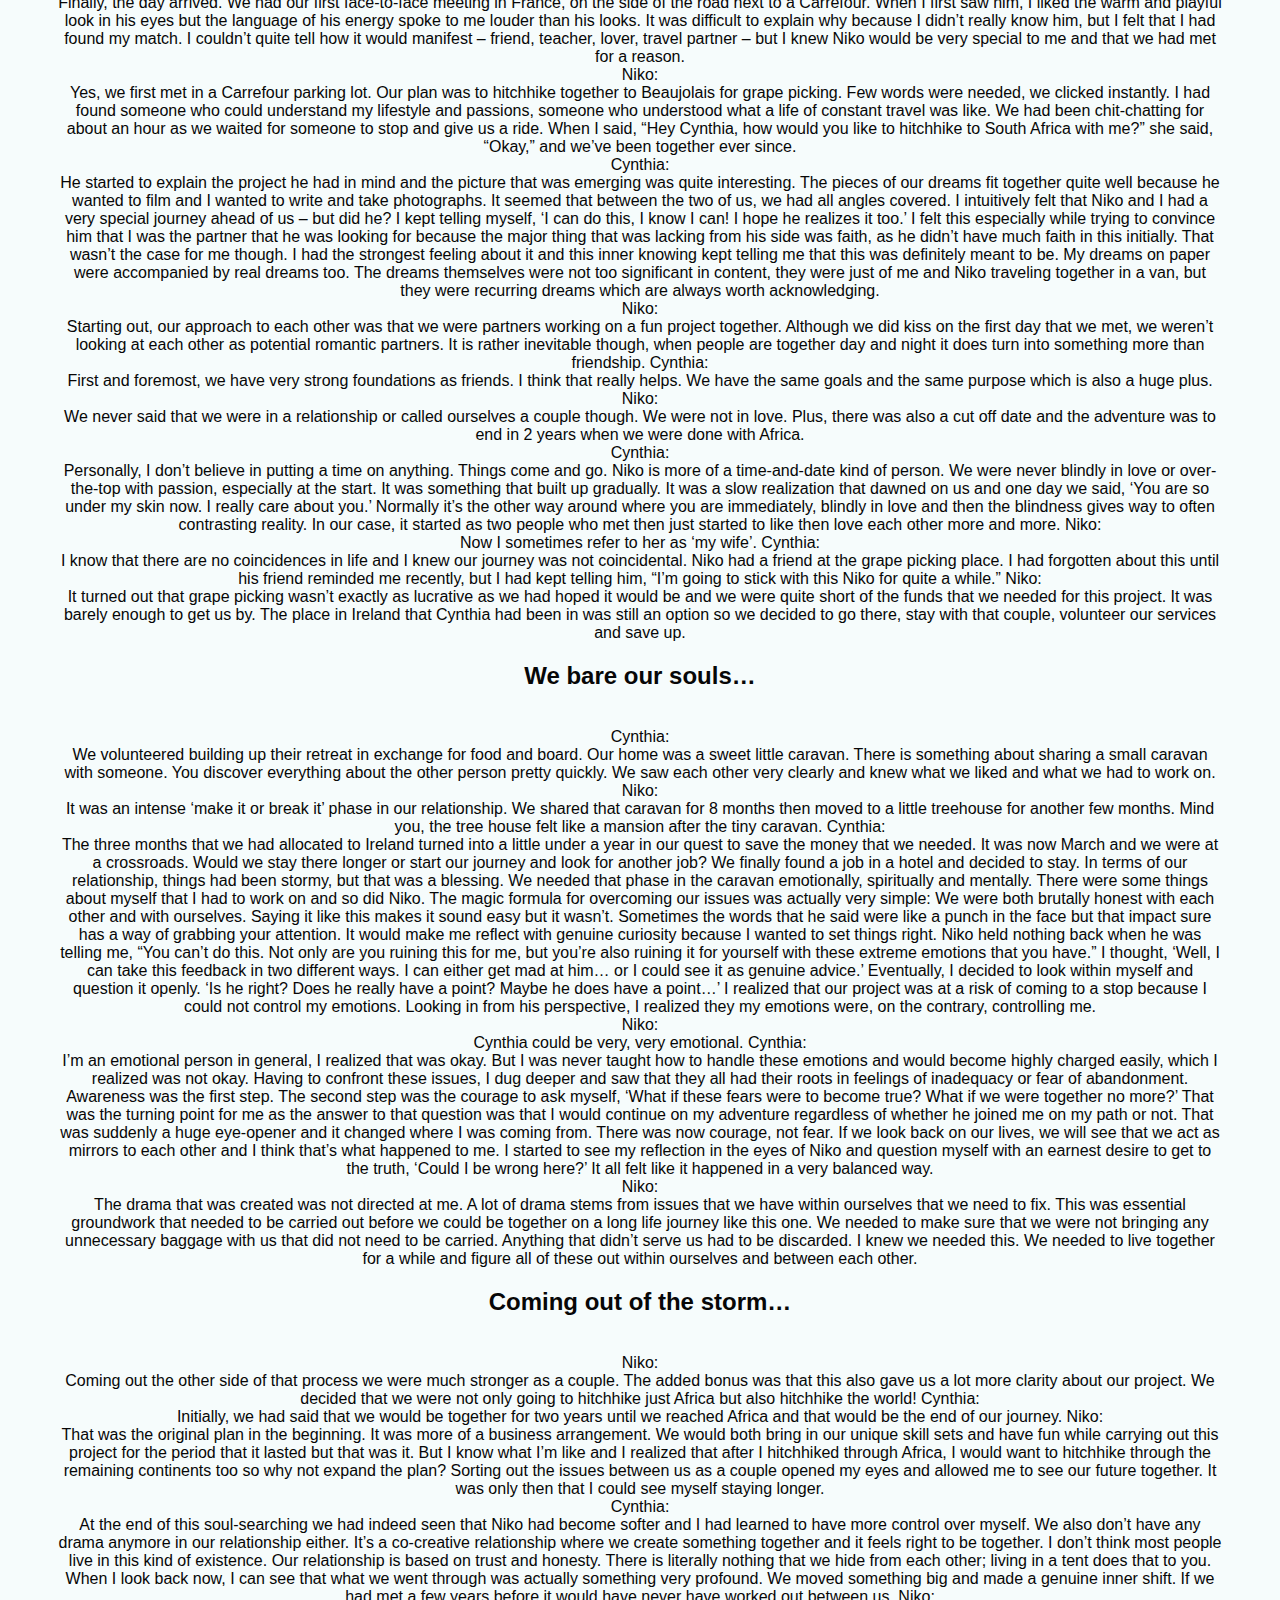
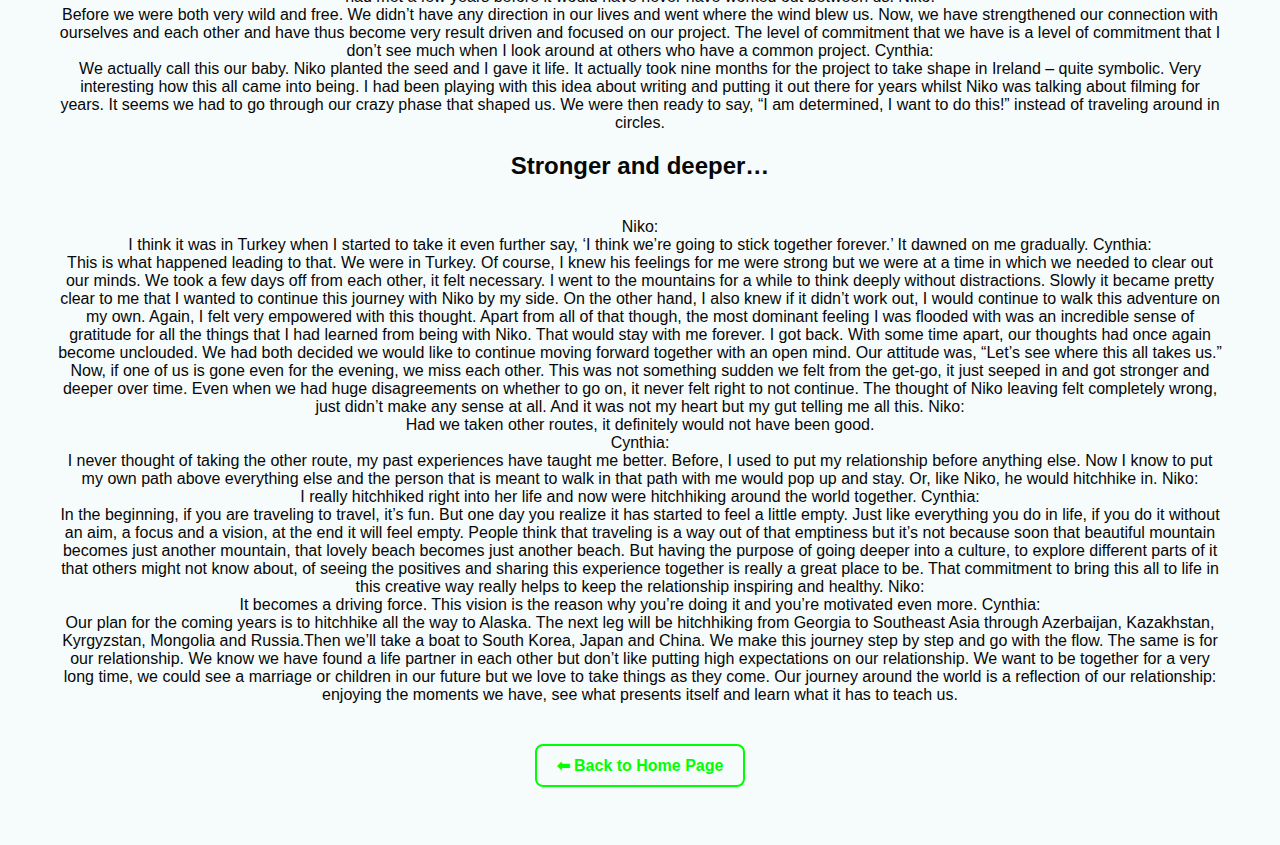
<file: story_e2.html>
<!DOCTYPE html>
<html lang="en">
<head>
    <meta charset="UTF-8">
    <meta name="viewport" content="width=device-width, initial-scale=1.0">
    <title>Document</title>
     <style>
        body {
            font-family: Arial, sans-serif;
            background-color: #f6fcfc;
            color: #070707;
            text-align: center;
            padding: 50px;
        }

        h1 {
            color: lime;
            font-size: 50px;
            border: 5px solid lime;
            padding: 8px;
            text-shadow: 0 0 6px rgb(58, 5, 249);
        }

        a.back {
            display: inline-block;
            text-align: center;
            margin-top: 40px;
            color: lime;
            text-decoration: none;
            font-weight: bold;
            border: 2px solid lime;
            padding: 10px 20px;
            border-radius: 8px;
            transition: 0.3s;
        }

        /* Hover effect */
        a.back:hover {
            background: #06f606; /* hover color */
            color: #fff;
        }

        /* Active / Click effect */
        a.back:active {
            background: blue;     /* click color */
            color: white;
            border-color: blue;
        }
    </style>
    
</head>
<body>
    <h1 style="color: lime; text-align: center; align-items: center; font-size: 50px; border: 5px solid lime; padding: 8px; text-shadow: blue; text-decoration: blue;">
        We Hitchhiked into Love
    </h1>
    <h3>
        <h2>............................</h2>
        <br>
        Niko: <br>
        I’m a full-time Canadian traveler and was in the north of France hitchhiking my way to Calais. My Mexican girlfriend was on her way over from the UK to meet me there so that we could continue our hitchhiking adventures together.

I was waiting for a car to stop when this big truck pulled over. There was a very friendly black guy behind the wheel. He said, “Jump in! I can drop you off anywhere.”

I said, “I don’t know where I’m going. I’m just hitchhiking around to kill time until I meet up with my girlfriend.”

He said, “Well, I’m heading to Belgium. Would you like to come along?”

The weather wasn’t terribly good that day so staying in my tent would have not been an option.

“Okay, but I don’t have a place to stay for the night. Do you think I can stay at your place?”

“I need to ask my girlfriend, we live together.”

“Of course, no problem.”

His name was Rene. He had a chat with his girlfriend, Claire, and they kindly invited me to stay with them. It was set – my day had started in France and would end in Belgium.

When I entered their house, I saw a lot of photos of a beautiful blond girl all around the place.

I said, “Wow, she’s cute.”

Claire said, “That’s my daughter, Cynthia.”

It turned out her daughter also had a nomadic lifestyle. I felt this might have been why they were so open to welcoming me, a  total stranger, into their home. They were symbolically paying it forward, hoping that someone would do the same for their daughter somewhere in the world.

The next thing I know, Cynthia and I were talking to each other on the phone as Claire thought we should say ‘hello’. Cynthia was in the French Alps at the time. We spoke for a little while but that was it. <br>
<br>



            Cynthia: 
           <br>
            I first heard about Niko when my mother called me one day and said, “We picked up this hitchhiker and he lives just like you!”

Our first conversation with Niko was that day. We had a quick chat. To me, he was just this random hitchhiker who was going to stay with my mom and Rene for a few days. So he was sleeping in my bed before we even met.

Niko: <br>
 That’s when I picked up her scent.

Cynthia: <br>
 Our connection didn’t go much further than that but we did add each other on Facebook a month or two down the line.

Niko: <br>
 Meanwhile, I went to Morocco with my girlfriend and we traveled together for a while. The journey we had with each other came to an end in all senses as we broke up but I still wanted to carry on so I continued with my travels on my own.
            <br>
            <h2>Two break-ups, one idea and some wishes…</h2> <br>
            Niko:  <br>
            By the time I left Africa, an idea had slowly started to brew in my mind. I felt that I wanted to hitchhike the African continent, all of it! This thought was seducing me more and more each day. But I really wanted a partner to do this with. The other thing I needed was some money to finance it.

Grape picking season was just beginning in France and it would be a great way to save some cash for my African project. I started to hitchhike my way back to Europe with that in mind.
  <br>
  Cynthia:  <br>
  My situation at the time was interesting. Even though I was by myself in the French Alps, I was in love with a man who was living in the UK. We had met in Australia a few years ago but had broken-up after being together for a year. During my time in the Alps we had made up again and I eventually flew from France to the UK where we were together for another year but things weren’t flowing so well between us anymore. It was sad.

The month that I was turning 30 also happened to be the month that my boyfriend broke up with me.

It was difficult for me to make peace with that break-up because I really believed in that relationship. I believed that he was my soulmate and I still do. Soulmates are not necessarily people that you actually end up with. They cross your path, they teach you things and sometimes they leave after your journey together ends. Our friendship still remains to this day.

I had all these thoughts in my head and I was journaling them as this always brings me clarity. Ireland was where I had started my life of travel years ago and it was calling me back very strongly, asking me to return. I followed my inner voice and went there.

The place that I was volunteering in belonged to a very special couple, Roderick and his wife Elly, who were building a holistic retreat. It was completely engulfed in nature and very beautiful.

But that didn’t stop me from feeling sorry for myself! I was turning 30, I was all by myself, I had none of my friends around me and no huge party to celebrate it.            


As I was talking to Roderick about this, he suggested that I make a list of what I wished for my life to be like. He said, “There is magic in writing down your intentions as this allows you to manifest them and bring them into your life. Why don’t you make a wish-list?”

It made sense to me as I was reading Abraham Hicks at the time. I said, “You know, that’s exactly what I’m going to do!”

I got a bottle of wine, a pen and paper and I asked myself, “What do you want to do with your life now, Cynthia? Do you want to stop traveling?”

My answers flowed out, “No, I really want to continue traveling. That is surely my thing and I definitely don’t want to stop.” I wrote it down.

The answers continued flowing bringing my wishes to the surface, filling me with joy. “But I also really want to write!”

Ever since I was a child, I had always wanted to write.

I continued, “Traveling, writing… and also photography! Plus, I want to travel over land to give myself another challenge. No flying.”

My wish-list was shaping up, my pen was moving and recording it all on paper.

As a woman, I am used to traveling by myself. But there is something about having a partner to travel with. It was not a romantic relationship I was after, I was just looking to share the experience with someone. So I added that on my wish-list too.

I was excited, the thought of those wishes possibly coming true felt so amazing, like drinking hot chocolate on a cold winter’s day. I really had faith that somehow, someday, I would make these dreams come true.

My wish-list was now complete.

A few days later Niko sent me a message on Facebook.

He asked me how I was, where I was, then asked me if I would be interested in going grape picking with him in France.


<br>
<h2>Following the signs… </h2>
<br>
Niko: <br>
 Cynthia and I would speak over the internet once every three months or so. Similar to Cynthia’s idea, I was also just looking for a travel buddy and not a romantic companion. So I asked Cynthia to come along with me to go grape picking.

Cynthia: <br>
 This was an option as I was broke at the time. I told him that I wasn’t quite sure but that I would give it some thought.

There was a festival in Ireland that weekend. I went and met some young French guys there. We were chatting and out of the blue they said, “Hey, why don’t you try to do some grape picking?”

I said, “Well, that’s interesting I just got invited to do that.”

They said, “You should go. It’s a fun experience.”

That was already a pretty peculiar coincidence but then a few days later things got even stranger. I was with some friends of mine and we picked up a hitchhiker. He was an older man from the Netherlands.

As we were exchanging stories, he asked me what I wanted to do after Ireland.

“I might go grape picking.”

“Where?”

“Beaujolais.”

When this random Dutch man also remarked, “Oh, I was grape picking in Beaujolais too. You should definitely give it a try!” I said to myself, ‘Okay, I need to go there to do some grape picking and I need to meet this Niko person.’

At that point, I didn’t quite know what his project was about so I had no idea that we both were dreaming of something so similar and complementary. In addition to that, I didn’t know who he was or what he was like. He was on my Facebook but I never felt that social media is a good reflection of what is real. So many people just like to paint an image of themselves as something that they are not. Still, I was aware of a feeling of connection with Niko and I was compelled to meet him.

<br>
<h2>Finally face-to-face…</h2>
<br>
Finally, the day arrived. We had our first face-to-face meeting in France, on the side of the road next to a Carrefour.

When I first saw him, I liked the warm and playful look in his eyes but the language of his energy spoke to me louder than his looks. It was difficult to explain why because I didn’t really know him, but I felt that I had found my match. I couldn’t quite tell how it would manifest – friend, teacher, lover, travel partner – but I knew Niko would be very special to me and that we had met for a reason.
<br>
Niko:  <br>
Yes, we first met in a Carrefour parking lot. Our plan was to hitchhike together to Beaujolais for grape picking.

Few words were needed, we clicked instantly. I had found someone who could understand my lifestyle and passions, someone who understood what a life of constant travel was like.

We had been chit-chatting for about an hour as we waited for someone to stop and give us a ride. When I said, “Hey Cynthia, how would you like to hitchhike to South Africa with me?” she said, “Okay,” and we’ve been together ever since.
 <br>
 Cynthia: <br>
  He started to explain the project he had in mind and the picture that was emerging was quite interesting. The pieces of our dreams fit together quite well because he wanted to film and I wanted to write and take photographs. It seemed that between the two of us, we had all angles covered.
I intuitively felt that Niko and I had a very special journey ahead of us – but did he? I kept telling myself, ‘I can do this, I know I can! I hope he realizes it too.’ I felt this especially while trying to convince him that I was the partner that he was looking for because the major thing that was lacking from his side was faith, as he didn’t have much faith in this initially.

That wasn’t the case for me though. I had the strongest feeling about it and this inner knowing kept telling me that this was definitely meant to be.

My dreams on paper were accompanied by real dreams too. The dreams themselves were not too significant in content, they were just of me and Niko traveling together in a van, but they were recurring dreams which are always worth acknowledging.
<br>
Niko: <br> Starting out, our approach to each other was that we were partners working on a fun project together. Although we did kiss on the first day that we met, we weren’t looking at each other as potential romantic partners. It is rather inevitable though, when people are together day and night it does turn into something more than friendship.

Cynthia: <br> First and foremost, we have very strong foundations as friends. I think that really helps. We have the same goals and the same purpose which is also a huge plus.

Niko: <br> We never said that we were in a relationship or called ourselves a couple though. We were not in love. Plus, there was also a cut off date and the adventure was to end in 2 years when we were done with Africa.
<br>
Cynthia: <br> Personally, I don’t believe in putting a time on anything. Things come and go. Niko is more of a time-and-date kind of person.

We were never blindly in love or over-the-top with passion, especially at the start. It was something that built up gradually. It was a slow realization that dawned on us and one day we said, ‘You are so under my skin now. I really care about you.’

Normally it’s the other way around where you are immediately, blindly in love and then the blindness gives way to often contrasting reality. In our case, it started as two people who met then just started to like then love each other more and more.

Niko: <br> Now I sometimes refer to her as ‘my wife’.

Cynthia: <br> I know that there are no coincidences in life and I knew our journey was not coincidental. Niko had a friend at the grape picking place. I had forgotten about this until his friend reminded me recently, but I had kept telling him, “I’m going to stick with this Niko for quite a while.”

Niko: <br> It turned out that grape picking wasn’t exactly as lucrative as we had hoped it would be and we were quite short of the funds that we needed for this project. It was barely enough to get us by.

The place in Ireland that Cynthia had been in was still an option so we decided to go there, stay with that couple, volunteer our services and save up.
<br>
<h2>We bare our souls…</h2>
<br>
Cynthia: <br> We volunteered building up their retreat in exchange for food and board. Our home was a sweet little caravan. There is something about sharing a small caravan with someone. You discover everything about the other person pretty quickly. We saw each other very clearly and knew what we liked and what we had to work on.

Niko: <br> It was an intense ‘make it or break it’ phase in our relationship. We shared that caravan for 8 months then moved to a little treehouse for another few months. Mind you, the tree house felt like a mansion after the tiny caravan.

Cynthia: <br> The three months that we had allocated to Ireland turned into a little under a year in our quest to save the money that we needed. It was now March and we were at a crossroads. Would we stay there longer or start our journey and look for another job? We finally found a job in a hotel and decided to stay.

In terms of our relationship, things had been stormy, but that was a blessing. We needed that phase in the caravan emotionally, spiritually and mentally. There were some things about myself that I had to work on and so did Niko.

The magic formula for overcoming our issues was actually very simple: We were both brutally honest with each other and with ourselves. Saying it like this makes it sound easy but it wasn’t. Sometimes the words that he said were like a punch in the face but that impact sure has a way of grabbing your attention. It would make me reflect with genuine curiosity because I wanted to set things right.
Niko held nothing back when he was telling me, “You can’t do this. Not only are you ruining this for me, but you’re also ruining it for yourself with these extreme emotions that you have.” I thought, ‘Well, I can take this feedback in two different ways. I can either get mad at him… or I could see it as genuine advice.’ Eventually, I decided to look within myself and question it openly.

‘Is he right? Does he really have a point? Maybe he does have a point…’

I realized that our project was at a risk of coming to a stop because I could not control my emotions. Looking in from his perspective, I realized they my emotions were, on the contrary, controlling me.

<br>
Niko:  <br>
Cynthia could be very, very emotional.

Cynthia: <br>
I’m an emotional person in general, I realized that was okay. But I was never taught how to handle these emotions and would become highly charged easily, which I realized was not okay. Having to confront these issues, I dug deeper and saw that they all had their roots in feelings of inadequacy or fear of abandonment.

Awareness was the first step. The second step was the courage to ask myself, ‘What if these fears were to become true? What if we were together no more?’

That was the turning point for me as the answer to that question was that I would continue on my adventure regardless of whether he joined me on my path or not. That was suddenly a huge eye-opener and it changed where I was coming from. There was now courage, not fear.

If we look back on our lives, we will see that we act as mirrors to each other and I think that’s what happened to me. I started to see my reflection in the eyes of Niko and question myself with an earnest desire to get to the truth, ‘Could I be wrong here?’ It all felt like it happened in a very balanced way.

<br>
Niko: <br> The drama that was created was not directed at me. A lot of drama stems from issues that we have within ourselves that we need to fix. This was essential groundwork that needed to be carried out before we could be together on a long life journey like this one. We needed to make sure that we were not bringing any unnecessary baggage with us that did not need to be carried. Anything that didn’t serve us had to be discarded.

I knew we needed this. We needed to live together for a while and figure all of these out within ourselves and between each other.

<br>
<h2>Coming out of the storm…</h2>
<br>
Niko: <br> Coming out the other side of that process we were much stronger as a couple. The added bonus was that this also gave us a lot more clarity about our project. We decided that we were not only going to hitchhike just Africa but also hitchhike the world!

Cynthia: <br> Initially, we had said that we would be together for two years until we reached Africa and that would be the end of our journey.

Niko: <br> That was the original plan in the beginning. It was more of a business arrangement. We would both bring in our unique skill sets and have fun while carrying out this project for the period that it lasted but that was it.

But I know what I’m like and I realized that after I hitchhiked through Africa, I would want to hitchhike through the remaining continents too so why not expand the plan? Sorting out the issues between us as a couple opened my eyes and allowed me to see our future together. It was only then that I could see myself staying longer.
<br>
Cynthia: <br>
 At the end of this soul-searching we had indeed seen that Niko had become softer and I had learned to have more control over myself.

We also don’t have any drama anymore in our relationship either. It’s a co-creative relationship where we create something together and it feels right to be together. I don’t think most people live in this kind of existence.

Our relationship is based on trust and honesty. There is literally nothing that we hide from each other; living in a tent does that to you.

When I look back now, I can see that what we went through was actually something very profound. We moved something big and made a genuine inner shift. If we had met a few years before it would have never have worked out between us.

Niko: <br>
 Before we were both very wild and free. We didn’t have any direction in our lives and went where the wind blew us. Now, we have strengthened our connection with ourselves and each other and have thus become very result driven and focused on our project. The level of commitment that we have is a level of commitment that I don’t see much when I look around at others who have a common project.

Cynthia: <br>
 We actually call this our baby. Niko planted the seed and I gave it life. It actually took nine months for the project to take shape in Ireland – quite symbolic.

Very interesting how this all came into being. I had been playing with this idea about writing and putting it out there for years whilst Niko was talking about filming for years. It seems we had to go through our crazy phase that shaped us. We were then ready to say, “I am determined, I want to do this!” instead of traveling around in circles.
<br>
<h2>Stronger and deeper…</h2>
<br>
Niko: <br> I think it was in Turkey when I started to take it even further say, ‘I think we’re going to stick together forever.’ It dawned on me gradually.

Cynthia: <br> This is what happened leading to that. We were in Turkey. Of course, I knew his feelings for me were strong but we were at a time in which we needed to clear out our minds. We took a few days off from each other, it felt necessary.

I went to the mountains for a while to think deeply without distractions. Slowly it became pretty clear to me that I wanted to continue this journey with Niko by my side. On the other hand, I also knew if it didn’t work out, I would continue to walk this adventure on my own. Again, I felt very empowered with this thought.

Apart from all of that though, the most dominant feeling I was flooded with was an incredible sense of gratitude for all the things that I had learned from being with Niko. That would stay with me forever.

I got back. With some time apart, our thoughts had once again become unclouded. We had both decided we would like to continue moving forward together with an open mind. Our attitude was, “Let’s see where this all takes us.” Now, if one of us is gone even for the evening, we miss each other. This was not something sudden we felt from the get-go, it just seeped in and got stronger and deeper over time.

Even when we had huge disagreements on whether to go on, it never felt right to not continue. The thought of Niko leaving felt completely wrong, just didn’t make any sense at all. And it was not my heart but my gut telling me all this.

Niko: <br> Had we taken other routes, it definitely would not have been good.
<br>
Cynthia: <br> I never thought of taking the other route, my past experiences have taught me better. Before, I used to put my relationship before anything else. Now I know to put my own path above everything else and the person that is meant to walk in that path with me would pop up and stay. Or, like Niko, he would hitchhike in.

Niko: <br> I really hitchhiked right into her life and now were hitchhiking around the world together.

Cynthia:  <br>
In the beginning, if you are traveling to travel, it’s fun. But one day you realize it has started to feel a little empty. Just like everything you do in life, if you do it without an aim, a focus and a vision, at the end it will feel empty.

People think that traveling is a way out of that emptiness but it’s not because soon that beautiful mountain becomes just another mountain, that lovely beach becomes just another beach. But having the purpose of going deeper into a culture, to explore different parts of it that others might not know about, of seeing the positives and sharing this experience together is really a great place to be. That commitment to bring this all to life in this creative way really helps to keep the relationship inspiring and healthy.

Niko: <br> It becomes a driving force. This vision is the reason why you’re doing it and you’re motivated even more.

Cynthia: <br> Our plan for the coming years is to hitchhike all the way to Alaska. The next leg will be hitchhiking from Georgia to Southeast Asia through Azerbaijan, Kazakhstan, Kyrgyzstan, Mongolia and Russia.Then we’ll take a boat to South Korea, Japan and China. We make this journey step by step and go with the flow.

The same is for our relationship. We know we have found a life partner in each other but don’t like putting high expectations on our relationship. We want to be together for a very long time, we could see a marriage or children in our future but we love to take things as they come. Our journey around the world is a reflection of our relationship: enjoying the moments we have, see what presents itself and learn what it has to teach us.
<br>









</h3>
















    <!-- Back button -->
    <a href="index.html" class="back">⬅ Back to Home Page</a>
</body>
</html>
</file>
<file: style.css>
/* 
   RESET & BASE STYLES
*/

* {
  margin: 0;
  padding: 0;
  box-sizing: border-box;
  font-family: 'Inter', sans-serif;
}

body {
  background-color: #f9fafb;
  color: #1f2937;
  line-height: 1.6;
}







/* 
   GLOWING HEADING AT TOP
*/
#bsm {
  font-size: clamp(2.5rem, 8vw, 120px);
  font-weight: 800;
  text-align: center;
  color: #1de16f;
  margin: 20px auto;
  padding: 20px 40px;
  border: 4px solid #1de16f;
  border-radius: 20px;
  background-color: rgba(0, 0, 0, 0.05);
  animation: glow 2s infinite alternate;
  display: block;
  max-width: 90%;
}

@keyframes glow {
  0% { box-shadow: 0 0 10px #1de16f,0 0 20px #1de16f; transform: scale(1);}
  50% { box-shadow: 0 0 25px #1de16f,0 0 50px #1de16f; transform: scale(1.05);}
  100% { box-shadow: 0 0 10px #1de16f,0 0 20px #1de16f; transform: scale(1);}
}







/* 
   NAVBAR GRID DESIGN
*/
header {
  background: #fff;
  position: sticky;
  top: 0;
  z-index: 50;
  box-shadow: 0 2px 6px rgba(0,0,0,0.1);
  padding: 1rem 0;
}

.nav {
  display: grid;
  
  grid-template-columns: repeat(auto-fit, minmax(120px, 1fr));
  gap: 10px;
  max-width: 900px;
  margin: 0 auto;
  text-align: center;
}

.nav a {
  display: block;
  text-decoration: none;
  color: #1f2937;
  font-weight: 600;
  padding: 0.75rem 1rem;
  border-radius: 10px;
  transition: all 0.3s ease;
  background-color: #e0fdf4;
}

.nav a:hover {
  color: #fff;
  background-color: #1de16f;
  transform: translateY(-2px);
  box-shadow: 0 4px 8px rgba(0,0,0,0.1);
}













/*
   SECTIONS
*/
section {
  padding: 4rem 1rem;
  text-align: center;
}

h2 {
  font-size: 2.5rem;
  font-weight: 800;
  margin-bottom: 1rem;
}

p {
  font-size: 1.125rem;
  color: #475569;
  margin-top: 0.5rem;
}










/* 
   CARDS / GRIDS
*/
.story-cards,
.gallery-grid,
.video-grid {
  display: grid;
  grid-template-columns: repeat(auto-fit, minmax(250px, 1fr));
  gap: 2rem;
  margin-top: 2rem;
}

.card {
  padding: 1.5rem;
  background-color: #fff;
  border-radius: 2rem;
  border: 1px solid #e2e8f0;
  box-shadow: 0 2px 6px rgba(0,0,0,0.05);
  transition: transform 0.3s, box-shadow 0.3s;
}

.card:hover {
  transform: translateY(-5px);
  box-shadow: 0 6px 15px rgba(0,0,0,0.1);
}

.card h3 {
  font-size: 1.25rem;
  font-weight: 700;
  margin-bottom: 0.5rem;
}

.card p {
  margin-top: 0.5rem;
}

.card img {
  width: 100%;
  border-radius: 1rem;
  margin-top: 0.5rem;
  object-fit: cover;
}













/* 
   FOOTER
*/
footer {
  padding: 2.5rem 1rem;
  border-top: 1px solid #e2e8f0;
  background-color: #f9fafb;
  text-align: center;
}

footer a {
  margin: 0 0.5rem;
  text-decoration: none;
  color: #1f2937;
  transition: color 0.3s;
}

footer a:hover {
  color: #f43f5e;
}












/* 
   BUTTONS (optional)
 */
button {
  padding: 0.75rem 1.5rem;
  background-color: #1de16f;
  color: #fff;
  border: none;
  border-radius: 1rem;
  cursor: pointer;
  font-weight: 600;
  transition: background 0.3s;
}

button:hover {
  background-color: #16b559;
}














/* 
   RESPONSIVE
 */
@media(max-width: 1024px){
  h2 { font-size: 2rem; }
  p { font-size: 1rem; }
}

@media(max-width:768px){
  #bsm { font-size: clamp(1.8rem,10vw,60px); padding:15px 20px;}
  section { padding:2rem 1rem;}
  .nav { grid-template-columns: repeat(auto-fit, minmax(100px,1fr)); }
  .gallery-grid .card img,
  .video-grid .card img { height: 150px; }
}

@media(max-width:480px){
  h2 { font-size: 1.75rem; }
  p { font-size: 0.95rem; }
  .gallery-grid .card img,
  .video-grid .card img { height: 120px; }
  .story-cards { gap:1rem; }
  .nav { grid-template-columns: 1fr; gap:0.5rem; }
}


.video-grid {
  display: grid;
  grid-template-columns: repeat(auto-fit, minmax(250px, 1fr));
  gap: 2rem;
  margin-top: 2rem;
}

.video-grid video {
  width: 100%;
  height: auto;
  border-radius: 1rem;
}











/* Share Your Story Section */
#share-story {
  background: linear-gradient(135deg, #07c44f, #fda085);
  padding: 60px 20px;
  text-align: center;
  color: #fff;
}

#share-story h2 {
  font-size: 2.5rem;
  margin-bottom: 15px;
}

#share-story p {
  font-size: 1.1rem;
  margin-bottom: 30px;
  max-width: 700px;
  margin-left: auto;
  margin-right: auto;
}

#share-story .form-group {
  margin-bottom: 20px;
  text-align: left;
  max-width: 600px;
  margin-left: auto;
  margin-right: auto;
}

#share-story label {
  display: block;
  margin-bottom: 8px;
  font-weight: bold;
}

#share-story input[type="text"],
#share-story input[type="email"],
#share-story textarea,
#share-story input[type="file"] {
  width: 100%;
  padding: 12px 15px;
  border-radius: 10px;
  border: none;
  margin-bottom: 10px;
  font-size: 1rem;
}

#share-story textarea {
  resize: none;
}

#share-story button {
  background-color: #fff;
  color: #3f0cda;
  border: none;
  padding: 15px 30px;
  border-radius: 30px;
  font-size: 1.1rem;
  cursor: pointer;
  transition: 0.3s;
}

#share-story button:hover {
  background-color: #08ec1e;
  color: #fff;
}



















/* Footer Styling */
footer {
  margin-top: auto;
  background-color: #eaeef1;
  color: #fff;
  padding: 40px 20px;
  text-align: center;
}

footer p {
  font-size: 1.2rem;
  margin-bottom: 20px;
  font-weight: 500;
}



/* Social Buttons */
footer .social-buttons {
  display: flex;
  justify-content: center;
  gap: 20px;
  flex-wrap: wrap;
}

footer .social-buttons .btn {
  display: inline-block;
  padding: 15px 30px;
  font-size: 1.1rem;
  color: #32e805;
  background-color: #fff;
  border-radius: 30px;
  text-decoration: none;
  font-weight: bold;
  transition: 0.3s;
}

footer .social-buttons .btn:hover {
  background-color: #fff0f0;
  color: #550cf2;
  transform: scale(1.1);
}










/* 
   STORY SECTION (story.html) UPDATES
*/
#story-details {
    max-width: 1000px;
    margin: 0 auto;
    padding: 2rem 1rem;
    font-family: 'Arial', sans-serif;
    text-align: center;
}

#story-details h2 {
    font-size: 2.5rem;
    margin-bottom: 1.5rem;
}

#story-details p {
    font-size: 1.125rem;
    line-height: 1.8;
    margin-bottom: 1rem;
    text-align: justify;
}






/* Story Cards */
.story-cards {
    display: grid;
    grid-template-columns: repeat(auto-fit, minmax(250px, 1fr));
    gap: 2rem;
    margin-top: 2rem;
}

.story-cards .card {
    padding: 1.5rem;
    background-color: #fff;
    border-radius: 2rem;
    border: 1px solid #e2e8f0;
    box-shadow: 0 2px 6px rgba(0,0,0,0.05);
    transition: transform 0.3s, box-shadow 0.3s;
}

.story-cards .card:hover {
    transform: translateY(-5px);
    box-shadow: 0 6px 15px rgba(0,0,0,0.1);
}

.story-cards .card h3 {
    font-size: 1.5rem;
    font-weight: 700;
    margin-bottom: 0.75rem;
}

.story-cards .card img {
    width: 100%;
    height: auto;
    border-radius: 1rem;
    margin: 0.5rem 0;
    object-fit: cover;
}

.story-cards .card a {
    color: #1de16f;
    text-decoration: none;
    font-weight: 600;
}

.story-cards .card a:hover {
    text-decoration: underline;
}





/* Responsive for story section */
@media (max-width: 768px) {
    #story-details h2 {
        font-size: 2rem;
    }

    #story-details p {
        font-size: 1rem;
    }

    .story-cards {
        gap: 1.5rem;
    }

    .story-cards .card h3 {
        font-size: 1.25rem;
    }
}

@media (max-width: 480px) {
    .story-cards {
        gap: 1rem;
    }

    #story-details h2 {
        font-size: 1.75rem;
    }

    #story-details p {
        font-size: 0.95rem;
    }

    .story-cards .card h3 {
        font-size: 1.1rem;
    }
}









/* First Hero Section */
#hero {
  position: relative;
  padding: 4rem 2rem 6rem 2rem;
  text-align: center;
  overflow: hidden;
  background: url('./hr1.jpg') center/cover no-repeat;
  color: rgb(16, 216, 53);
  perspective: 1000px;
}




/* Hero Headings */
#hero h2 {
  font-size: 2.5rem;
  margin-bottom: 0.5rem;
  position: relative;
  z-index: 2;
  color: #1f2937;
  text-shadow: 0 0 10px #0ff, 0 0 20px #f0f, 0 0 30px #ff0;
}
#hero h2 span {
  color: rgb(19, 19, 19);
  text-shadow: 0 0 5px #0ff, 0 0 15px #f0f, 0 0 25px #ff0;
}
#hero h3 {
  font-weight: normal;
  color: #1801e1;
  margin-bottom: 2rem;
  position: relative;
  z-index: 2;
  text-shadow: 0 0 5px #0ff;
}






/* Hero Image */
.hero-img img {
  width: 100%;
  max-height: 400px;
  object-fit: contain;
  border-radius: 1rem;
  display: block;
  margin: 0 auto;
  position: relative;
  z-index: 2;
}



/* Floating Neon Particles */
.particles {
  position: absolute;
  width: 100%;
  height: 100%;
  top: 0;
  left: 0;
  pointer-events: none;
  z-index: 1;
}




/*Star Part*/
.star {
  position: absolute;
  border-radius: 50%;
  background: radial-gradient(circle, #fff 0%, #0ff 70%, #f0f 100%);
  box-shadow: 0 0 10px #0ff, 0 0 20px #f0f, 0 0 30px #ff0;
  animation: floatStars 8s infinite ease-in-out alternate;
}

.star1 { width: 4px; height: 4px; top: 10%; left: 15%; animation-delay: 0s; }
.star2 { width: 3px; height: 3px; top: 50%; left: 25%; animation-delay: 1s; }
.star3 { width: 5px; height: 5px; top: 30%; left: 70%; animation-delay: 2s; }
.star4 { width: 4px; height: 4px; top: 60%; left: 80%; animation-delay: 3s; }
.star5 { width: 3px; height: 3px; top: 40%; left: 50%; animation-delay: 4s; }
.star6 { width: 4px; height: 4px; top: 20%; left: 60%; animation-delay: 5s; }

@keyframes floatStars {
  0% { transform: translate(0,0) scale(1); opacity: 0.7; }
  25% { transform: translate(30px,-20px) scale(1.2); opacity: 1; }
  50% { transform: translate(-20px,-40px) scale(0.9); opacity: 0.8; }
  75% { transform: translate(15px,-30px) scale(1.1); opacity: 0.9; }
  100% { transform: translate(0,-50px) scale(1); opacity: 0.7; }
}







/* Floating 3D Neon Shapes*/
.floating-shapes {
  position: absolute;
  top: 0;
  left: 0;
  width: 100%;
  height: 100%;
  pointer-events: none;
  z-index: 1;
}

.shape {
  position: absolute;
  width: 60px;
  height: 60px;
  background: conic-gradient(#ff0,#0ff,#f0f,#ff0);
  border-radius: 50%;
  animation: floatShape 6s ease-in-out infinite alternate;
  box-shadow: 0 0 15px #0ff, 0 0 25px #f0f, 0 0 35px #ff0;
}

.shape2 { top: 60%; left: 80%; }
.shape3 { top: 60%; left: 30%; }

@keyframes floatShape {
  0% { transform: translateY(0) rotate(0deg) scale(1); }
  50% { transform: translateY(-50px) rotate(180deg) scale(1.2); }
  100% { transform: translateY(0) rotate(360deg) scale(1); }
}




/* Second Hero Grid Section */
#hero-grid-section {
  padding: 2rem;
  background: #f9fafb;
  color: #1f2937;
}

.hero-grid {
  display: grid;
  grid-template-columns: 1fr 2fr 1fr;
  grid-template-rows: auto auto;
  gap: 1rem;
}

.hero-box {
  background: white;
  padding: 1rem;
  border-radius: 1rem;
  box-shadow: 0 4px 10px rgba(0,0,0,0.1);
  text-align: center;
}

.hero-box.box1 { grid-column: 1; grid-row: 1; }
.hero-box.box2 { grid-column: 3; grid-row: 1; }
.hero-box.box4 { grid-column: 2; grid-row: 1; }
.hero-box.box3 { grid-column: 1 / 4; grid-row: 2; }

.hero-box video, .hero-box img {
  border-radius: 1rem;
  margin-bottom: 1rem;
  max-height: 250px;
  object-fit: cover;
}




/* Responsive */
@media (max-width: 768px) {
  .hero-grid { grid-template-columns: 1fr; }
  .hero-box.box1, .hero-box.box2, .hero-box.box3 { grid-column: 1; }
  .hero-box video, .hero-box img { max-height: 200px; }
}










/* Hero container side by side */
.hero-container {
  display: flex;
  align-items: flex-start;
  justify-content: space-between;
  gap: 2rem;
  flex-wrap: wrap;
  padding: 2rem;
}

/* Hero text */
.hero-content {
  flex: 1;
  min-width: 280px;
  position: relative;
}

/*Neon Stars */
.neon-stars {
  position: absolute;
  top: 15px;       
  right: -10px;    
  display: flex;
  flex-direction: row;
  gap: 15px;
}

.neon-stars span {
  font-size: 1.8rem;
  color: #00ffcc;
  text-shadow: 0 0 8px #00ffcc, 0 0 20px #00ffaa;
  animation: float 4s ease-in-out infinite;
}

.neon-stars span:nth-child(2) {
  animation-delay: 0.5s;
  color: #ff66ff;
  text-shadow: 0 0 8px #ff66ff, 0 0 20px #ff33cc;
}
.neon-stars span:nth-child(3) {
  animation-delay: 1s;
  color: #ffea00;
  text-shadow: 0 0 8px #ffea00, 0 0 20px #ffaa00;
}

@keyframes float {
  0%, 100% { transform: translateY(0); opacity: 0.9; }
  50% { transform: translateY(-12px); opacity: 1; }
}



/* Image under Universe  */
.hero-image {
  margin-top: 1.5rem;
  text-align: center;
}

.hero-image img {
  max-width: 100%;
  border-radius: 12px;
  box-shadow: 0 0 20px rgba(0,255,200,0.3);
  transition: transform 0.3s ease, box-shadow 0.3s ease;
}

.hero-image img:hover {
  transform: scale(1.05);
  box-shadow: 0 0 30px rgba(0,255,200,0.6);
}















/*  Category Section  */
.hero-categories {
  flex: 1;
  min-width: 280px;
  background: whitesmoke;
  padding: 1.5rem;
  border-radius: 15px;
  box-shadow: 0 0 25px rgba(0,255,150,0.2);
  border: 1px solid rgba(0,255,150,0.4);
}

.hero-categories h4 {
  font-size: 1.3rem;
  margin-bottom: 1rem;
  color: black;
  text-align: center;
  text-shadow: 0 0 10px #00ffcc, 0 0 20px #00ffaa;
}

/* Main category list */
.hero-categories > ul {
  list-style: none;
  padding: 0;
}

.hero-categories > ul > li {
  margin: 12px 0;
  font-weight: bold;
  color: #e6e6e6;
  padding: 10px 14px;
  border-radius: 8px;
  transition: all 0.3s ease;
  background: rgba(255,255,255,0.03);
}

.hero-categories > ul > li:hover {
  background: #0aff9d;
  color: white;
  transform: translateX(6px) scale(1.05);
  box-shadow: 0 0 10px #0aff9d, 0 0 20px #0aff9d;
}

/* Sub-category list */
.hero-categories li ul {
  margin-top: 6px;
  margin-left: 20px;
  list-style: circle;
}

/* Sub-category items */
.hero-categories li ul li {
  font-weight: normal;
  color: black;
  padding: 6px 10px;
  border-radius: 6px;
  transition: all 0.3s ease;
  position: relative;
}

/* Sub-category hover effect */
.hero-categories li ul li:hover {
  background: #0aff9d;
  color: white;
  box-shadow: 0 0 10px #0f0f0f, 0 0 20px #101010;
  transform: scale(1.05);
}

/* Links inside sub-category */
.hero-categories li ul li a {
  text-decoration: none;
  color: inherit;
  display: block; 
}

.hero-categories li ul li a:hover {
  color: white;
  font-weight: 500;
  text-shadow: 0 0 6px black;
}
</file>
